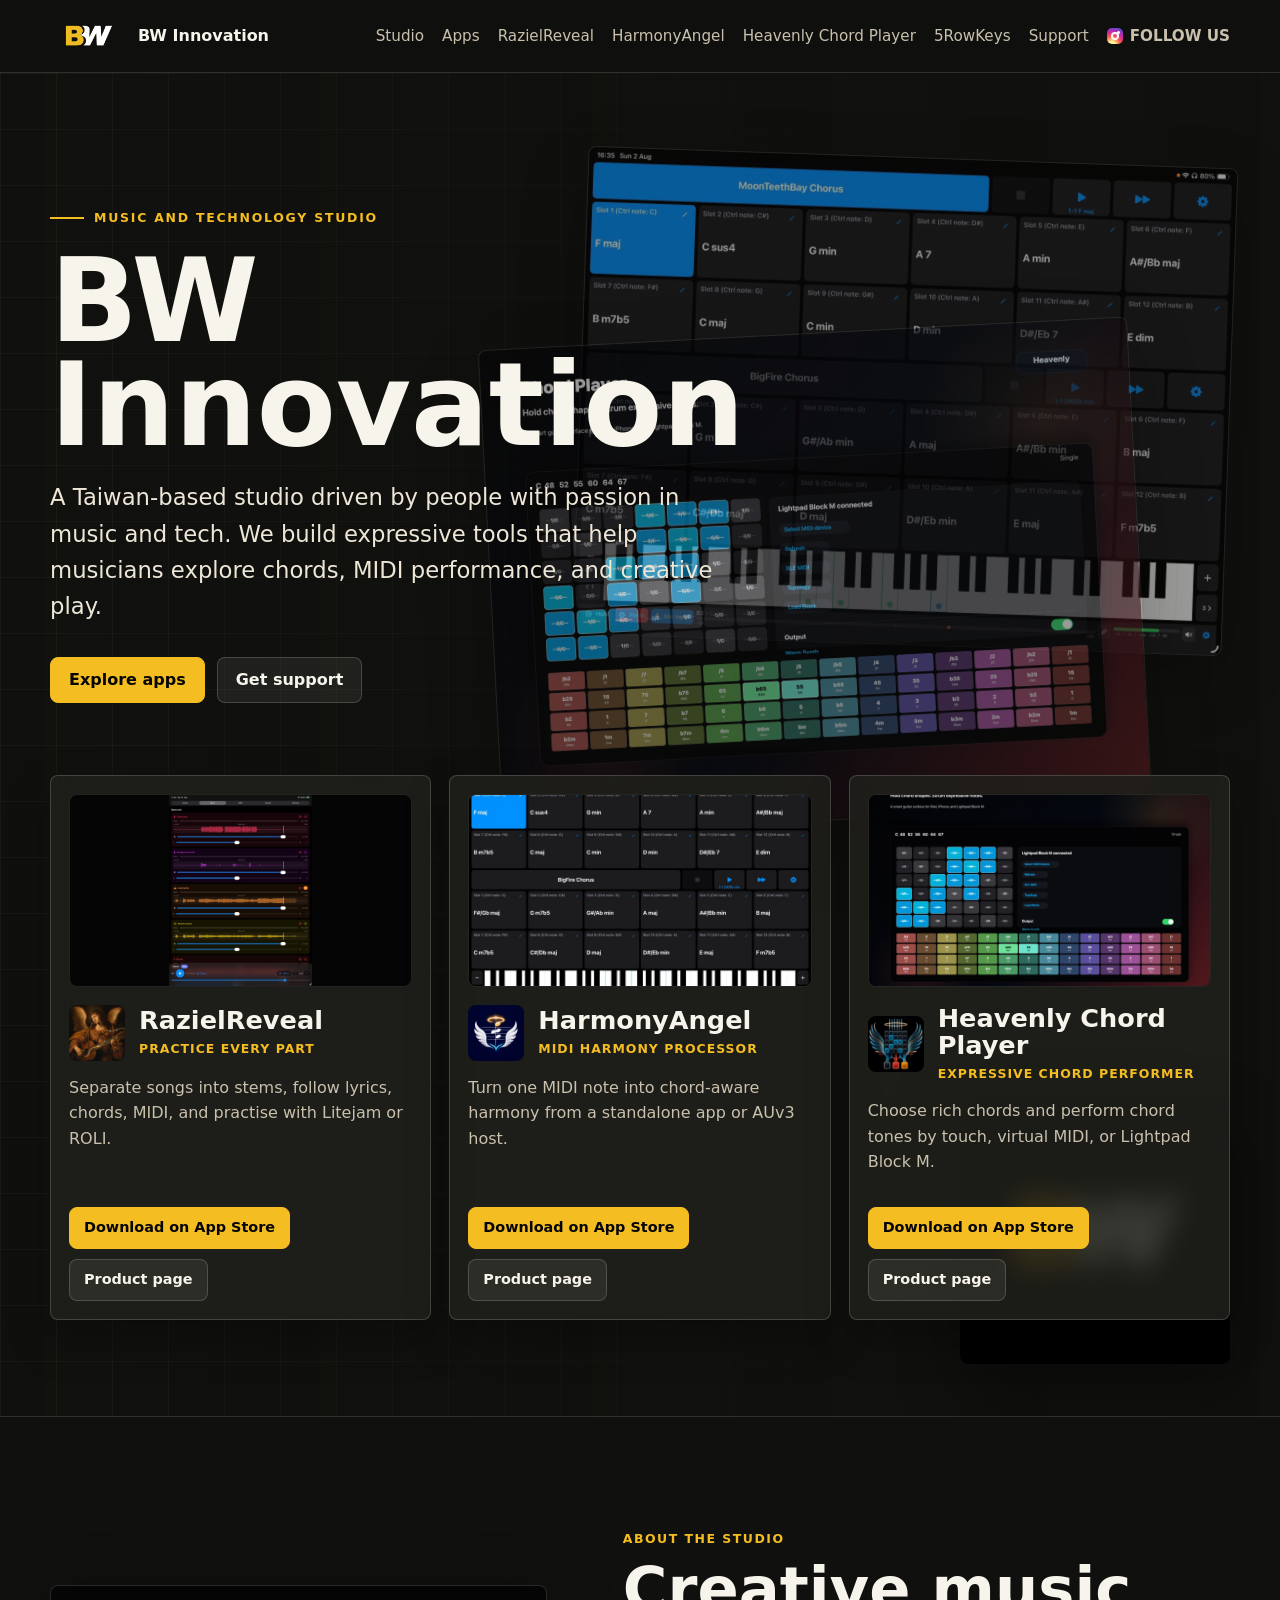
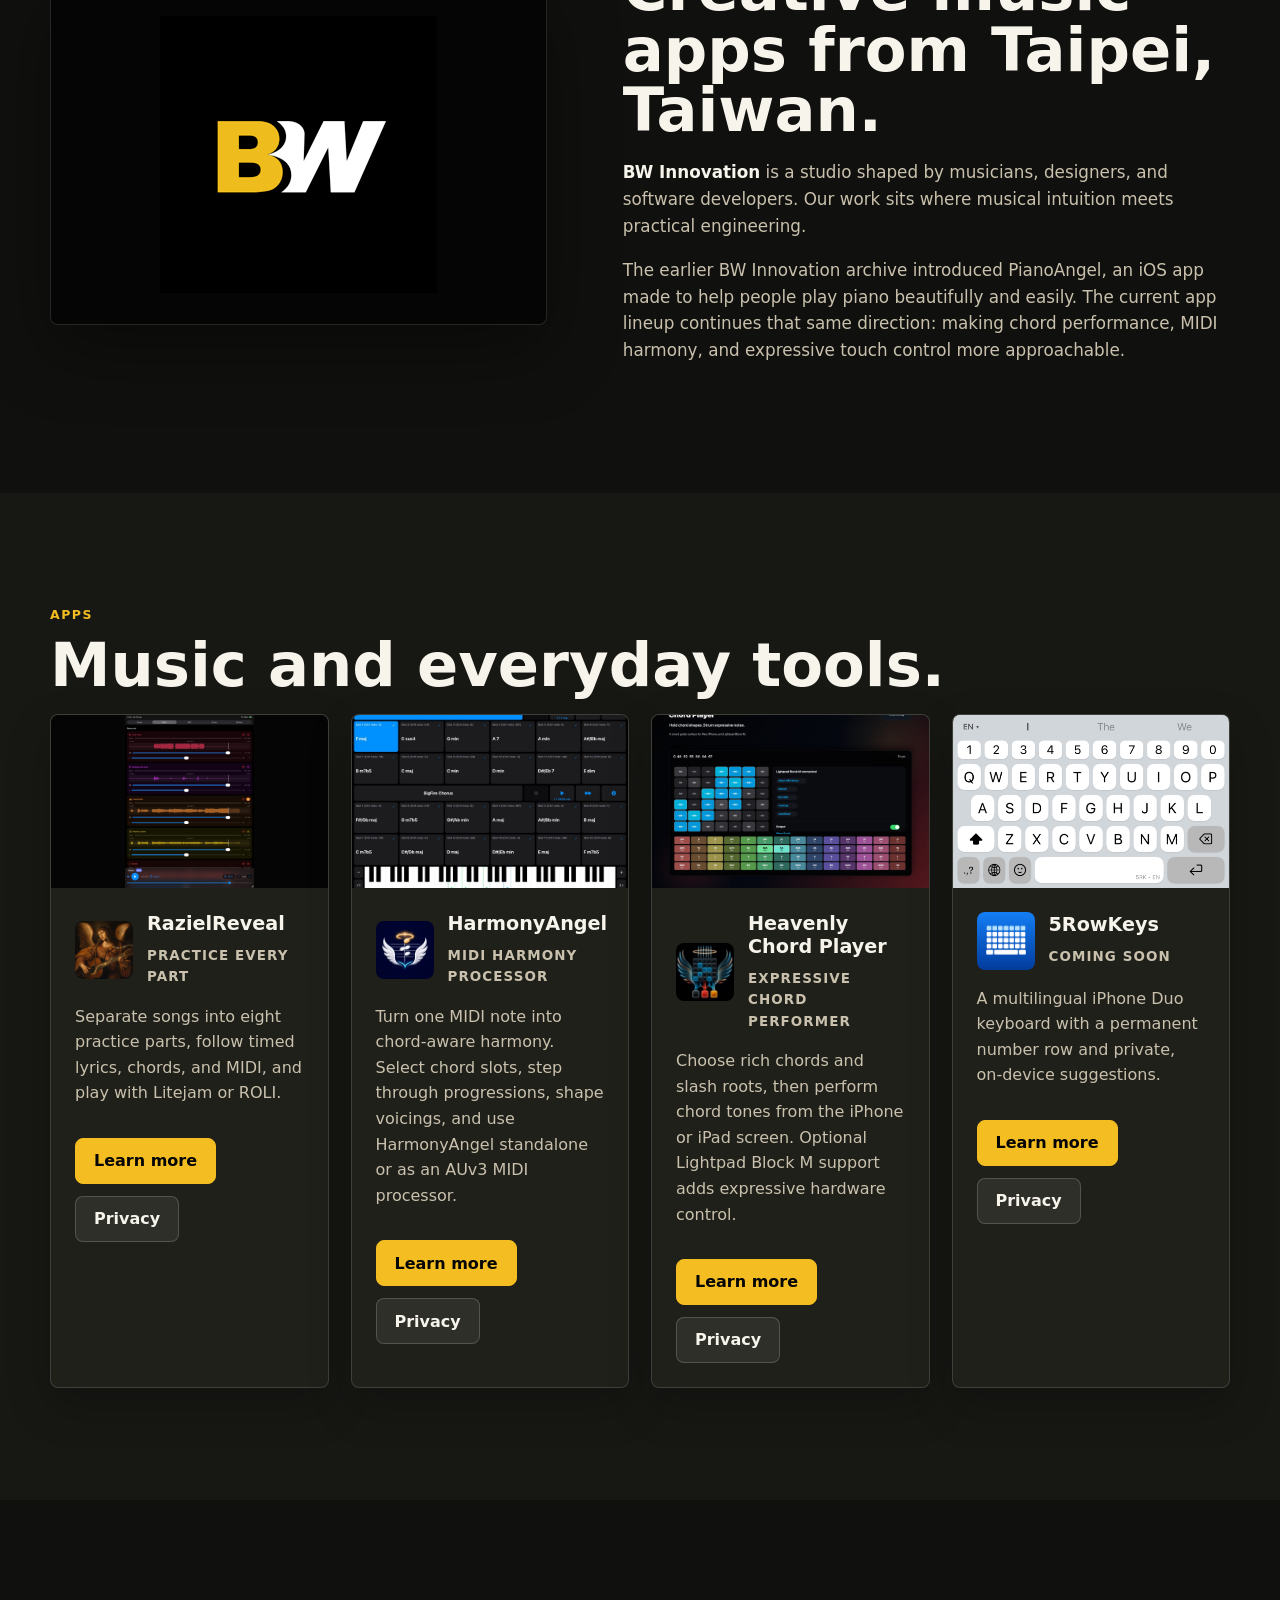
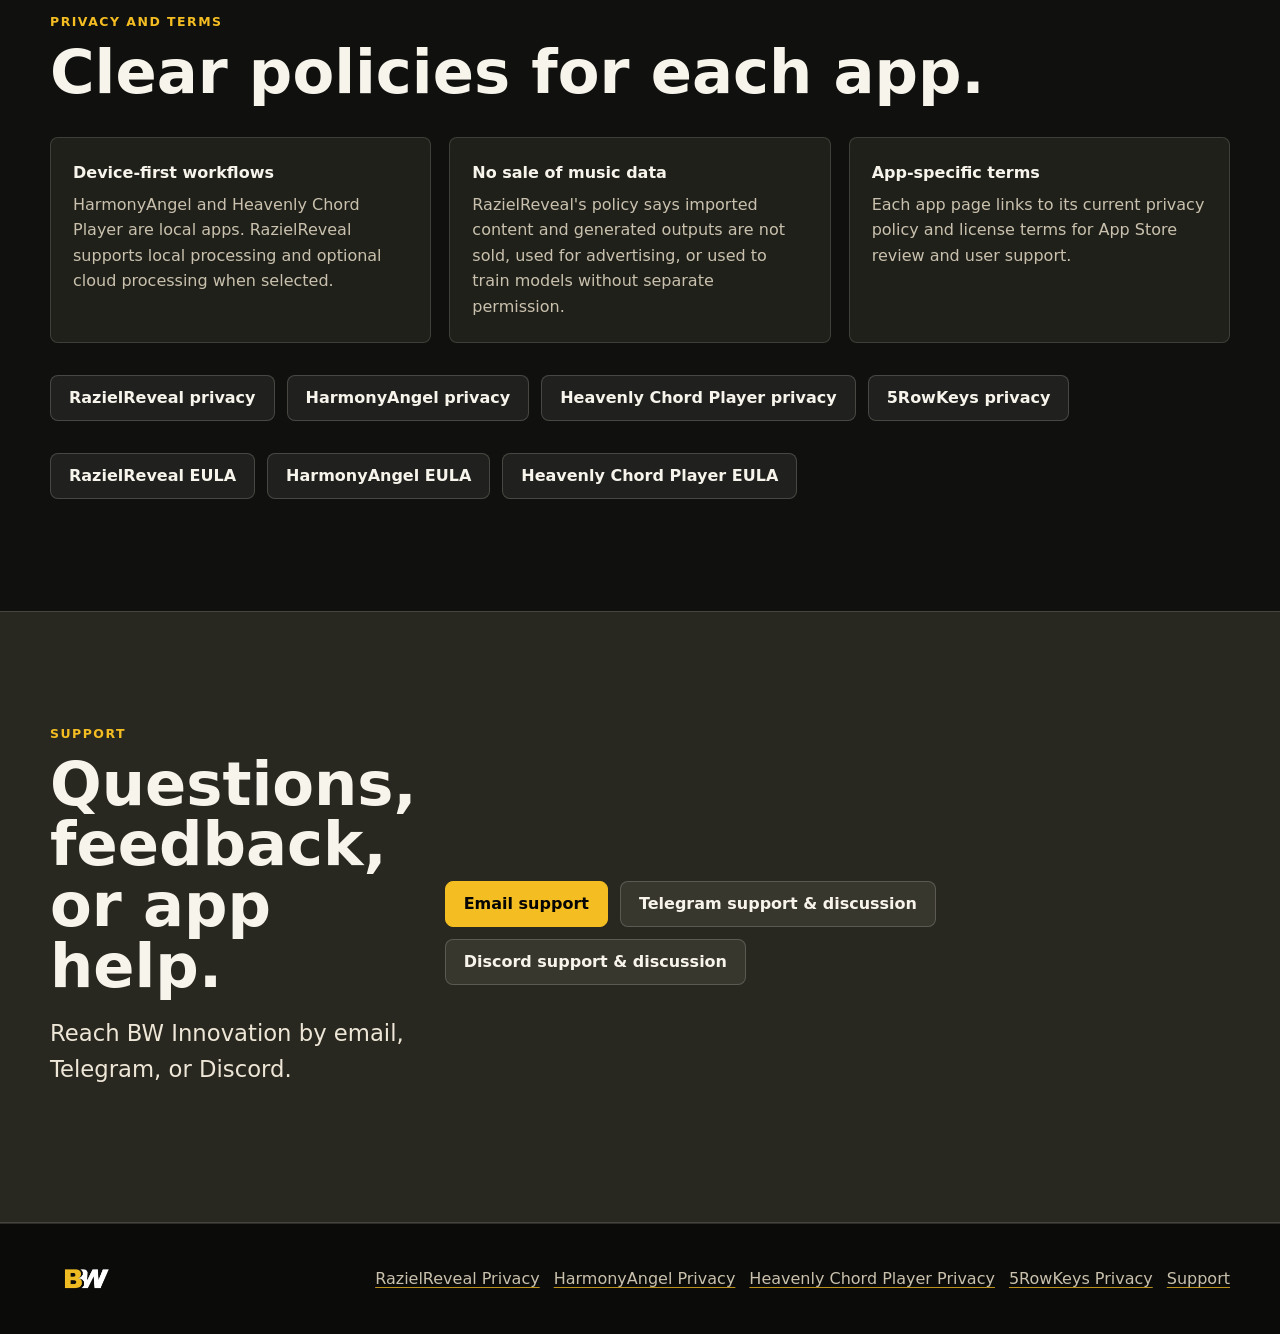
<file: index.html>
<!doctype html>
<html lang="en">
  <head>
    <meta charset="utf-8">
    <meta name="viewport" content="width=device-width, initial-scale=1">
    <title>BW Innovation</title>
    <meta name="description" content="BW Innovation is a music and technology studio creating expressive iOS music apps for musicians, composers, producers, and worship teams.">
    <meta property="og:title" content="BW Innovation">
    <meta property="og:description" content="A studio driven by people with passion in music and tech.">
    <meta property="og:image" content="https://bwinnovationtw.github.io/assets/bw-logo-black-bg.png">
    <meta property="og:type" content="website">
    <meta property="og:url" content="https://bwinnovationtw.github.io/">
    <link rel="icon" href="assets/bw-logo-black-bg.png">
    <link rel="stylesheet" href="styles.css">
  </head>
  <body>
    <a class="skip-link" href="#main">Skip to content</a>
    <header class="site-header">
      <div class="nav-wrap">
        <a class="brand-link" href="index.html" aria-label="BW Innovation home">
          <img src="assets/bw-logo-transparent.png" alt="BW">
          <span>BW Innovation</span>
        </a>
        <nav class="site-nav" aria-label="Main navigation">
          <a href="#studio">Studio</a>
          <a href="#apps">Apps</a>
          <a href="apps/razielreveal/index.html">RazielReveal</a>
          <a href="apps/harmonyangel/index.html">HarmonyAngel</a>
          <a href="apps/heavenly-chord-player/index.html">Heavenly Chord Player</a>
          <a href="apps/5rowkeys/">5RowKeys</a>
          <a href="support/index.html">Support</a>
          <a class="nav-social" href="https://www.instagram.com/bw.innovation.tw" target="_blank" rel="noopener"><span class="instagram-mark" aria-hidden="true"></span>FOLLOW US</a>
        </nav>
      </div>
    </header>

    <main id="main">
      <section class="hero">
        <div class="hero-media" aria-hidden="true">
          <img class="home-shot one" src="assets/harmonyangel-ipad.jpg" alt="">
          <img class="home-shot two" src="assets/heavenly-chord-player-chords.jpg" alt="">
          <img class="hero-logo" src="assets/bw-logo-black-bg.png" alt="">
        </div>
        <div class="hero-inner">
          <div class="hero-copy">
            <p class="eyebrow">Music and technology studio</p>
            <h1>BW Innovation</h1>
            <p class="lede">A Taiwan-based studio driven by people with passion in music and tech. We build expressive tools that help musicians explore chords, MIDI performance, and creative play.</p>
            <div class="hero-actions">
              <a class="button primary" href="#apps">Explore apps</a>
              <a class="button" href="support/index.html">Get support</a>
            </div>
          </div>
          <div class="splash-showcase" aria-label="Featured apps">
            <article class="splash-app">
              <div class="splash-app-media portrait">
                <img src="assets/razielreveal-01-mixer.jpg" alt="RazielReveal stem mixer screen">
              </div>
              <div class="splash-app-header">
                <img src="assets/razielreveal-icon.png" alt="RazielReveal app icon">
                <div>
                  <h2>RazielReveal</h2>
                  <p>Practice Every Part</p>
                </div>
              </div>
              <p>Separate songs into stems, follow lyrics, chords, MIDI, and practise with Litejam or ROLI.</p>
              <div class="splash-actions">
                <a class="button primary" href="https://apps.apple.com/us/app/razielreveal/id6796894139" target="_blank" rel="noopener">Download on App Store</a>
                <a class="button" href="apps/razielreveal/index.html">Product page</a>
              </div>
            </article>

            <article class="splash-app">
              <div class="splash-app-media">
                <img src="assets/harmonyangel-ipad.jpg" alt="HarmonyAngel iPad performance screen">
              </div>
              <div class="splash-app-header">
                <img src="assets/harmonyangel-icon.png" alt="HarmonyAngel app icon">
                <div>
                  <h2>HarmonyAngel</h2>
                  <p>MIDI harmony processor</p>
                </div>
              </div>
              <p>Turn one MIDI note into chord-aware harmony from a standalone app or AUv3 host.</p>
              <div class="splash-actions">
                <a class="button primary" href="https://apps.apple.com/us/app/harmonyangel/id6794364693" target="_blank" rel="noopener">Download on App Store</a>
                <a class="button" href="apps/harmonyangel/index.html">Product page</a>
              </div>
            </article>

            <article class="splash-app">
              <div class="splash-app-media">
                <img src="assets/heavenly-chord-player-chords.jpg" alt="Heavenly Chord Player chord selection screen">
              </div>
              <div class="splash-app-header">
                <img src="assets/heavenly-chord-player-icon.png" alt="Heavenly Chord Player app icon">
                <div>
                  <h2>Heavenly Chord Player</h2>
                  <p>Expressive chord performer</p>
                </div>
              </div>
              <p>Choose rich chords and perform chord tones by touch, virtual MIDI, or Lightpad Block M.</p>
              <div class="splash-actions">
                <a class="button primary" href="https://apps.apple.com/us/app/heavenly-chord-performer/id6790610315" target="_blank" rel="noopener">Download on App Store</a>
                <a class="button" href="apps/heavenly-chord-player/index.html">Product page</a>
              </div>
            </article>
          </div>
        </div>
      </section>

      <section class="section" id="studio">
        <div class="section-inner split">
          <div class="studio-mark">
            <img src="assets/bw-logo-black-bg.png" alt="BW Innovation logo">
          </div>
          <div>
            <p class="section-kicker">About the studio</p>
            <h2>Creative music apps from Taipei, Taiwan.</h2>
            <div class="text-block">
              <p><strong>BW Innovation</strong> is a studio shaped by musicians, designers, and software developers. Our work sits where musical intuition meets practical engineering.</p>
              <p>The earlier BW Innovation archive introduced PianoAngel, an iOS app made to help people play piano beautifully and easily. The current app lineup continues that same direction: making chord performance, MIDI harmony, and expressive touch control more approachable.</p>
            </div>
          </div>
        </div>
      </section>

      <section class="section alt" id="apps">
        <div class="section-inner">
          <p class="section-kicker">Apps</p>
          <h2>Music and everyday tools.</h2>
          <div class="app-grid">
            <article class="app-card">
              <div class="app-card-media portrait">
                <img src="assets/razielreveal-01-mixer.jpg" alt="RazielReveal stem mixer screen">
              </div>
              <div class="app-card-body">
                <div class="app-title-row">
                  <img src="assets/razielreveal-icon.png" alt="RazielReveal app icon">
                  <div>
                    <h3>RazielReveal</h3>
                    <p>Practice Every Part</p>
                  </div>
                </div>
                <p>Separate songs into eight practice parts, follow timed lyrics, chords, and MIDI, and play with Litejam or ROLI.</p>
                <div class="card-actions">
                  <a class="button primary" href="apps/razielreveal/index.html">Learn more</a>
                  <a class="button" href="apps/razielreveal/privacy.html">Privacy</a>
                </div>
              </div>
            </article>

            <article class="app-card">
              <div class="app-card-media">
                <img src="assets/harmonyangel-ipad.jpg" alt="HarmonyAngel iPad performance screen">
              </div>
              <div class="app-card-body">
                <div class="app-title-row">
                  <img src="assets/harmonyangel-icon.png" alt="HarmonyAngel app icon">
                  <div>
                    <h3>HarmonyAngel</h3>
                    <p>MIDI harmony processor</p>
                  </div>
                </div>
                <p>Turn one MIDI note into chord-aware harmony. Select chord slots, step through progressions, shape voicings, and use HarmonyAngel standalone or as an AUv3 MIDI processor.</p>
                <div class="card-actions">
                  <a class="button primary" href="apps/harmonyangel/index.html">Learn more</a>
                  <a class="button" href="apps/harmonyangel/privacy.html">Privacy</a>
                </div>
              </div>
            </article>

            <article class="app-card">
              <div class="app-card-media">
                <img src="assets/heavenly-chord-player-chords.jpg" alt="Heavenly Chord Player chord selection screen">
              </div>
              <div class="app-card-body">
                <div class="app-title-row">
                  <img src="assets/heavenly-chord-player-icon.png" alt="Heavenly Chord Player app icon">
                  <div>
                    <h3>Heavenly Chord Player</h3>
                    <p>Expressive chord performer</p>
                  </div>
                </div>
                <p>Choose rich chords and slash roots, then perform chord tones from the iPhone or iPad screen. Optional Lightpad Block M support adds expressive hardware control.</p>
                <div class="card-actions">
                  <a class="button primary" href="apps/heavenly-chord-player/index.html">Learn more</a>
                  <a class="button" href="apps/heavenly-chord-player/privacy.html">Privacy</a>
                </div>
              </div>
            </article>

            <article class="app-card">
              <div class="app-card-media keys-catalog-media">
                <img src="assets/5rowkeys-keyboard.webp" alt="5RowKeys keyboard with a permanent number row" width="1080" height="680" loading="lazy">
              </div>
              <div class="app-card-body">
                <div class="app-title-row">
                  <img src="assets/5rowkeys-icon.png" alt="" width="58" height="58" loading="lazy">
                  <div>
                    <h3>5RowKeys</h3>
                    <p>Coming soon</p>
                  </div>
                </div>
                <p>A multilingual iPhone Duo keyboard with a permanent number row and private, on-device suggestions.</p>
                <div class="card-actions">
                  <a class="button primary" href="apps/5rowkeys/">Learn more</a>
                  <a class="button" href="apps/5rowkeys/privacy.html">Privacy</a>
                </div>
              </div>
            </article>
          </div>
        </div>
      </section>

      <section class="section">
        <div class="section-inner">
          <p class="section-kicker">Privacy and terms</p>
          <h2>Clear policies for each app.</h2>
          <div class="privacy-summary">
            <div class="privacy-point">
              <strong>Device-first workflows</strong>
              <span>HarmonyAngel and Heavenly Chord Player are local apps. RazielReveal supports local processing and optional cloud processing when selected.</span>
            </div>
            <div class="privacy-point">
              <strong>No sale of music data</strong>
              <span>RazielReveal's policy says imported content and generated outputs are not sold, used for advertising, or used to train models without separate permission.</span>
            </div>
            <div class="privacy-point">
              <strong>App-specific terms</strong>
              <span>Each app page links to its current privacy policy and license terms for App Store review and user support.</span>
            </div>
          </div>
          <div class="policy-actions">
            <a class="button" href="apps/razielreveal/privacy.html">RazielReveal privacy</a>
            <a class="button" href="apps/harmonyangel/privacy.html">HarmonyAngel privacy</a>
            <a class="button" href="apps/heavenly-chord-player/privacy.html">Heavenly Chord Player privacy</a>
            <a class="button" href="apps/5rowkeys/privacy.html">5RowKeys privacy</a>
          </div>
          <div class="policy-actions">
            <a class="button" href="apps/razielreveal/eula.html">RazielReveal EULA</a>
            <a class="button" href="apps/harmonyangel/eula.html">HarmonyAngel EULA</a>
            <a class="button" href="apps/heavenly-chord-player/eula.html">Heavenly Chord Player EULA</a>
          </div>
        </div>
      </section>

      <section class="section support-band">
        <div class="section-inner support-panel">
          <div>
            <p class="section-kicker">Support</p>
            <h2>Questions, feedback, or app help.</h2>
            <p class="lede">Reach BW Innovation by email, Telegram, or Discord.</p>
          </div>
          <div class="support-actions">
            <a class="button primary" href="mailto:bw.innovation.tw@gmail.com">Email support</a>
            <a class="button" href="https://t.me/bwinnovationtw">Telegram support &amp; discussion</a>
            <a class="button" href="https://discord.gg/x7wb2KQFrJ">Discord support &amp; discussion</a>
          </div>
        </div>
      </section>
    </main>

    <footer class="footer">
      <div class="footer-inner">
        <img src="assets/bw-logo-transparent.png" alt="BW Innovation">
        <div class="footer-links">
          <a href="apps/razielreveal/privacy.html">RazielReveal Privacy</a>
          <a href="apps/harmonyangel/privacy.html">HarmonyAngel Privacy</a>
          <a href="apps/heavenly-chord-player/privacy.html">Heavenly Chord Player Privacy</a>
          <a href="apps/5rowkeys/privacy.html">5RowKeys Privacy</a>
          <a href="support/index.html">Support</a>
        </div>
      </div>
    </footer>
  </body>
</html>
</file>
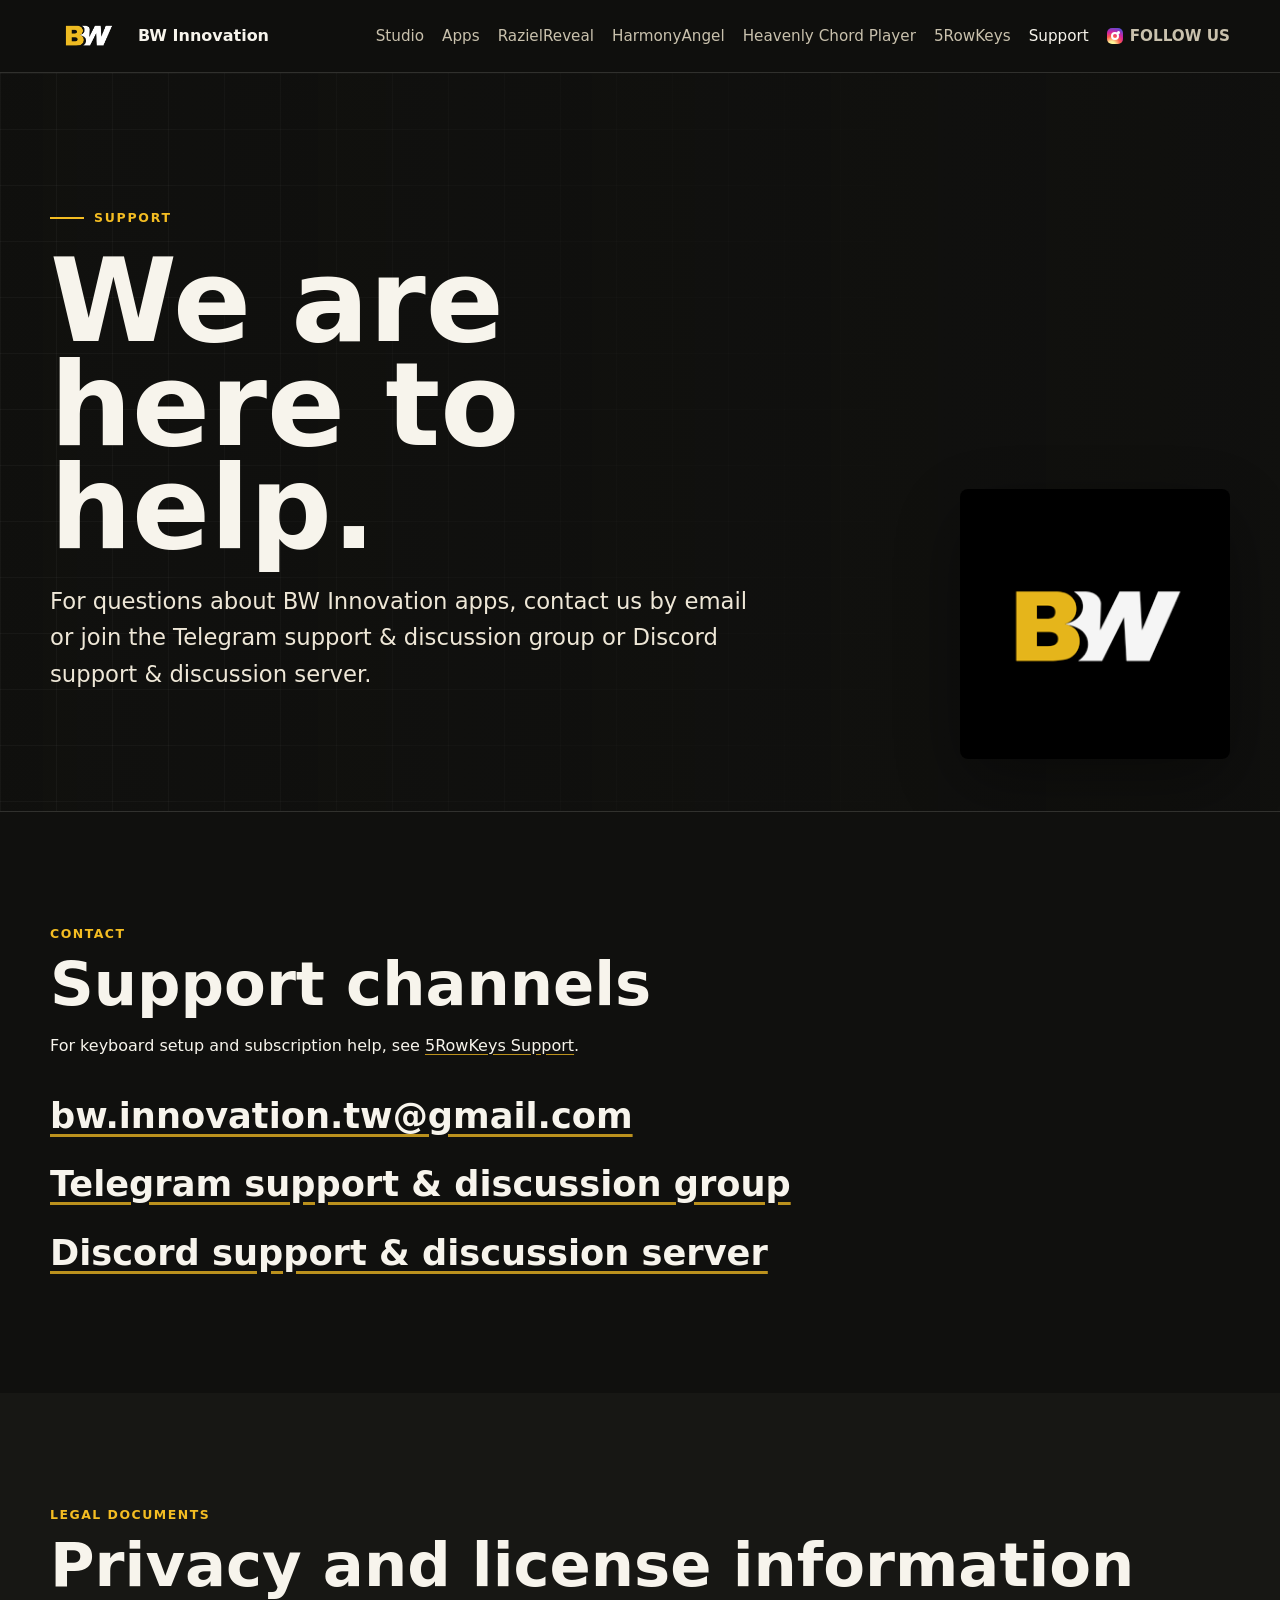
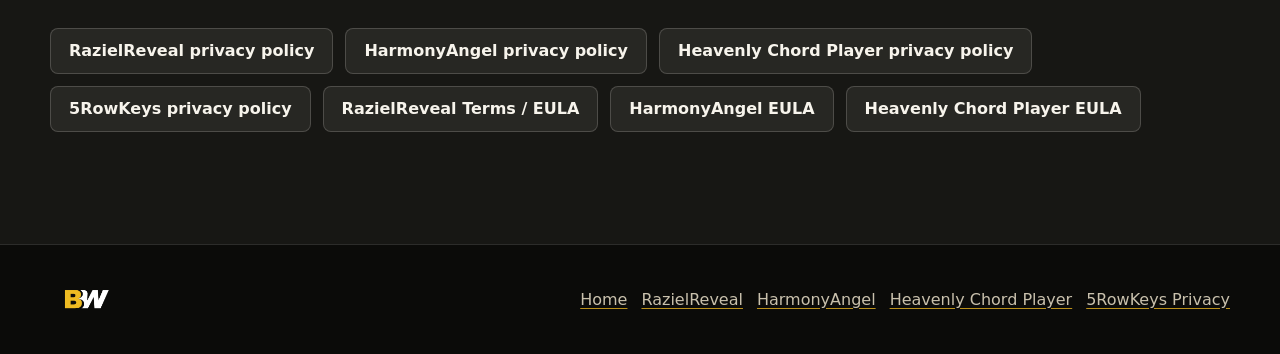
<file: support/index.html>
<!doctype html>
<html lang="en">
  <head>
    <meta charset="utf-8">
    <meta name="viewport" content="width=device-width, initial-scale=1">
    <title>Support | BW Innovation</title>
    <meta name="description" content="Contact BW Innovation for support by email, Telegram, or Discord.">
    <meta property="og:title" content="BW Innovation Support">
    <meta property="og:description" content="Contact BW Innovation for app support.">
    <meta property="og:url" content="https://bwinnovationtw.github.io/support/">
    <link rel="icon" href="../assets/bw-logo-black-bg.png">
    <link rel="stylesheet" href="../styles.css">
  </head>
  <body>
    <a class="skip-link" href="#main">Skip to content</a>
    <header class="site-header">
      <div class="nav-wrap">
        <a class="brand-link" href="../index.html" aria-label="BW Innovation home">
          <img src="../assets/bw-logo-transparent.png" alt="BW">
          <span>BW Innovation</span>
        </a>
        <nav class="site-nav" aria-label="Main navigation">
          <a href="../index.html#studio">Studio</a>
          <a href="../index.html#apps">Apps</a>
          <a href="../apps/razielreveal/index.html">RazielReveal</a>
          <a href="../apps/harmonyangel/index.html">HarmonyAngel</a>
          <a href="../apps/heavenly-chord-player/index.html">Heavenly Chord Player</a>
          <a href="../apps/5rowkeys/">5RowKeys</a>
          <a href="index.html" aria-current="page">Support</a>
          <a class="nav-social" href="https://www.instagram.com/bw.innovation.tw" target="_blank" rel="noopener"><span class="instagram-mark" aria-hidden="true"></span>FOLLOW US</a>
        </nav>
      </div>
    </header>

    <main id="main">
      <section class="hero">
        <div class="hero-media" aria-hidden="true">
          <img class="hero-logo" src="../assets/bw-logo-black-bg.png" alt="">
        </div>
        <div class="hero-inner">
          <div class="hero-copy">
            <p class="eyebrow">Support</p>
            <h1>We are here to help.</h1>
            <p class="lede">For questions about BW Innovation apps, contact us by email or join the Telegram support &amp; discussion group or Discord support &amp; discussion server.</p>
          </div>
        </div>
      </section>

      <section class="section">
        <div class="section-inner">
          <p class="section-kicker">Contact</p>
          <h2>Support channels</h2>
          <p>For keyboard setup and subscription help, see <a href="../apps/5rowkeys/support.html">5RowKeys Support</a>.</p>
          <ul class="contact-list">
            <li><a href="mailto:bw.innovation.tw@gmail.com">bw.innovation.tw@gmail.com</a></li>
            <li><a href="https://t.me/bwinnovationtw">Telegram support &amp; discussion group</a></li>
            <li><a href="https://discord.gg/x7wb2KQFrJ">Discord support &amp; discussion server</a></li>
          </ul>
        </div>
      </section>

      <section class="section alt">
        <div class="section-inner">
          <p class="section-kicker">Legal documents</p>
          <h2>Privacy and license information</h2>
          <div class="policy-actions">
            <a class="button" href="../apps/razielreveal/privacy.html">RazielReveal privacy policy</a>
            <a class="button" href="../apps/harmonyangel/privacy.html">HarmonyAngel privacy policy</a>
            <a class="button" href="../apps/heavenly-chord-player/privacy.html">Heavenly Chord Player privacy policy</a>
            <a class="button" href="../apps/5rowkeys/privacy.html">5RowKeys privacy policy</a>
            <a class="button" href="../apps/razielreveal/eula.html">RazielReveal Terms / EULA</a>
            <a class="button" href="../apps/harmonyangel/eula.html">HarmonyAngel EULA</a>
            <a class="button" href="../apps/heavenly-chord-player/eula.html">Heavenly Chord Player EULA</a>
          </div>
        </div>
      </section>
    </main>

    <footer class="footer">
      <div class="footer-inner">
        <img src="../assets/bw-logo-transparent.png" alt="BW Innovation">
        <div class="footer-links">
          <a href="../index.html">Home</a>
          <a href="../apps/razielreveal/index.html">RazielReveal</a>
          <a href="../apps/harmonyangel/index.html">HarmonyAngel</a>
          <a href="../apps/heavenly-chord-player/index.html">Heavenly Chord Player</a>
          <a href="../apps/5rowkeys/privacy.html">5RowKeys Privacy</a>
        </div>
      </div>
    </footer>
  </body>
</html>
</file>
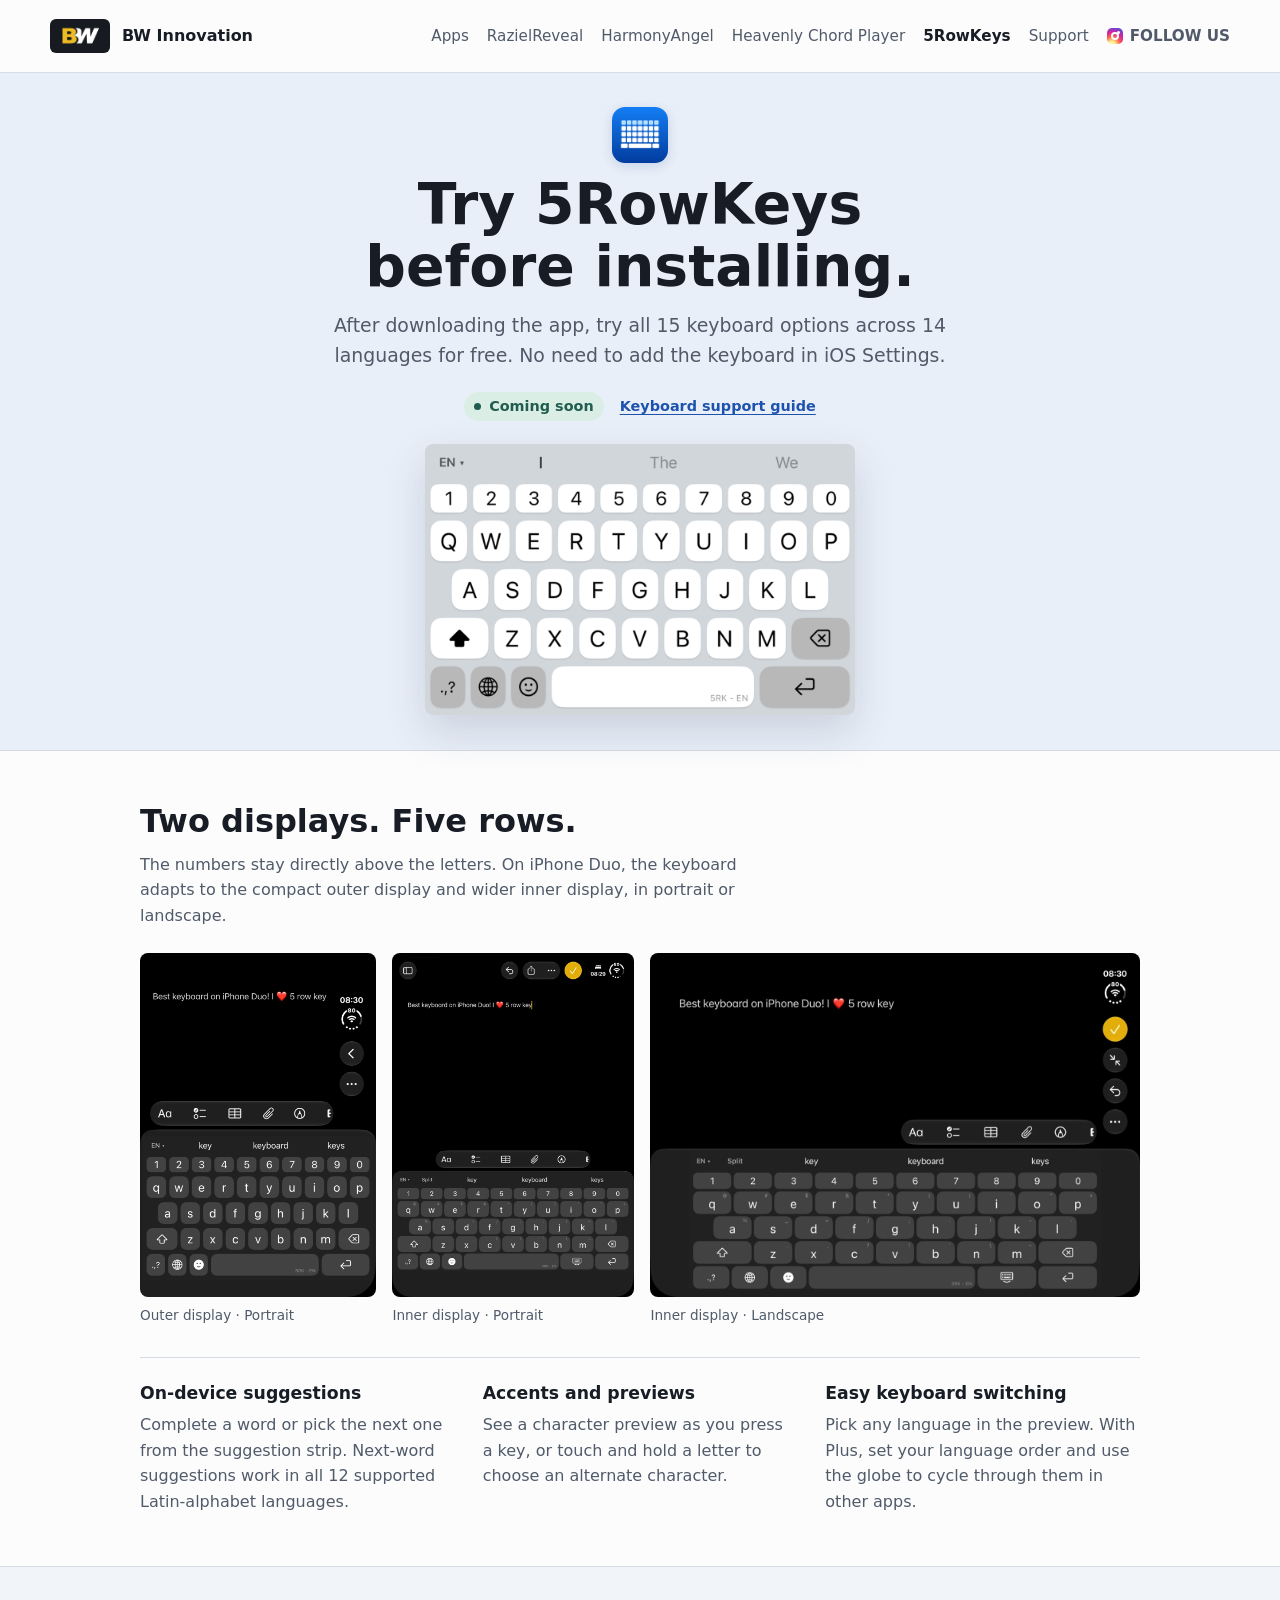
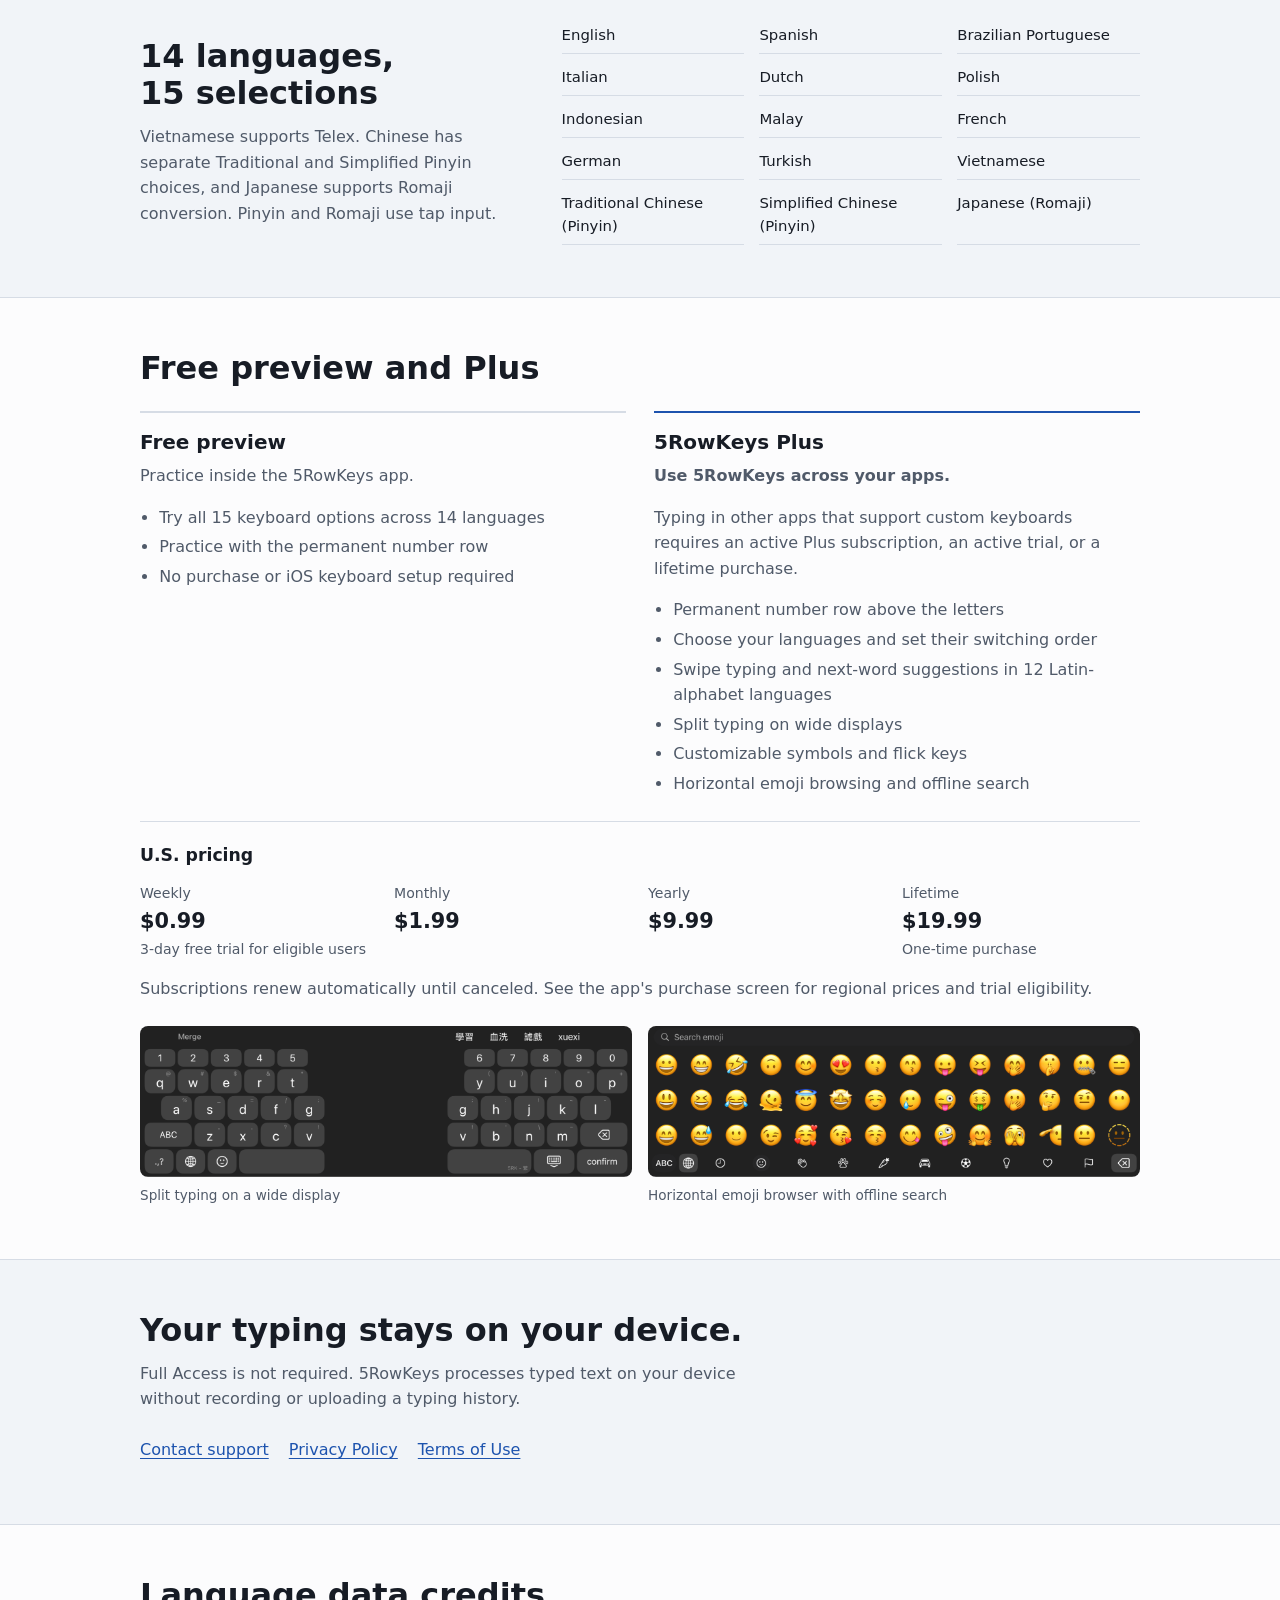
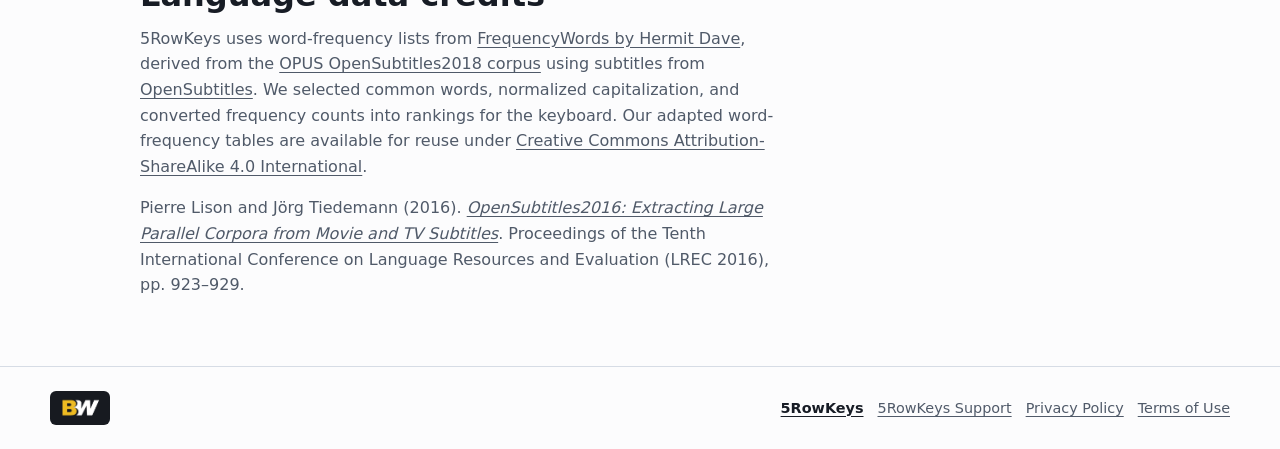
<file: apps/5rowkeys/index.html>
<!doctype html>
<html lang="en">
  <head>
    <meta charset="utf-8">
    <meta name="viewport" content="width=device-width, initial-scale=1">
    <meta name="color-scheme" content="light dark">
    <title>5RowKeys | BW Innovation</title>
    <meta name="description" content="Try all 15 keyboard options in 14 languages for free inside 5RowKeys. Use the five-row keyboard in other supported apps with 5RowKeys Plus.">
    <link rel="canonical" href="https://bwinnovationtw.github.io/apps/5rowkeys/">
    <link rel="icon" href="../../assets/5rowkeys-icon.png">
    <link rel="apple-touch-icon" href="../../assets/5rowkeys-icon.png">
    <link rel="stylesheet" href="../../styles.css">
    <link rel="stylesheet" href="styles.css">
    <meta property="og:type" content="website">
    <meta property="og:title" content="5RowKeys">
    <meta property="og:description" content="Try 5RowKeys before installing. Practice in 14 languages for free, then use 5RowKeys across your apps with Plus.">
    <meta property="og:url" content="https://bwinnovationtw.github.io/apps/5rowkeys/">
    <meta property="og:image" content="https://bwinnovationtw.github.io/assets/5rowkeys-keyboard.webp">
    <meta property="og:image:alt" content="5RowKeys keyboard with a permanent number row and 5RK on the space key">
  </head>
  <body class="keys-site">
    <a class="skip-link" href="#main">Skip to content</a>
    <header class="site-header">
      <div class="nav-wrap">
        <a class="brand-link" href="../../index.html" aria-label="BW Innovation home">
          <img src="../../assets/bw-logo-transparent.png" alt="" width="277" height="160">
          <span>BW Innovation</span>
        </a>
        <nav class="site-nav" aria-label="Main navigation">
          <a href="../../index.html#apps">Apps</a>
          <a href="../razielreveal/index.html">RazielReveal</a>
          <a href="../harmonyangel/index.html">HarmonyAngel</a>
          <a href="../heavenly-chord-player/index.html">Heavenly Chord Player</a>
          <a href="./" aria-current="page">5RowKeys</a>
          <a href="../../support/index.html">Support</a>
          <a class="nav-social" href="https://www.instagram.com/bw.innovation.tw" target="_blank" rel="noopener"><span class="instagram-mark" aria-hidden="true"></span>FOLLOW US</a>
        </nav>
      </div>
    </header>

    <main id="main">
      <section class="keys-hero" aria-labelledby="product-title">
        <div class="keys-wrap">
          <img class="keys-icon" src="../../assets/5rowkeys-icon.png" alt="" width="56" height="56">
          <h1 id="product-title">Try 5RowKeys before installing.</h1>
          <p class="keys-tagline">After downloading the app, try all 15 keyboard options across 14 languages for free. No need to add the keyboard in iOS Settings.</p>
          <div class="keys-hero-actions">
            <span class="keys-status">Coming soon</span>
            <a href="support.html">Keyboard support guide</a>
          </div>
          <figure class="keys-hero-preview">
            <img src="../../assets/5rowkeys-keyboard.webp" width="1080" height="680" fetchpriority="high" alt="5RowKeys light keyboard with digits 1 to 0 above QWERTY and 5RK - EN on the space key">
          </figure>
        </div>
      </section>

      <section class="keys-band" aria-labelledby="layouts">
        <div class="keys-wrap">
          <h2 id="layouts">Two displays. Five rows.</h2>
          <p class="keys-prose">The numbers stay directly above the letters. On iPhone Duo, the keyboard adapts to the compact outer display and wider inner display, in portrait or landscape.</p>
          <div class="keys-mode-gallery">
            <figure class="keys-preview">
              <a href="../../assets/5rowkeys-outer-portrait.webp" aria-label="Open full-size outer portrait screenshot">
                <img src="../../assets/5rowkeys-outer-portrait.webp" width="879" height="1280" loading="lazy" alt="5RowKeys in Notes on the compact outer display, with the number row and suggestions above the letters">
              </a>
              <figcaption>Outer display &middot; Portrait</figcaption>
            </figure>
            <figure class="keys-preview">
              <a href="../../assets/5rowkeys-inner-portrait.webp" aria-label="Open full-size inner portrait screenshot">
                <img src="../../assets/5rowkeys-inner-portrait.webp" width="900" height="1280" loading="lazy" alt="5RowKeys in Notes on the inner display in portrait, with a wide layout and Split control">
              </a>
              <figcaption>Inner display &middot; Portrait</figcaption>
            </figure>
            <figure class="keys-preview">
              <a href="../../assets/5rowkeys-inner-landscape.webp" aria-label="Open full-size inner landscape screenshot">
                <img src="../../assets/5rowkeys-inner-landscape.webp" width="1280" height="900" loading="lazy" alt="5RowKeys spanning the bottom of a note on the inner display in landscape">
              </a>
              <figcaption>Inner display &middot; Landscape</figcaption>
            </figure>
          </div>

          <div class="keys-feature-row">
            <div>
              <h3>On-device suggestions</h3>
              <p>Complete a word or pick the next one from the suggestion strip. Next-word suggestions work in all 12 supported Latin-alphabet languages.</p>
            </div>
            <div>
              <h3>Accents and previews</h3>
              <p>See a character preview as you press a key, or touch and hold a letter to choose an alternate character.</p>
            </div>
            <div>
              <h3>Easy keyboard switching</h3>
              <p>Pick any language in the preview. With Plus, set your language order and use the globe to cycle through them in other apps.</p>
            </div>
          </div>
        </div>
      </section>

      <section class="keys-band keys-alt" aria-labelledby="languages">
        <div class="keys-wrap keys-layout">
          <div>
            <h2 id="languages">14 languages, 15 selections</h2>
            <p>Vietnamese supports Telex. Chinese has separate Traditional and Simplified Pinyin choices, and Japanese supports Romaji conversion. Pinyin and Romaji use tap input.</p>
          </div>
          <ul class="keys-languages" role="list" aria-label="Supported language selections">
            <li>English</li>
            <li>Spanish</li>
            <li>Brazilian Portuguese</li>
            <li>Italian</li>
            <li>Dutch</li>
            <li>Polish</li>
            <li>Indonesian</li>
            <li>Malay</li>
            <li>French</li>
            <li>German</li>
            <li>Turkish</li>
            <li>Vietnamese</li>
            <li>Traditional Chinese (Pinyin)</li>
            <li>Simplified Chinese (Pinyin)</li>
            <li>Japanese (Romaji)</li>
          </ul>
        </div>
      </section>

      <section class="keys-band" aria-labelledby="plans">
        <div class="keys-wrap">
          <h2 id="plans">Free preview and Plus</h2>
          <div class="keys-comparison">
            <div>
              <h3>Free preview</h3>
              <p>Practice inside the 5RowKeys app.</p>
              <ul>
                <li>Try all 15 keyboard options across 14 languages</li>
                <li>Practice with the permanent number row</li>
                <li>No purchase or iOS keyboard setup required</li>
              </ul>
            </div>
            <div>
              <h3>5RowKeys Plus</h3>
              <p><strong>Use 5RowKeys across your apps.</strong></p>
              <p>Typing in other apps that support custom keyboards requires an active Plus subscription, an active trial, or a lifetime purchase.</p>
              <ul>
                <li>Permanent number row above the letters</li>
                <li>Choose your languages and set their switching order</li>
                <li>Swipe typing and next-word suggestions in 12 Latin-alphabet languages</li>
                <li>Split typing on wide displays</li>
                <li>Customizable symbols and flick keys</li>
                <li>Horizontal emoji browsing and offline search</li>
              </ul>
            </div>
          </div>

          <div class="keys-pricing" aria-labelledby="pricing-title">
            <h3 id="pricing-title">U.S. pricing</h3>
            <dl class="keys-prices">
              <div><dt>Weekly</dt><dd>$0.99</dd><dd class="keys-price-note">3-day free trial for eligible users</dd></div>
              <div><dt>Monthly</dt><dd>$1.99</dd></div>
              <div><dt>Yearly</dt><dd>$9.99</dd></div>
              <div><dt>Lifetime</dt><dd>$19.99</dd><dd class="keys-price-note">One-time purchase</dd></div>
            </dl>
            <p>Subscriptions renew automatically until canceled. See the app's purchase screen for regional prices and trial eligibility.</p>
          </div>

          <div class="keys-plus-previews">
            <figure class="keys-preview">
              <img src="../../assets/5rowkeys-split.webp" width="1440" height="443" loading="lazy" alt="A split 5RowKeys layout with keys divided into two thumb zones and Traditional Pinyin candidates on the right">
              <figcaption>Split typing on a wide display</figcaption>
            </figure>
            <figure class="keys-preview">
              <img src="../../assets/5rowkeys-emoji.webp" width="1440" height="443" loading="lazy" alt="The emoji picker with a search field, emoji rows, and category shortcuts">
              <figcaption>Horizontal emoji browser with offline search</figcaption>
            </figure>
          </div>
        </div>
      </section>

      <section class="keys-band keys-alt" aria-labelledby="private">
        <div class="keys-wrap">
          <h2 id="private">Your typing stays on your device.</h2>
          <p class="keys-prose">Full Access is not required. 5RowKeys processes typed text on your device without recording or uploading a typing history.</p>
          <div class="keys-links">
            <a href="support.html#contact">Contact support</a>
            <a href="privacy.html">Privacy Policy</a>
            <a href="https://www.apple.com/legal/internet-services/itunes/dev/stdeula/">Terms of Use</a>
          </div>
        </div>
      </section>
      <section class="keys-band" aria-labelledby="language-data-credits">
        <div class="keys-wrap">
          <h2 id="language-data-credits">Language data credits</h2>
          <p class="keys-prose">5RowKeys uses word-frequency lists from <a href="https://github.com/hermitdave/FrequencyWords">FrequencyWords by Hermit Dave</a>, derived from the <a href="https://github.com/Helsinki-NLP/OPUS/blob/main/corpus/OpenSubtitles/v2018/README">OPUS OpenSubtitles2018 corpus</a> using subtitles from <a href="https://www.opensubtitles.org/">OpenSubtitles</a>. We selected common words, normalized capitalization, and converted frequency counts into rankings for the keyboard. Our adapted word-frequency tables are available for reuse under <a href="https://creativecommons.org/licenses/by-sa/4.0/">Creative Commons Attribution-ShareAlike 4.0 International</a>.</p>
          <p class="keys-prose">Pierre Lison and J&ouml;rg Tiedemann (2016). <cite><a href="https://aclanthology.org/L16-1147/">OpenSubtitles2016: Extracting Large Parallel Corpora from Movie and TV Subtitles</a></cite>. Proceedings of the Tenth International Conference on Language Resources and Evaluation (LREC 2016), pp. 923&ndash;929.</p>
        </div>
      </section>
    </main>

    <footer class="footer">
      <div class="footer-inner">
        <a href="../../index.html" aria-label="BW Innovation home"><img src="../../assets/bw-logo-transparent.png" alt="" width="277" height="160"></a>
        <nav class="footer-links" aria-label="Footer navigation">
          <a href="./" aria-current="page">5RowKeys</a>
          <a href="support.html">5RowKeys Support</a>
          <a href="privacy.html">Privacy Policy</a>
          <a href="https://www.apple.com/legal/internet-services/itunes/dev/stdeula/">Terms of Use</a>
        </nav>
      </div>
    </footer>
  </body>
</html>
</file>
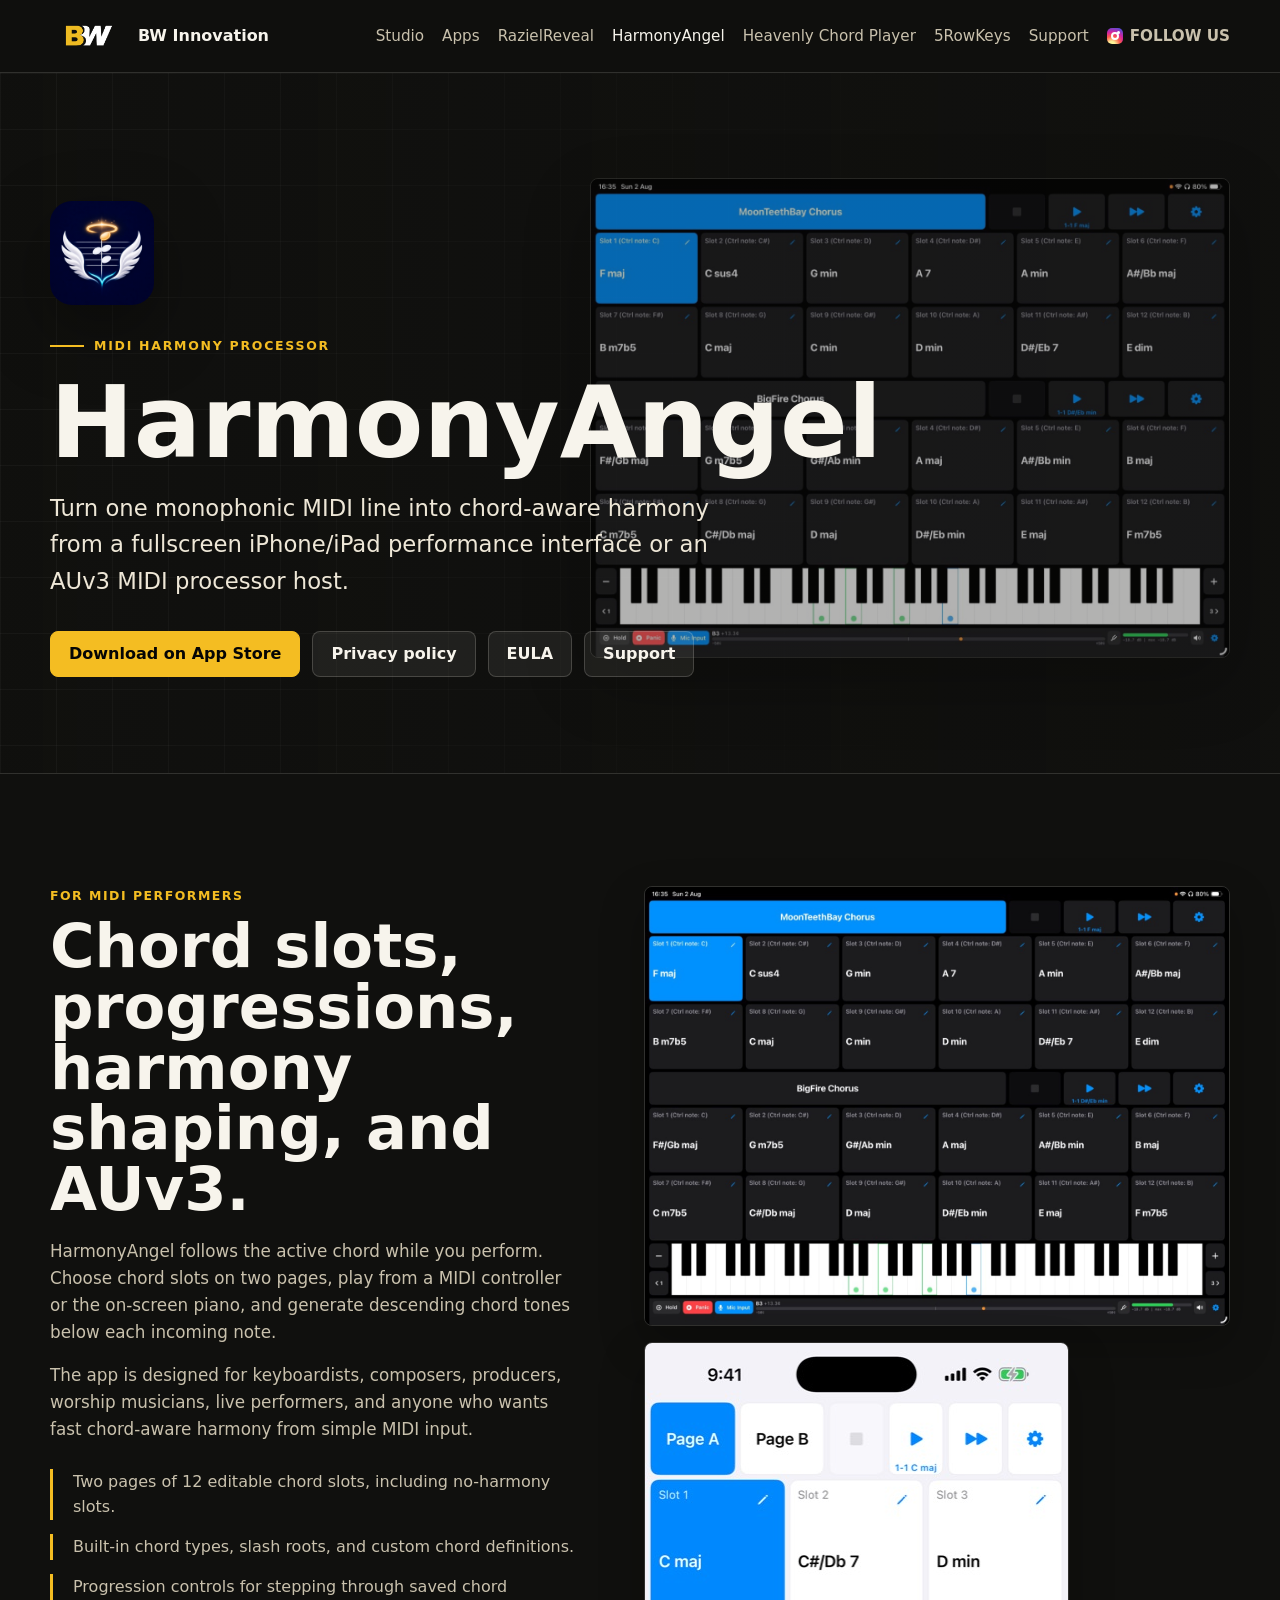
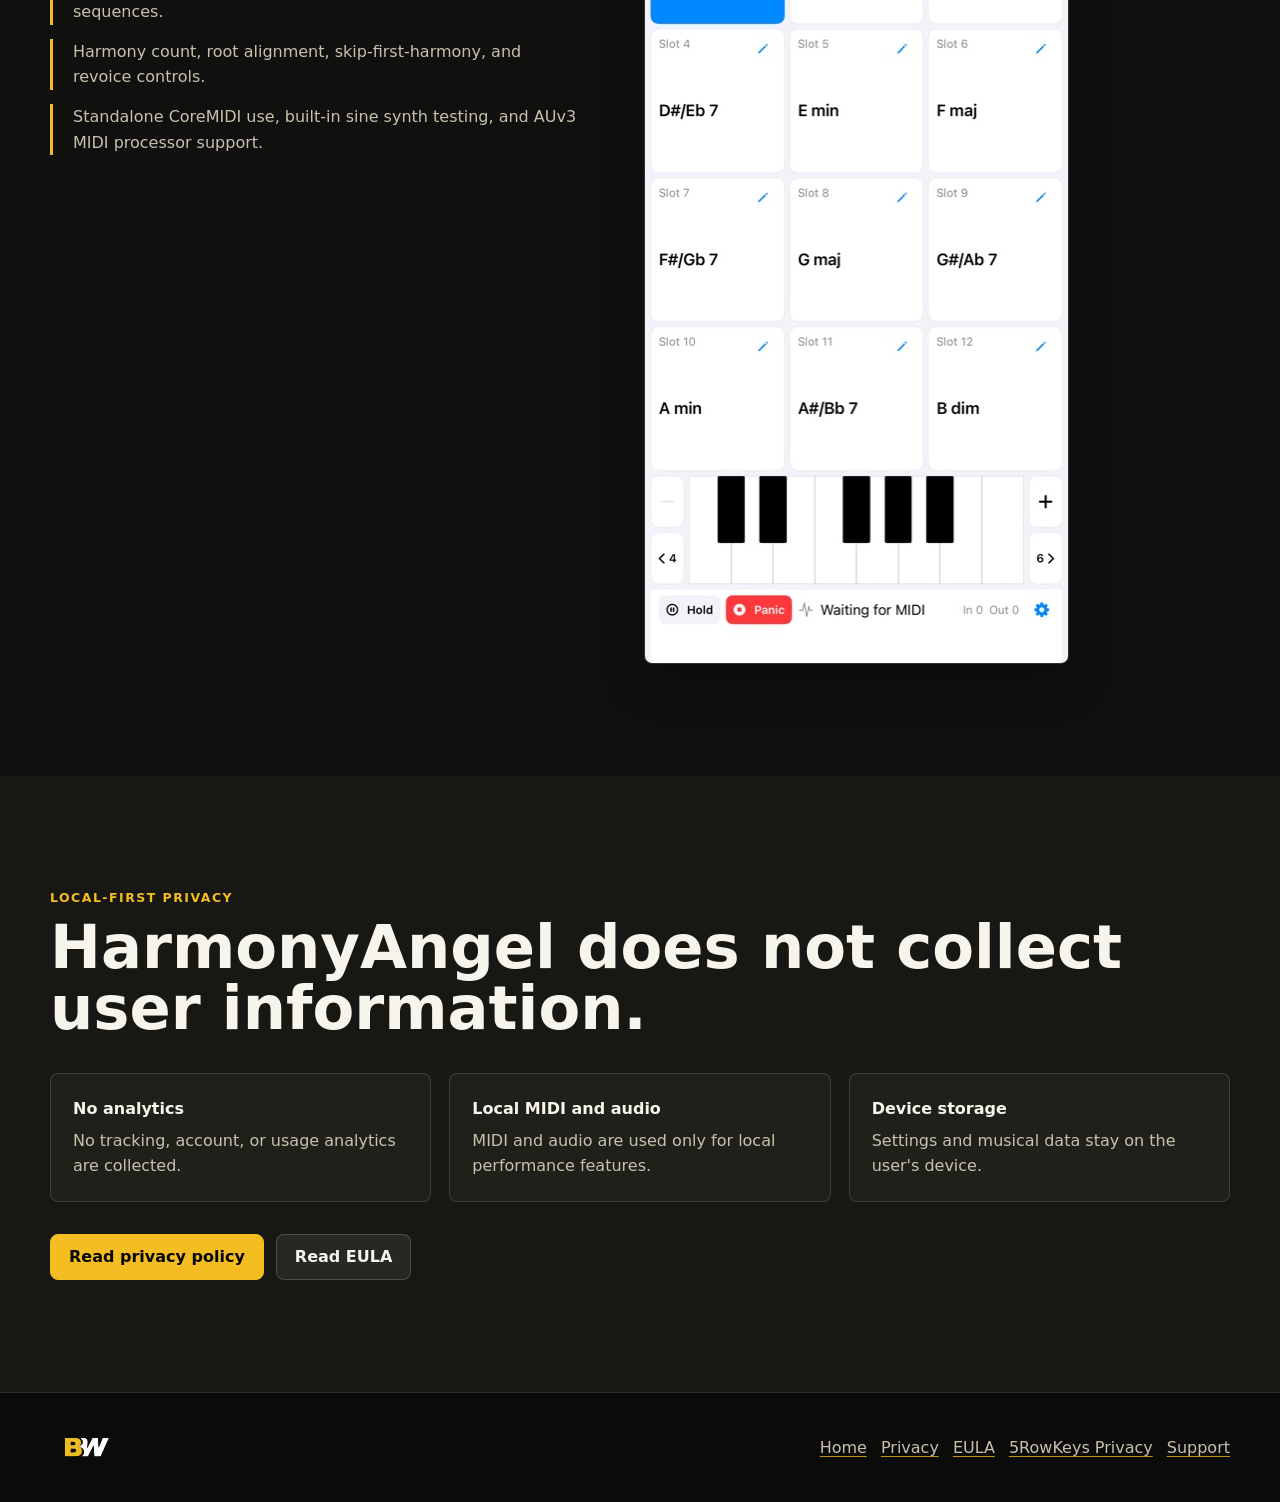
<file: apps/harmonyangel/index.html>
<!doctype html>
<html lang="en">
  <head>
    <meta charset="utf-8">
    <meta name="viewport" content="width=device-width, initial-scale=1">
    <title>HarmonyAngel | BW Innovation</title>
    <meta name="description" content="HarmonyAngel is a chord-aware MIDI harmony processor for iPhone and iPad, with standalone and AUv3 MIDI processor workflows.">
    <meta property="og:title" content="HarmonyAngel">
    <meta property="og:description" content="Turn one MIDI note into chord-aware harmony.">
    <meta property="og:image" content="https://bwinnovationtw.github.io/assets/harmonyangel-icon.png">
    <meta property="og:type" content="website">
    <meta property="og:url" content="https://bwinnovationtw.github.io/apps/harmonyangel/">
    <link rel="icon" href="../../assets/harmonyangel-icon.png">
    <link rel="stylesheet" href="../../styles.css">
  </head>
  <body class="product-page">
    <a class="skip-link" href="#main">Skip to content</a>
    <header class="site-header">
      <div class="nav-wrap">
        <a class="brand-link" href="../../index.html" aria-label="BW Innovation home">
          <img src="../../assets/bw-logo-transparent.png" alt="BW">
          <span>BW Innovation</span>
        </a>
        <nav class="site-nav" aria-label="Main navigation">
          <a href="../../index.html#studio">Studio</a>
          <a href="../../index.html#apps">Apps</a>
          <a href="../razielreveal/index.html">RazielReveal</a>
          <a href="index.html" aria-current="page">HarmonyAngel</a>
          <a href="../heavenly-chord-player/index.html">Heavenly Chord Player</a>
          <a href="../5rowkeys/">5RowKeys</a>
          <a href="../../support/index.html">Support</a>
          <a class="nav-social" href="https://www.instagram.com/bw.innovation.tw" target="_blank" rel="noopener"><span class="instagram-mark" aria-hidden="true"></span>FOLLOW US</a>
        </nav>
      </div>
    </header>

    <main id="main">
      <section class="hero product-hero">
        <div class="hero-media" aria-hidden="true">
          <img class="product-shot" src="../../assets/harmonyangel-ipad.jpg" alt="">
        </div>
        <div class="hero-inner">
          <div class="hero-copy">
            <img class="product-icon" src="../../assets/harmonyangel-icon.png" alt="HarmonyAngel app icon">
            <p class="eyebrow">MIDI harmony processor</p>
            <h1>HarmonyAngel</h1>
            <p class="lede">Turn one monophonic MIDI line into chord-aware harmony from a fullscreen iPhone/iPad performance interface or an AUv3 MIDI processor host.</p>
            <div class="hero-actions">
              <a class="button primary" href="https://apps.apple.com/us/app/harmonyangel/id6794364693" target="_blank" rel="noopener">Download on App Store</a>
              <a class="button" href="privacy.html">Privacy policy</a>
              <a class="button" href="eula.html">EULA</a>
              <a class="button" href="../../support/index.html">Support</a>
            </div>
          </div>
        </div>
      </section>

      <section class="section">
        <div class="section-inner product-layout">
          <div>
            <p class="section-kicker">For MIDI performers</p>
            <h2>Chord slots, progressions, harmony shaping, and AUv3.</h2>
            <div class="text-block">
              <p>HarmonyAngel follows the active chord while you perform. Choose chord slots on two pages, play from a MIDI controller or the on-screen piano, and generate descending chord tones below each incoming note.</p>
              <p>The app is designed for keyboardists, composers, producers, worship musicians, live performers, and anyone who wants fast chord-aware harmony from simple MIDI input.</p>
            </div>
            <ul class="detail-list">
              <li>Two pages of 12 editable chord slots, including no-harmony slots.</li>
              <li>Built-in chord types, slash roots, and custom chord definitions.</li>
              <li>Progression controls for stepping through saved chord sequences.</li>
              <li>Harmony count, root alignment, skip-first-harmony, and revoice controls.</li>
              <li>Standalone CoreMIDI use, built-in sine synth testing, and AUv3 MIDI processor support.</li>
            </ul>
          </div>
          <div class="shot-stack">
            <img src="../../assets/harmonyangel-ipad.jpg" alt="HarmonyAngel iPad layout with chord slots and piano controls">
            <img src="../../assets/harmonyangel-iphone.jpg" alt="HarmonyAngel iPhone portrait layout">
          </div>
        </div>
      </section>

      <section class="section alt">
        <div class="section-inner">
          <p class="section-kicker">Local-first privacy</p>
          <h2>HarmonyAngel does not collect user information.</h2>
          <div class="privacy-summary">
            <div class="privacy-point">
              <strong>No analytics</strong>
              <span>No tracking, account, or usage analytics are collected.</span>
            </div>
            <div class="privacy-point">
              <strong>Local MIDI and audio</strong>
              <span>MIDI and audio are used only for local performance features.</span>
            </div>
            <div class="privacy-point">
              <strong>Device storage</strong>
              <span>Settings and musical data stay on the user's device.</span>
            </div>
          </div>
          <div class="policy-actions">
            <a class="button primary" href="privacy.html">Read privacy policy</a>
            <a class="button" href="eula.html">Read EULA</a>
          </div>
        </div>
      </section>
    </main>

    <footer class="footer">
      <div class="footer-inner">
        <img src="../../assets/bw-logo-transparent.png" alt="BW Innovation">
        <div class="footer-links">
          <a href="../../index.html">Home</a>
          <a href="privacy.html">Privacy</a>
          <a href="eula.html">EULA</a>
          <a href="../5rowkeys/privacy.html">5RowKeys Privacy</a>
          <a href="../../support/index.html">Support</a>
        </div>
      </div>
    </footer>
  </body>
</html>
</file>
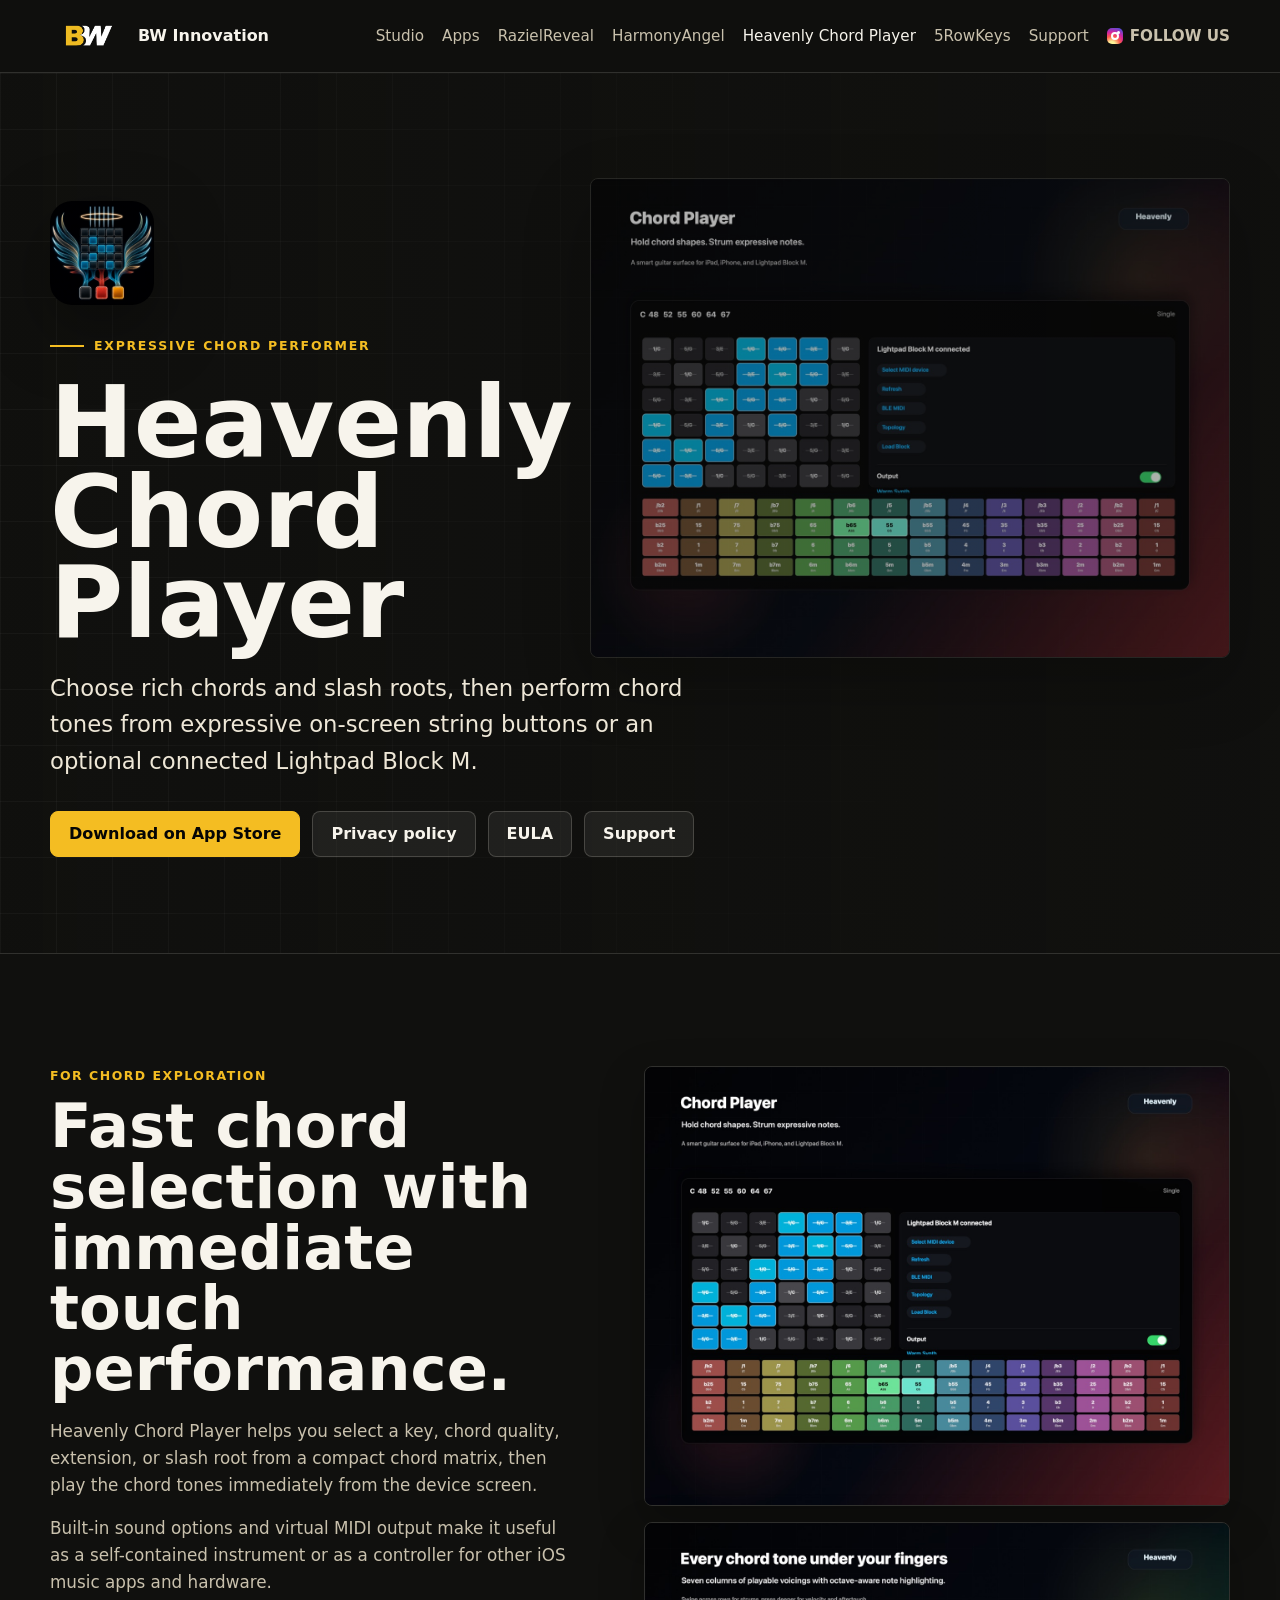
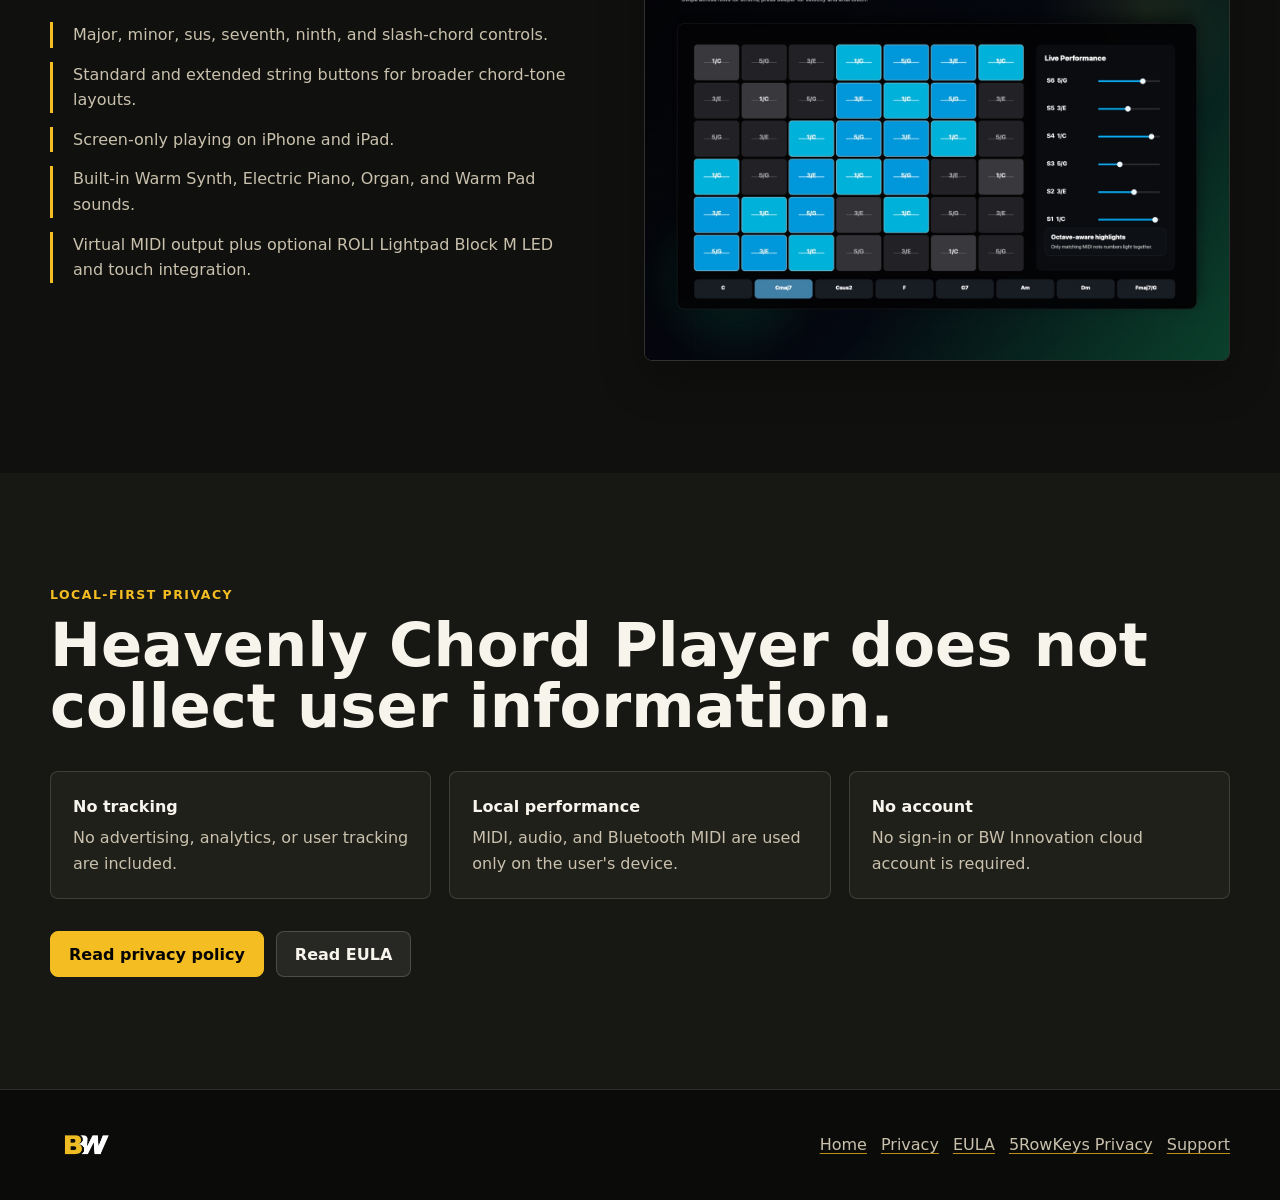
<file: apps/heavenly-chord-player/index.html>
<!doctype html>
<html lang="en">
  <head>
    <meta charset="utf-8">
    <meta name="viewport" content="width=device-width, initial-scale=1">
    <title>Heavenly Chord Player | BW Innovation</title>
    <meta name="description" content="Heavenly Chord Player is an expressive chord performance app for iPhone and iPad with screen playing, built-in sounds, virtual MIDI, and optional Lightpad Block M control.">
    <meta property="og:title" content="Heavenly Chord Player">
    <meta property="og:description" content="Choose rich chords and perform chord tones by touch.">
    <meta property="og:image" content="https://bwinnovationtw.github.io/assets/heavenly-chord-player-icon.png">
    <meta property="og:type" content="website">
    <meta property="og:url" content="https://bwinnovationtw.github.io/apps/heavenly-chord-player/">
    <link rel="icon" href="../../assets/heavenly-chord-player-icon.png">
    <link rel="stylesheet" href="../../styles.css">
  </head>
  <body class="product-page">
    <a class="skip-link" href="#main">Skip to content</a>
    <header class="site-header">
      <div class="nav-wrap">
        <a class="brand-link" href="../../index.html" aria-label="BW Innovation home">
          <img src="../../assets/bw-logo-transparent.png" alt="BW">
          <span>BW Innovation</span>
        </a>
        <nav class="site-nav" aria-label="Main navigation">
          <a href="../../index.html#studio">Studio</a>
          <a href="../../index.html#apps">Apps</a>
          <a href="../razielreveal/index.html">RazielReveal</a>
          <a href="../harmonyangel/index.html">HarmonyAngel</a>
          <a href="index.html" aria-current="page">Heavenly Chord Player</a>
          <a href="../5rowkeys/">5RowKeys</a>
          <a href="../../support/index.html">Support</a>
          <a class="nav-social" href="https://www.instagram.com/bw.innovation.tw" target="_blank" rel="noopener"><span class="instagram-mark" aria-hidden="true"></span>FOLLOW US</a>
        </nav>
      </div>
    </header>

    <main id="main">
      <section class="hero product-hero">
        <div class="hero-media" aria-hidden="true">
          <img class="product-shot" src="../../assets/heavenly-chord-player-chords.jpg" alt="">
        </div>
        <div class="hero-inner">
          <div class="hero-copy">
            <img class="product-icon" src="../../assets/heavenly-chord-player-icon.png" alt="Heavenly Chord Player app icon">
            <p class="eyebrow">Expressive chord performer</p>
            <h1>Heavenly Chord Player</h1>
            <p class="lede">Choose rich chords and slash roots, then perform chord tones from expressive on-screen string buttons or an optional connected Lightpad Block M.</p>
            <div class="hero-actions">
              <a class="button primary" href="https://apps.apple.com/us/app/heavenly-chord-performer/id6790610315" target="_blank" rel="noopener">Download on App Store</a>
              <a class="button" href="privacy.html">Privacy policy</a>
              <a class="button" href="eula.html">EULA</a>
              <a class="button" href="../../support/index.html">Support</a>
            </div>
          </div>
        </div>
      </section>

      <section class="section">
        <div class="section-inner product-layout">
          <div>
            <p class="section-kicker">For chord exploration</p>
            <h2>Fast chord selection with immediate touch performance.</h2>
            <div class="text-block">
              <p>Heavenly Chord Player helps you select a key, chord quality, extension, or slash root from a compact chord matrix, then play the chord tones immediately from the device screen.</p>
              <p>Built-in sound options and virtual MIDI output make it useful as a self-contained instrument or as a controller for other iOS music apps and hardware.</p>
            </div>
            <ul class="detail-list">
              <li>Major, minor, sus, seventh, ninth, and slash-chord controls.</li>
              <li>Standard and extended string buttons for broader chord-tone layouts.</li>
              <li>Screen-only playing on iPhone and iPad.</li>
              <li>Built-in Warm Synth, Electric Piano, Organ, and Warm Pad sounds.</li>
              <li>Virtual MIDI output plus optional ROLI Lightpad Block M LED and touch integration.</li>
            </ul>
          </div>
          <div class="shot-stack">
            <img src="../../assets/heavenly-chord-player-chords.jpg" alt="Heavenly Chord Player chord matrix screen">
            <img src="../../assets/heavenly-chord-player-strings.jpg" alt="Heavenly Chord Player extended string performance screen">
          </div>
        </div>
      </section>

      <section class="section alt">
        <div class="section-inner">
          <p class="section-kicker">Local-first privacy</p>
          <h2>Heavenly Chord Player does not collect user information.</h2>
          <div class="privacy-summary">
            <div class="privacy-point">
              <strong>No tracking</strong>
              <span>No advertising, analytics, or user tracking are included.</span>
            </div>
            <div class="privacy-point">
              <strong>Local performance</strong>
              <span>MIDI, audio, and Bluetooth MIDI are used only on the user's device.</span>
            </div>
            <div class="privacy-point">
              <strong>No account</strong>
              <span>No sign-in or BW Innovation cloud account is required.</span>
            </div>
          </div>
          <div class="policy-actions">
            <a class="button primary" href="privacy.html">Read privacy policy</a>
            <a class="button" href="eula.html">Read EULA</a>
          </div>
        </div>
      </section>
    </main>

    <footer class="footer">
      <div class="footer-inner">
        <img src="../../assets/bw-logo-transparent.png" alt="BW Innovation">
        <div class="footer-links">
          <a href="../../index.html">Home</a>
          <a href="privacy.html">Privacy</a>
          <a href="eula.html">EULA</a>
          <a href="../5rowkeys/privacy.html">5RowKeys Privacy</a>
          <a href="../../support/index.html">Support</a>
        </div>
      </div>
    </footer>
  </body>
</html>
</file>
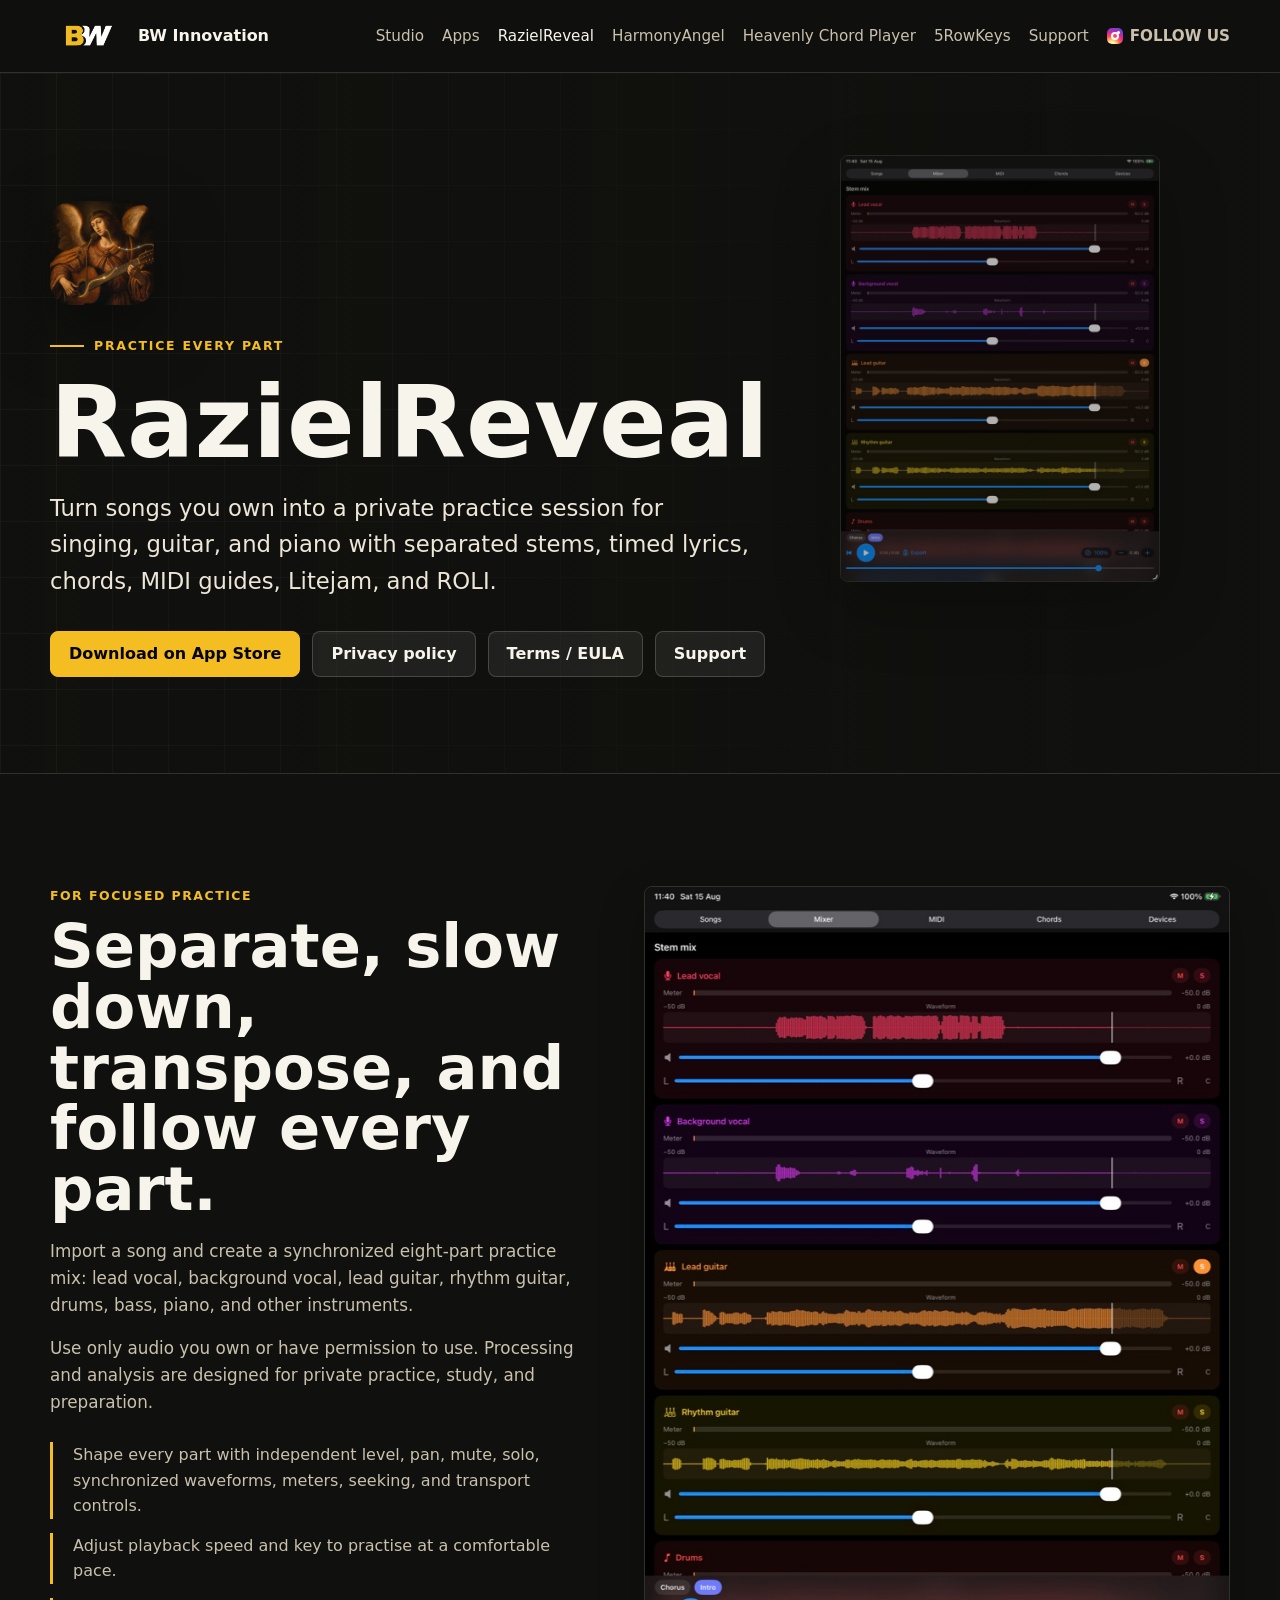
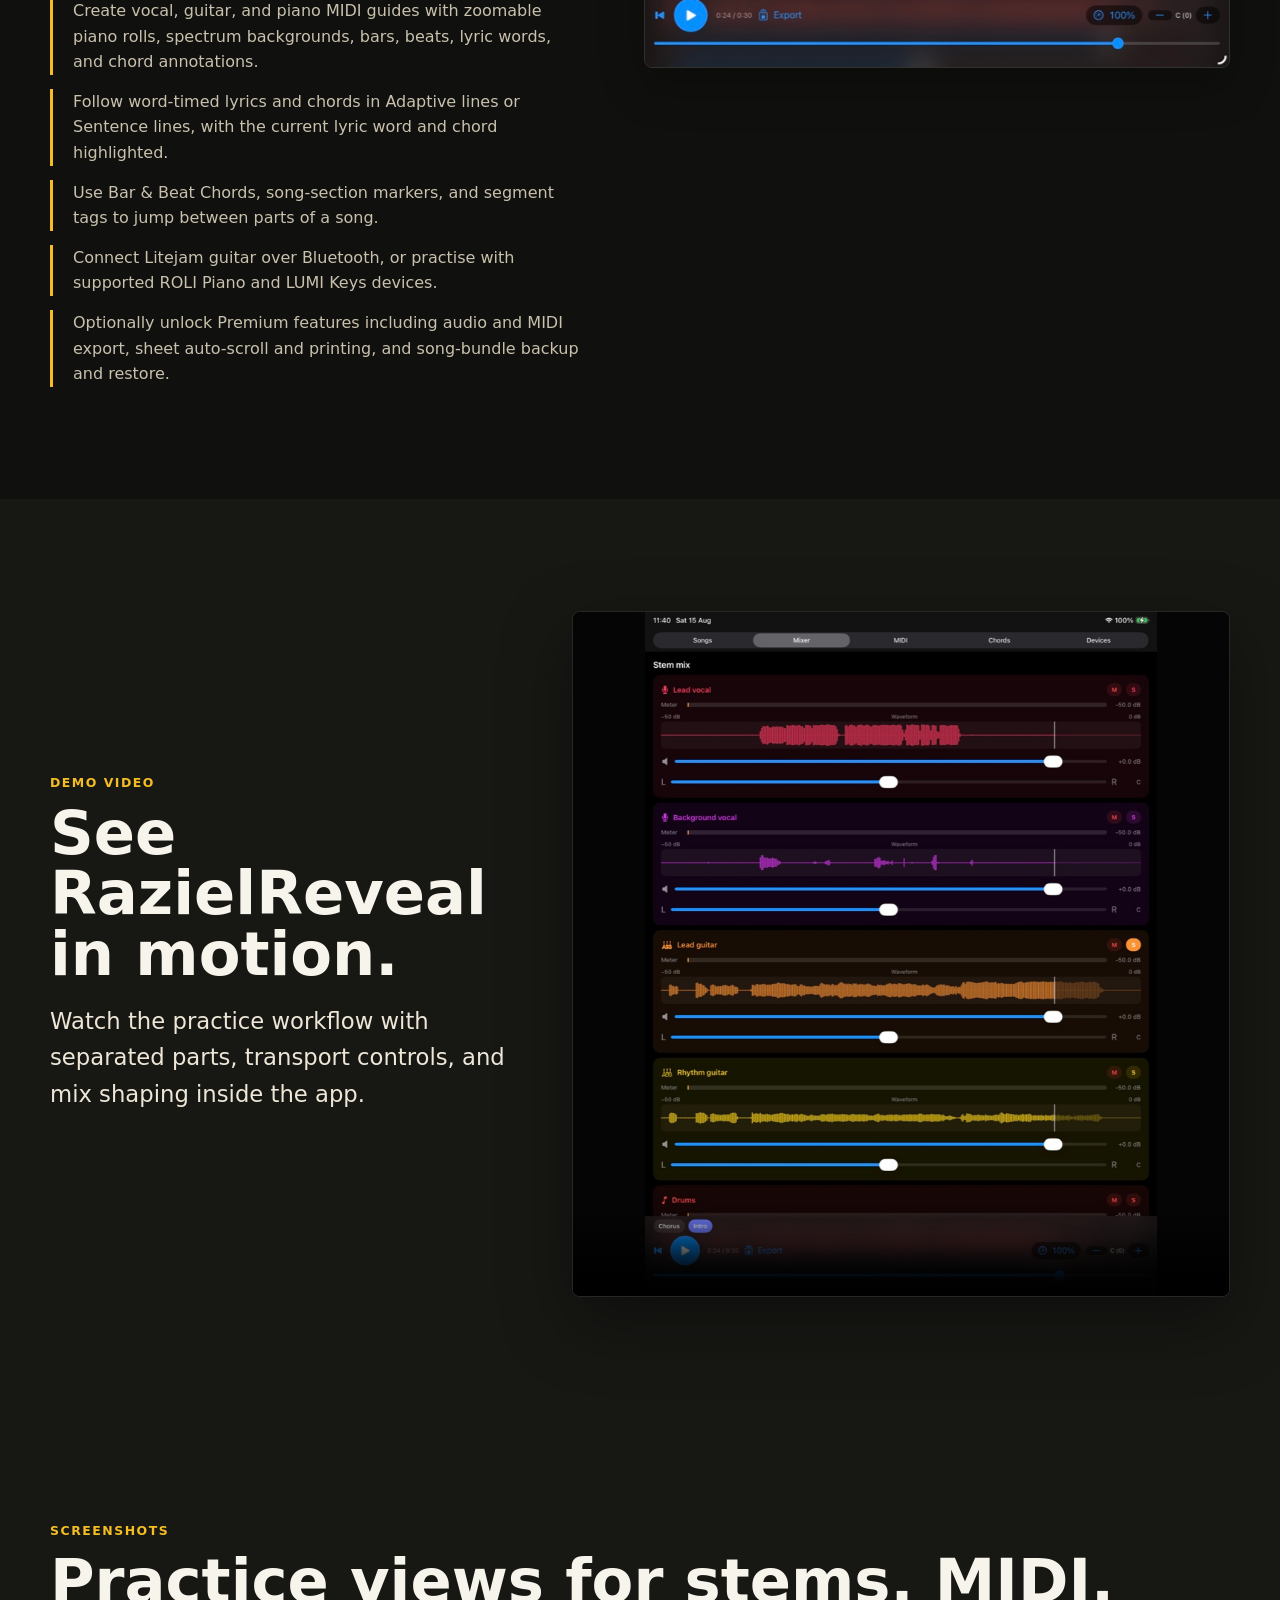
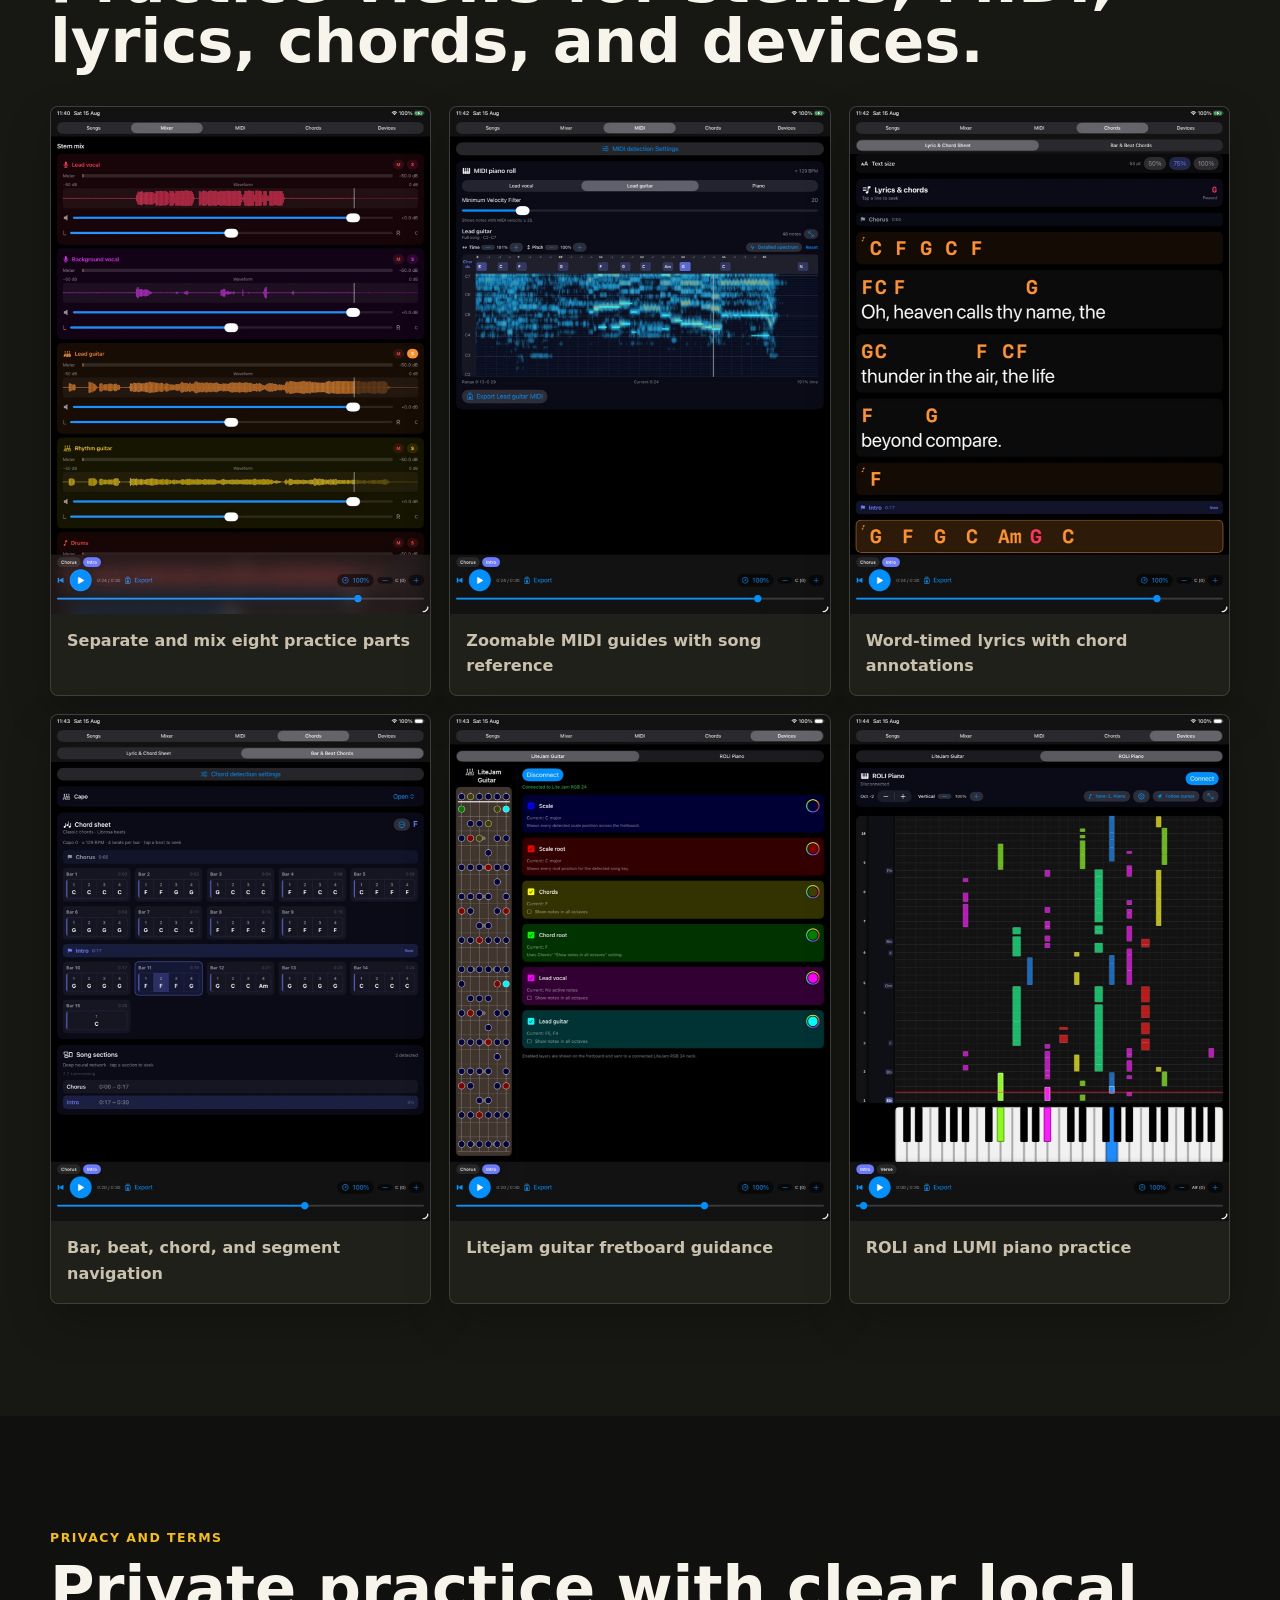
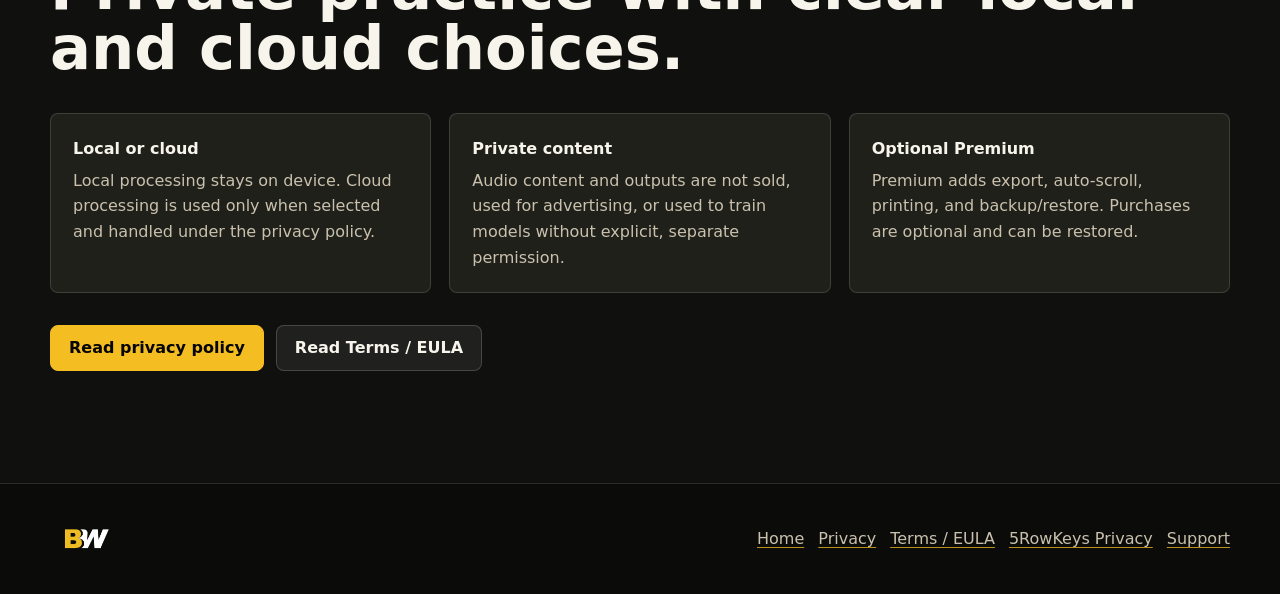
<file: apps/razielreveal/index.html>
<!doctype html>
<html lang="en">
  <head>
    <meta charset="utf-8">
    <meta name="viewport" content="width=device-width, initial-scale=1">
    <title>RazielReveal | BW Innovation</title>
    <meta name="description" content="RazielReveal turns songs you own into a private practice session with eight-part separation, lyrics, chords, MIDI guides, Litejam, and ROLI support.">
    <meta property="og:title" content="RazielReveal">
    <meta property="og:description" content="Practice every part with separated stems, lyrics, chords, MIDI, Litejam, and ROLI.">
    <meta property="og:image" content="https://bwinnovationtw.github.io/assets/razielreveal-icon.png">
    <meta property="og:type" content="website">
    <meta property="og:url" content="https://bwinnovationtw.github.io/apps/razielreveal/">
    <link rel="icon" href="../../assets/razielreveal-icon.png">
    <link rel="stylesheet" href="../../styles.css">
  </head>
  <body class="product-page">
    <a class="skip-link" href="#main">Skip to content</a>
    <header class="site-header">
      <div class="nav-wrap">
        <a class="brand-link" href="../../index.html" aria-label="BW Innovation home">
          <img src="../../assets/bw-logo-transparent.png" alt="BW">
          <span>BW Innovation</span>
        </a>
        <nav class="site-nav" aria-label="Main navigation">
          <a href="../../index.html#studio">Studio</a>
          <a href="../../index.html#apps">Apps</a>
          <a href="index.html" aria-current="page">RazielReveal</a>
          <a href="../harmonyangel/index.html">HarmonyAngel</a>
          <a href="../heavenly-chord-player/index.html">Heavenly Chord Player</a>
          <a href="../5rowkeys/">5RowKeys</a>
          <a href="../../support/index.html">Support</a>
          <a class="nav-social" href="https://www.instagram.com/bw.innovation.tw" target="_blank" rel="noopener"><span class="instagram-mark" aria-hidden="true"></span>FOLLOW US</a>
        </nav>
      </div>
    </header>

    <main id="main">
      <section class="hero product-hero">
        <div class="hero-media" aria-hidden="true">
          <img class="product-shot portrait" src="../../assets/razielreveal-01-mixer.jpg" alt="">
        </div>
        <div class="hero-inner">
          <div class="hero-copy">
            <img class="product-icon" src="../../assets/razielreveal-icon.png" alt="RazielReveal app icon">
            <p class="eyebrow">Practice Every Part</p>
            <h1>RazielReveal</h1>
            <p class="lede">Turn songs you own into a private practice session for singing, guitar, and piano with separated stems, timed lyrics, chords, MIDI guides, Litejam, and ROLI.</p>
            <div class="hero-actions">
              <a class="button primary" href="https://apps.apple.com/us/app/razielreveal/id6796894139" target="_blank" rel="noopener">Download on App Store</a>
              <a class="button" href="privacy.html">Privacy policy</a>
              <a class="button" href="eula.html">Terms / EULA</a>
              <a class="button" href="../../support/index.html">Support</a>
            </div>
          </div>
        </div>
      </section>

      <section class="section">
        <div class="section-inner product-layout">
          <div>
            <p class="section-kicker">For focused practice</p>
            <h2>Separate, slow down, transpose, and follow every part.</h2>
            <div class="text-block">
              <p>Import a song and create a synchronized eight-part practice mix: lead vocal, background vocal, lead guitar, rhythm guitar, drums, bass, piano, and other instruments.</p>
              <p>Use only audio you own or have permission to use. Processing and analysis are designed for private practice, study, and preparation.</p>
            </div>
            <ul class="detail-list">
              <li>Shape every part with independent level, pan, mute, solo, synchronized waveforms, meters, seeking, and transport controls.</li>
              <li>Adjust playback speed and key to practise at a comfortable pace.</li>
              <li>Create vocal, guitar, and piano MIDI guides with zoomable piano rolls, spectrum backgrounds, bars, beats, lyric words, and chord annotations.</li>
              <li>Follow word-timed lyrics and chords in Adaptive lines or Sentence lines, with the current lyric word and chord highlighted.</li>
              <li>Use Bar & Beat Chords, song-section markers, and segment tags to jump between parts of a song.</li>
              <li>Connect Litejam guitar over Bluetooth, or practise with supported ROLI Piano and LUMI Keys devices.</li>
              <li>Optionally unlock Premium features including audio and MIDI export, sheet auto-scroll and printing, and song-bundle backup and restore.</li>
            </ul>
          </div>
          <div class="shot-stack">
            <img src="../../assets/razielreveal-01-mixer.jpg" alt="RazielReveal stem mixer with separated practice parts">
          </div>
        </div>
      </section>

      <section class="section alt">
        <div class="section-inner demo-layout">
          <div>
            <p class="section-kicker">Demo video</p>
            <h2>See RazielReveal in motion.</h2>
            <p class="lede">Watch the practice workflow with separated parts, transport controls, and mix shaping inside the app.</p>
          </div>
          <div class="demo-video-frame">
            <video controls playsinline preload="metadata" poster="../../assets/razielreveal-01-mixer.jpg">
              <source src="../../assets/razielreveal-demo.mp4" type="video/mp4">
              Your browser does not support the video tag.
            </video>
          </div>
        </div>
      </section>

      <section class="section alt">
        <div class="section-inner">
          <p class="section-kicker">Screenshots</p>
          <h2>Practice views for stems, MIDI, lyrics, chords, and devices.</h2>
          <div class="screenshot-grid">
            <figure class="screenshot-card">
              <img src="../../assets/razielreveal-01-mixer.jpg" alt="RazielReveal stem separation mixer">
              <figcaption>Separate and mix eight practice parts</figcaption>
            </figure>
            <figure class="screenshot-card">
              <img src="../../assets/razielreveal-02-midi-detector.jpg" alt="RazielReveal MIDI detector piano roll">
              <figcaption>Zoomable MIDI guides with song reference</figcaption>
            </figure>
            <figure class="screenshot-card">
              <img src="../../assets/razielreveal-03-lyrics-chords.jpg" alt="RazielReveal lyric and chord sheet">
              <figcaption>Word-timed lyrics with chord annotations</figcaption>
            </figure>
            <figure class="screenshot-card">
              <img src="../../assets/razielreveal-04-bar-beat-chords.jpg" alt="RazielReveal bar and beat chords view">
              <figcaption>Bar, beat, chord, and segment navigation</figcaption>
            </figure>
            <figure class="screenshot-card">
              <img src="../../assets/razielreveal-05-litejam-guitar.jpg" alt="RazielReveal Litejam guitar fretboard guidance">
              <figcaption>Litejam guitar fretboard guidance</figcaption>
            </figure>
            <figure class="screenshot-card">
              <img src="../../assets/razielreveal-06-roli-piano-roll.jpg" alt="RazielReveal ROLI piano roll guidance">
              <figcaption>ROLI and LUMI piano practice</figcaption>
            </figure>
          </div>
        </div>
      </section>

      <section class="section">
        <div class="section-inner">
          <p class="section-kicker">Privacy and terms</p>
          <h2>Private practice with clear local and cloud choices.</h2>
          <div class="privacy-summary">
            <div class="privacy-point">
              <strong>Local or cloud</strong>
              <span>Local processing stays on device. Cloud processing is used only when selected and handled under the privacy policy.</span>
            </div>
            <div class="privacy-point">
              <strong>Private content</strong>
              <span>Audio content and outputs are not sold, used for advertising, or used to train models without explicit, separate permission.</span>
            </div>
            <div class="privacy-point">
              <strong>Optional Premium</strong>
              <span>Premium adds export, auto-scroll, printing, and backup/restore. Purchases are optional and can be restored.</span>
            </div>
          </div>
          <div class="policy-actions">
            <a class="button primary" href="privacy.html">Read privacy policy</a>
            <a class="button" href="eula.html">Read Terms / EULA</a>
          </div>
        </div>
      </section>
    </main>

    <footer class="footer">
      <div class="footer-inner">
        <img src="../../assets/bw-logo-transparent.png" alt="BW Innovation">
        <div class="footer-links">
          <a href="../../index.html">Home</a>
          <a href="privacy.html">Privacy</a>
          <a href="eula.html">Terms / EULA</a>
          <a href="../5rowkeys/privacy.html">5RowKeys Privacy</a>
          <a href="../../support/index.html">Support</a>
        </div>
      </div>
    </footer>
  </body>
</html>
</file>
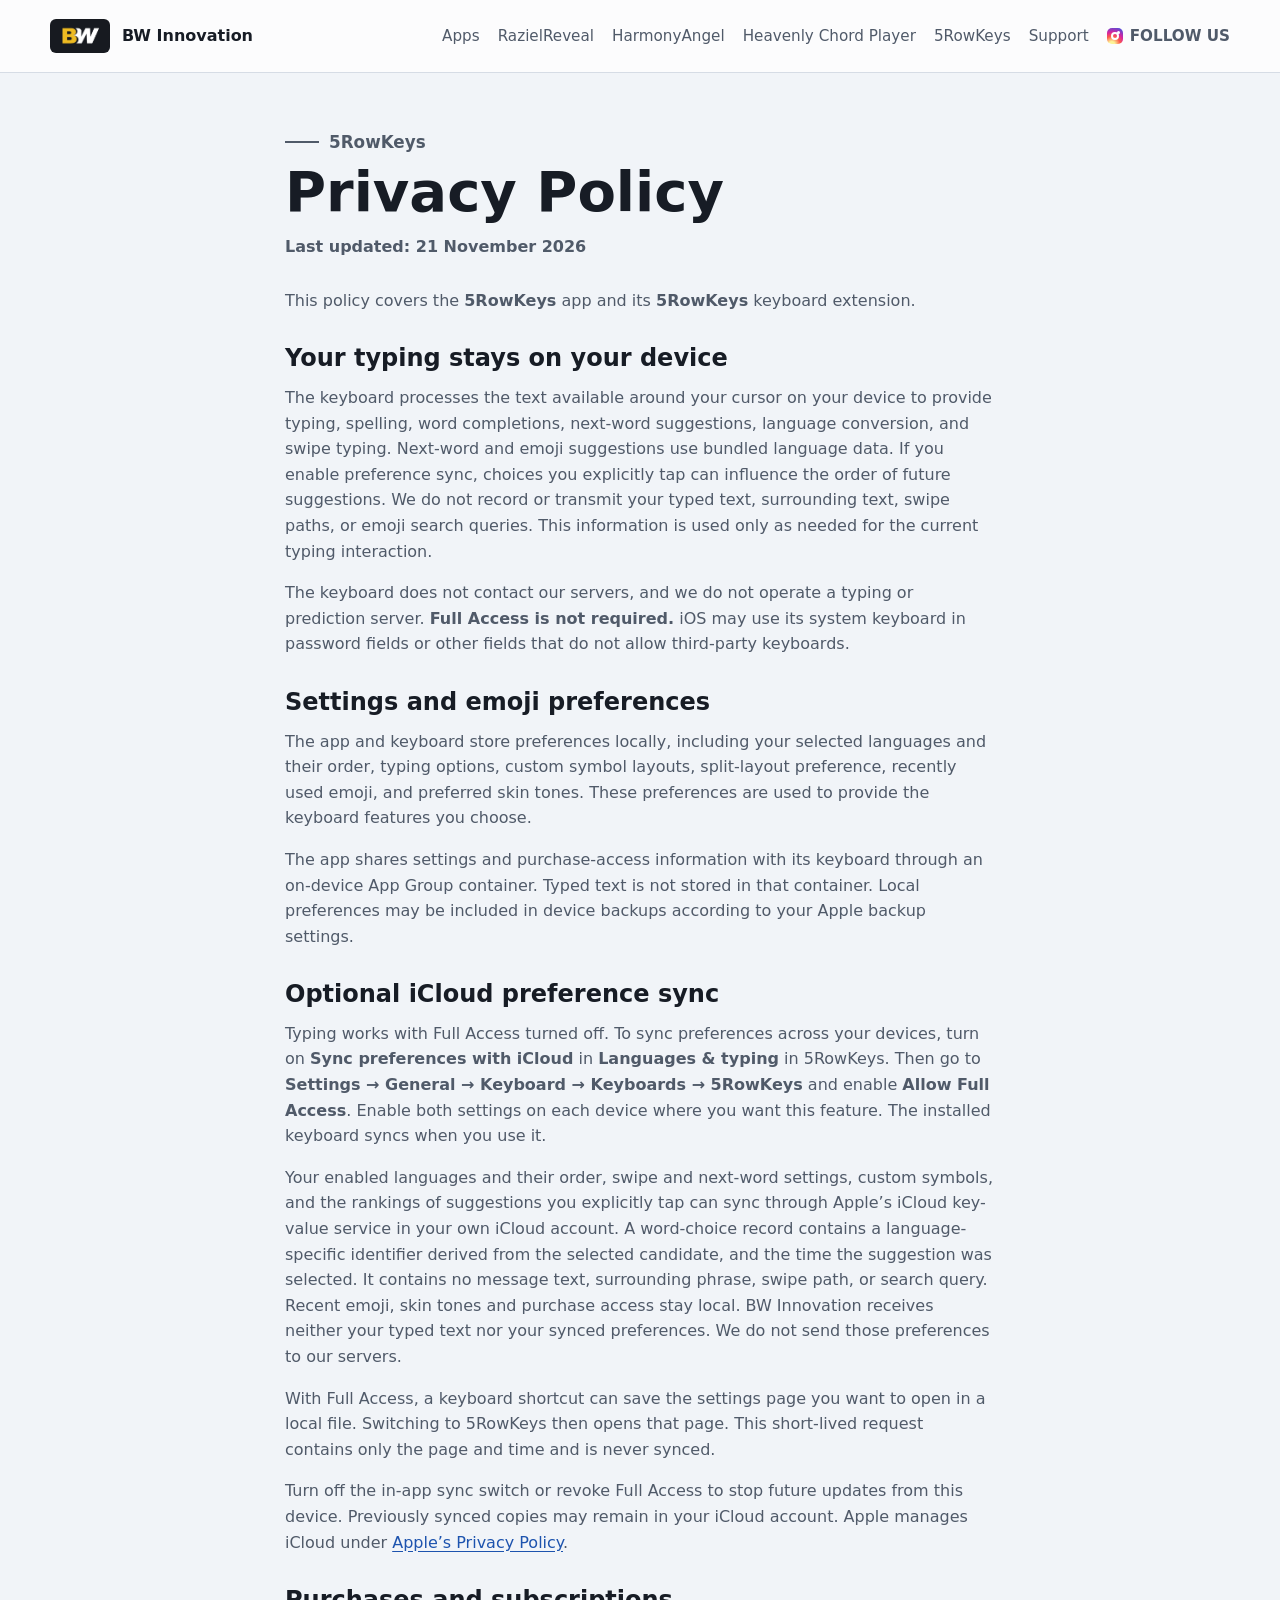
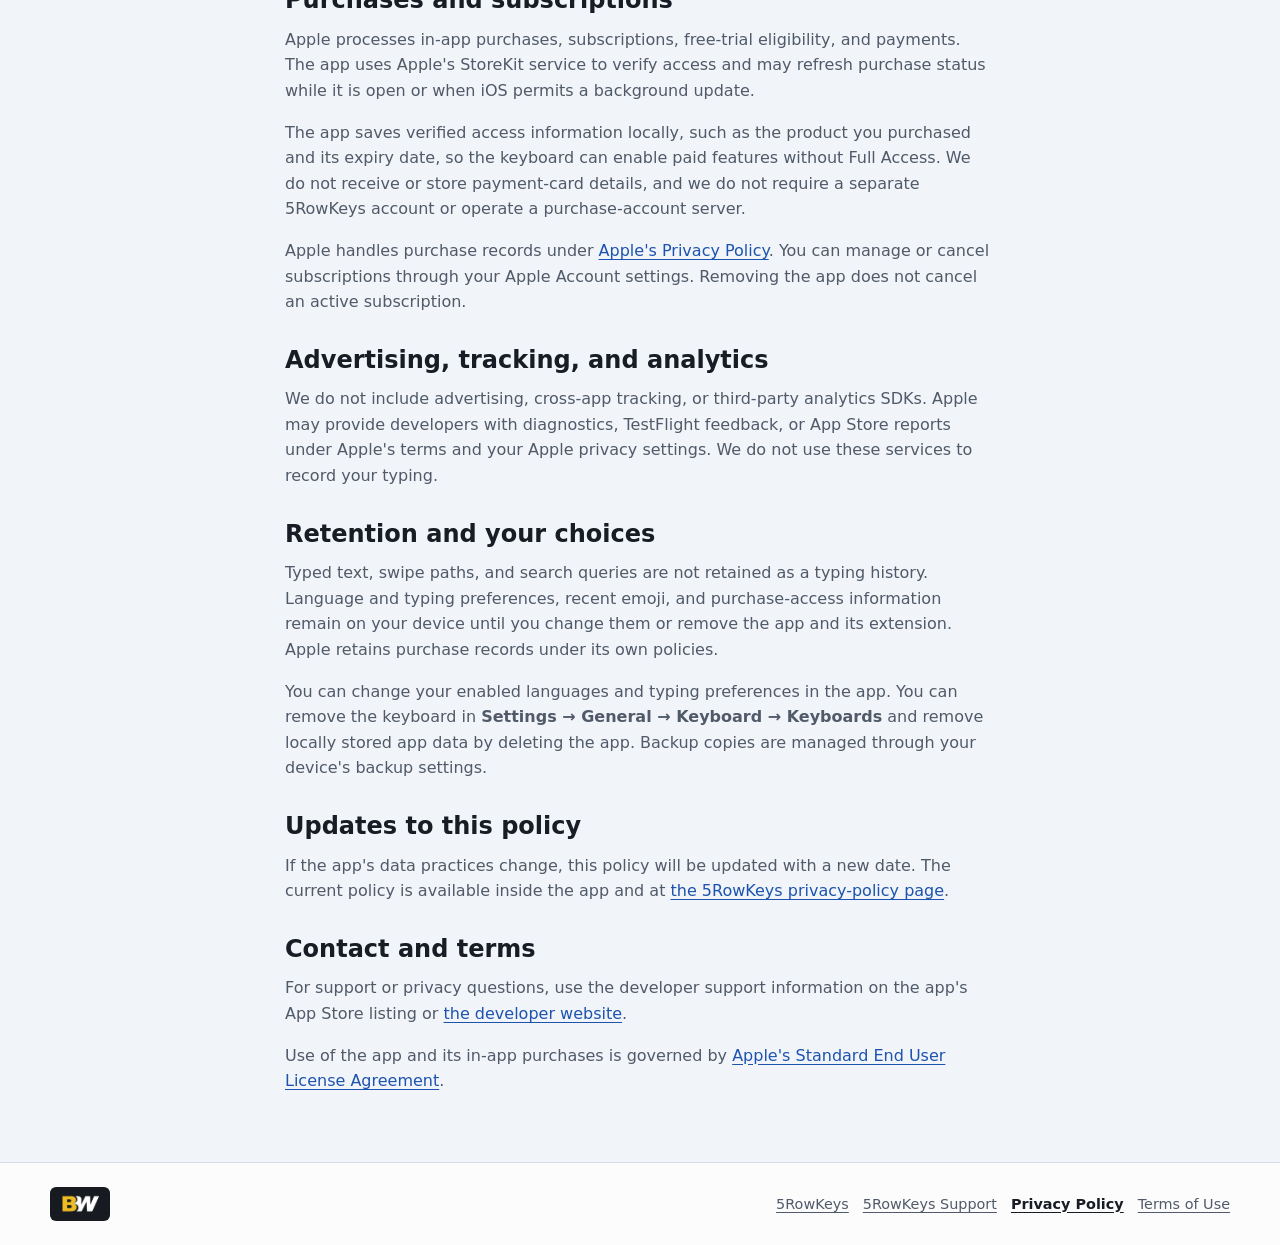
<file: apps/5rowkeys/privacy.html>
<!doctype html>
<html lang="en">
  <head>
    <meta charset="utf-8">
    <meta name="viewport" content="width=device-width, initial-scale=1">
    <meta name="color-scheme" content="light dark">
    <title>5RowKeys Privacy Policy | BW Innovation</title>
    <meta name="description" content="Privacy policy for the 5RowKeys app and keyboard extension.">
    <link rel="canonical" href="https://bwinnovationtw.github.io/apps/5rowkeys/privacy.html">
    <link rel="icon" href="../../assets/5rowkeys-icon.png">
    <link rel="stylesheet" href="../../styles.css">
    <link rel="stylesheet" href="styles.css">
  </head>
  <body class="keys-site policy-page">
    <a class="skip-link" href="#main">Skip to content</a>
    <header class="site-header">
      <div class="nav-wrap">
        <a class="brand-link" href="../../index.html" aria-label="BW Innovation home">
          <img src="../../assets/bw-logo-transparent.png" alt="" width="277" height="160">
          <span>BW Innovation</span>
        </a>
        <nav class="site-nav" aria-label="Main navigation">
          <a href="../../index.html#apps">Apps</a>
          <a href="../razielreveal/index.html">RazielReveal</a>
          <a href="../harmonyangel/index.html">HarmonyAngel</a>
          <a href="../heavenly-chord-player/index.html">Heavenly Chord Player</a>
          <a href="./">5RowKeys</a>
          <a href="../../support/index.html">Support</a>
          <a class="nav-social" href="https://www.instagram.com/bw.innovation.tw" target="_blank" rel="noopener"><span class="instagram-mark" aria-hidden="true"></span>FOLLOW US</a>
        </nav>
      </div>
    </header>

    <main id="main" class="policy-document keys-document">
      <p class="policy-app-name">5RowKeys</p>
      <h1>Privacy Policy</h1>
      <p class="policy-date"><strong>Last updated: <time datetime="2026-11-21">21 November 2026</time></strong></p>
      <p>This policy covers the <strong>5RowKeys</strong> app and its <strong>5RowKeys</strong> keyboard extension.</p>

      <h2>Your typing stays on your device</h2>
      <p>The keyboard processes the text available around your cursor on your device to provide typing, spelling, word completions, next-word suggestions, language conversion, and swipe typing. Next-word and emoji suggestions use bundled language data. If you enable preference sync, choices you explicitly tap can influence the order of future suggestions. We do not record or transmit your typed text, surrounding text, swipe paths, or emoji search queries. This information is used only as needed for the current typing interaction.</p>
      <p>The keyboard does not contact our servers, and we do not operate a typing or prediction server. <strong>Full Access is not required.</strong> iOS may use its system keyboard in password fields or other fields that do not allow third-party keyboards.</p>

      <h2>Settings and emoji preferences</h2>
      <p>The app and keyboard store preferences locally, including your selected languages and their order, typing options, custom symbol layouts, split-layout preference, recently used emoji, and preferred skin tones. These preferences are used to provide the keyboard features you choose.</p>
      <p>The app shares settings and purchase-access information with its keyboard through an on-device App Group container. Typed text is not stored in that container. Local preferences may be included in device backups according to your Apple backup settings.</p>

      <h2 id="icloud-sync">Optional iCloud preference sync</h2>
      <p>Typing works with Full Access turned off. To sync preferences across your devices, turn on <strong>Sync preferences with iCloud</strong> in <strong>Languages &amp; typing</strong> in 5RowKeys. Then go to <strong>Settings &rarr; General &rarr; Keyboard &rarr; Keyboards &rarr; 5RowKeys</strong> and enable <strong>Allow Full Access</strong>. Enable both settings on each device where you want this feature. The installed keyboard syncs when you use it.</p>
      <p>Your enabled languages and their order, swipe and next-word settings, custom symbols, and the rankings of suggestions you explicitly tap can sync through Apple&rsquo;s iCloud key-value service in your own iCloud account. A word-choice record contains a language-specific identifier derived from the selected candidate, and the time the suggestion was selected. It contains no message text, surrounding phrase, swipe path, or search query. Recent emoji, skin tones and purchase access stay local. BW Innovation receives neither your typed text nor your synced preferences. We do not send those preferences to our servers.</p>
      <p>With Full Access, a keyboard shortcut can save the settings page you want to open in a local file. Switching to 5RowKeys then opens that page. This short-lived request contains only the page and time and is never synced.</p>
      <p>Turn off the in-app sync switch or revoke Full Access to stop future updates from this device. Previously synced copies may remain in your iCloud account. Apple manages iCloud under <a href="https://www.apple.com/legal/privacy/">Apple&rsquo;s Privacy Policy</a>.</p>

      <h2>Purchases and subscriptions</h2>
      <p>Apple processes in-app purchases, subscriptions, free-trial eligibility, and payments. The app uses Apple's StoreKit service to verify access and may refresh purchase status while it is open or when iOS permits a background update.</p>
      <p>The app saves verified access information locally, such as the product you purchased and its expiry date, so the keyboard can enable paid features without Full Access. We do not receive or store payment-card details, and we do not require a separate 5RowKeys account or operate a purchase-account server.</p>
      <p>Apple handles purchase records under <a href="https://www.apple.com/legal/privacy/">Apple's Privacy Policy</a>. You can manage or cancel subscriptions through your Apple Account settings. Removing the app does not cancel an active subscription.</p>

      <h2>Advertising, tracking, and analytics</h2>
      <p>We do not include advertising, cross-app tracking, or third-party analytics SDKs. Apple may provide developers with diagnostics, TestFlight feedback, or App Store reports under Apple's terms and your Apple privacy settings. We do not use these services to record your typing.</p>

      <h2>Retention and your choices</h2>
      <p>Typed text, swipe paths, and search queries are not retained as a typing history. Language and typing preferences, recent emoji, and purchase-access information remain on your device until you change them or remove the app and its extension. Apple retains purchase records under its own policies.</p>
      <p>You can change your enabled languages and typing preferences in the app. You can remove the keyboard in <strong>Settings &rarr; General &rarr; Keyboard &rarr; Keyboards</strong> and remove locally stored app data by deleting the app. Backup copies are managed through your device's backup settings.</p>

      <h2>Updates to this policy</h2>
      <p>If the app's data practices change, this policy will be updated with a new date. The current policy is available inside the app and at <a href="https://bwinnovationtw.github.io/apps/5rowkeys/privacy.html">the 5RowKeys privacy-policy page</a>.</p>

      <h2>Contact and terms</h2>
      <p>For support or privacy questions, use the developer support information on the app's App Store listing or <a href="https://bwinnovationtw.github.io/">the developer website</a>.</p>
      <p>Use of the app and its in-app purchases is governed by <a href="https://www.apple.com/legal/internet-services/itunes/dev/stdeula/">Apple's Standard End User License Agreement</a>.</p>
    </main>

    <footer class="footer">
      <div class="footer-inner">
        <a href="../../index.html" aria-label="BW Innovation home"><img src="../../assets/bw-logo-transparent.png" alt="" width="277" height="160"></a>
        <nav class="footer-links" aria-label="Footer navigation">
          <a href="./">5RowKeys</a>
          <a href="support.html">5RowKeys Support</a>
          <a href="privacy.html" aria-current="page">Privacy Policy</a>
          <a href="https://www.apple.com/legal/internet-services/itunes/dev/stdeula/">Terms of Use</a>
        </nav>
      </div>
    </footer>
  </body>
</html>
</file>
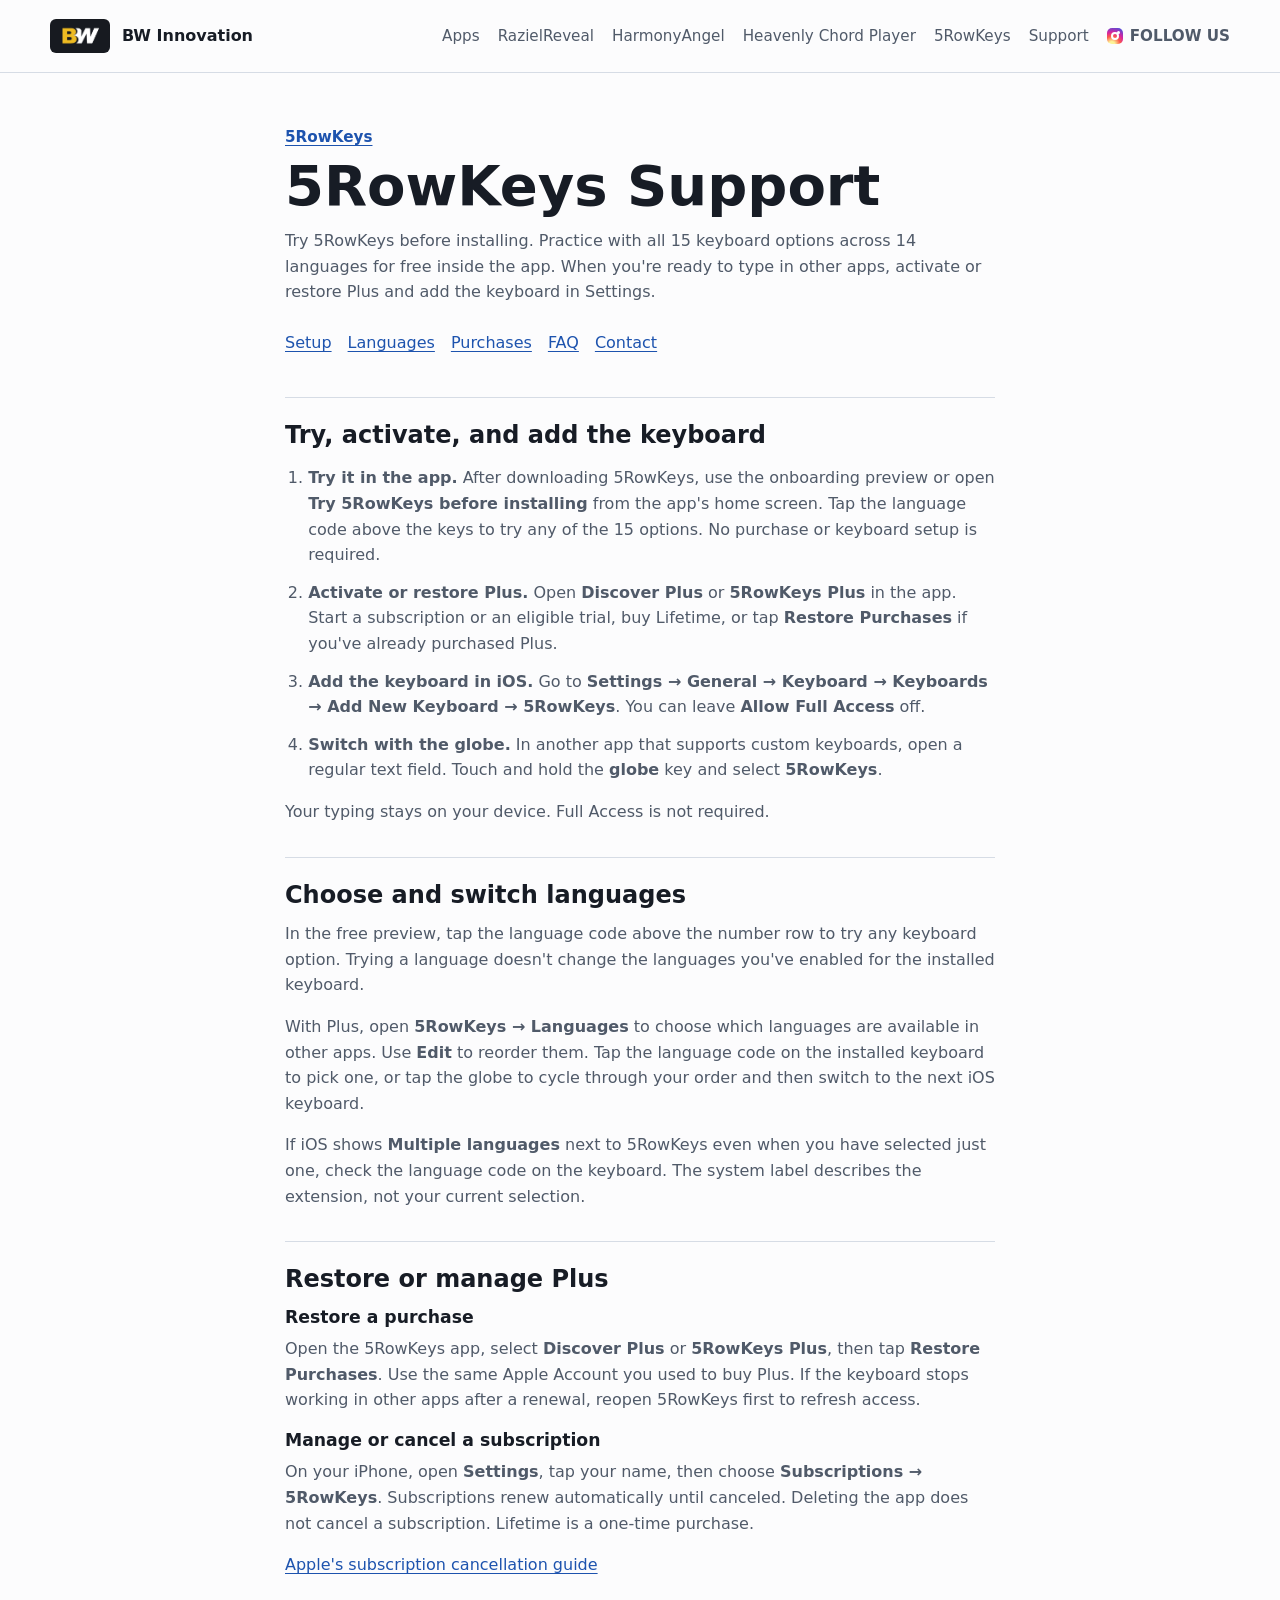
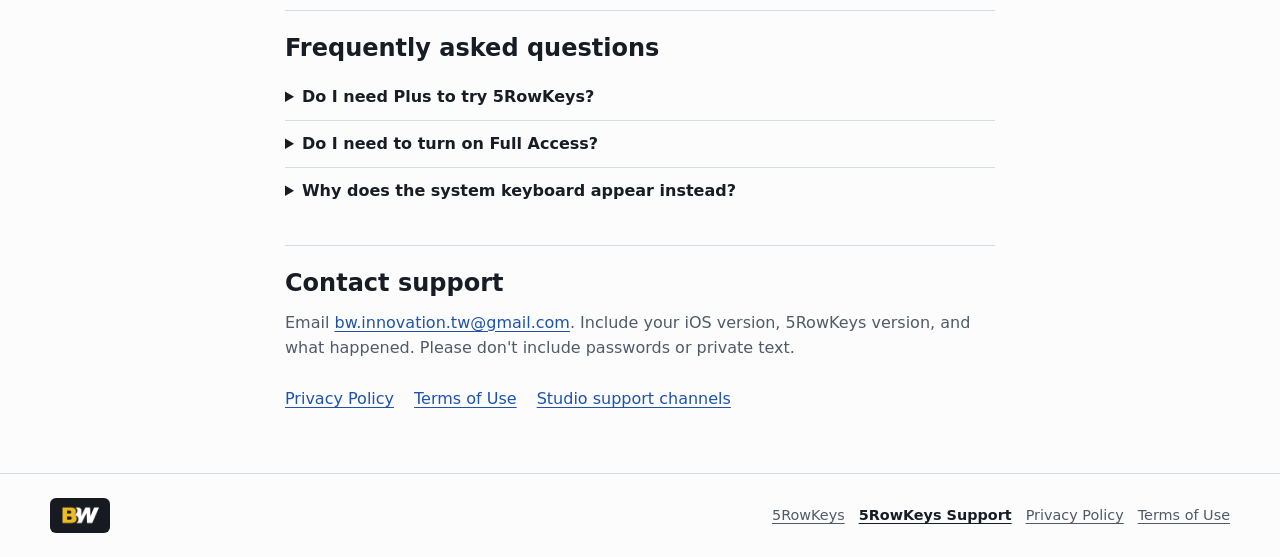
<file: apps/5rowkeys/support.html>
<!doctype html>
<html lang="en">
  <head>
    <meta charset="utf-8">
    <meta name="viewport" content="width=device-width, initial-scale=1">
    <meta name="color-scheme" content="light dark">
    <title>5RowKeys Support | BW Innovation</title>
    <meta name="description" content="Try all 15 keyboard options for free in 5RowKeys, then activate or restore Plus to add the keyboard in iOS and type in other supported apps.">
    <link rel="canonical" href="https://bwinnovationtw.github.io/apps/5rowkeys/support.html">
    <link rel="icon" href="../../assets/5rowkeys-icon.png">
    <link rel="apple-touch-icon" href="../../assets/5rowkeys-icon.png">
    <link rel="stylesheet" href="../../styles.css">
    <link rel="stylesheet" href="styles.css">
  </head>
  <body class="keys-site">
    <a class="skip-link" href="#main">Skip to content</a>
    <header class="site-header">
      <div class="nav-wrap">
        <a class="brand-link" href="../../index.html" aria-label="BW Innovation home">
          <img src="../../assets/bw-logo-transparent.png" alt="" width="277" height="160">
          <span>BW Innovation</span>
        </a>
        <nav class="site-nav" aria-label="Main navigation">
          <a href="../../index.html#apps">Apps</a>
          <a href="../razielreveal/index.html">RazielReveal</a>
          <a href="../harmonyangel/index.html">HarmonyAngel</a>
          <a href="../heavenly-chord-player/index.html">Heavenly Chord Player</a>
          <a href="./">5RowKeys</a>
          <a href="../../support/index.html">Support</a>
          <a class="nav-social" href="https://www.instagram.com/bw.innovation.tw" target="_blank" rel="noopener"><span class="instagram-mark" aria-hidden="true"></span>FOLLOW US</a>
        </nav>
      </div>
    </header>

    <main id="main" class="keys-document">
      <p class="keys-breadcrumb"><a href="./">5RowKeys</a></p>
      <h1>5RowKeys Support</h1>
      <p>Try 5RowKeys before installing. Practice with all 15 keyboard options across 14 languages for free inside the app. When you're ready to type in other apps, activate or restore Plus and add the keyboard in Settings.</p>
      <nav class="keys-links keys-jump" aria-label="On this page">
        <a href="#setup">Setup</a>
        <a href="#languages">Languages</a>
        <a href="#purchases">Purchases</a>
        <a href="#faq">FAQ</a>
        <a href="#contact">Contact</a>
      </nav>

      <section aria-labelledby="setup">
        <h2 id="setup">Try, activate, and add the keyboard</h2>
        <ol class="keys-setup-steps">
          <li><strong>Try it in the app.</strong> After downloading 5RowKeys, use the onboarding preview or open <strong>Try 5RowKeys before installing</strong> from the app's home screen. Tap the language code above the keys to try any of the 15 options. No purchase or keyboard setup is required.</li>
          <li><strong>Activate or restore Plus.</strong> Open <strong>Discover Plus</strong> or <strong>5RowKeys Plus</strong> in the app. Start a subscription or an eligible trial, buy Lifetime, or tap <strong>Restore Purchases</strong> if you've already purchased Plus.</li>
          <li><strong>Add the keyboard in iOS.</strong> Go to <strong>Settings &rarr; General &rarr; Keyboard &rarr; Keyboards &rarr; Add New Keyboard &rarr; 5RowKeys</strong>. You can leave <strong>Allow Full Access</strong> off.</li>
          <li><strong>Switch with the globe.</strong> In another app that supports custom keyboards, open a regular text field. Touch and hold the <strong>globe</strong> key and select <strong>5RowKeys</strong>.</li>
        </ol>
        <p>Your typing stays on your device. Full Access is not required.</p>
      </section>

      <section aria-labelledby="languages">
        <h2 id="languages">Choose and switch languages</h2>
        <p>In the free preview, tap the language code above the number row to try any keyboard option. Trying a language doesn't change the languages you've enabled for the installed keyboard.</p>
        <p>With Plus, open <strong>5RowKeys &rarr; Languages</strong> to choose which languages are available in other apps. Use <strong>Edit</strong> to reorder them. Tap the language code on the installed keyboard to pick one, or tap the globe to cycle through your order and then switch to the next iOS keyboard.</p>
        <p>If iOS shows <strong>Multiple languages</strong> next to 5RowKeys even when you have selected just one, check the language code on the keyboard. The system label describes the extension, not your current selection.</p>
      </section>

      <section aria-labelledby="purchases">
        <h2 id="purchases">Restore or manage Plus</h2>
        <h3>Restore a purchase</h3>
        <p>Open the 5RowKeys app, select <strong>Discover Plus</strong> or <strong>5RowKeys Plus</strong>, then tap <strong>Restore Purchases</strong>. Use the same Apple Account you used to buy Plus. If the keyboard stops working in other apps after a renewal, reopen 5RowKeys first to refresh access.</p>
        <h3>Manage or cancel a subscription</h3>
        <p>On your iPhone, open <strong>Settings</strong>, tap your name, then choose <strong>Subscriptions &rarr; 5RowKeys</strong>. Subscriptions renew automatically until canceled. Deleting the app does not cancel a subscription. Lifetime is a one-time purchase.</p>
        <p><a href="https://support.apple.com/en-us/118428">Apple's subscription cancellation guide</a></p>
      </section>

      <section class="keys-faq" aria-labelledby="faq">
        <h2 id="faq">Frequently asked questions</h2>
        <details>
          <summary>Do I need Plus to try 5RowKeys?</summary>
          <p>No. The in-app preview is free for all 15 options. Typing in other apps that support custom keyboards requires an active Plus subscription, an active trial, or a lifetime purchase. If your access expires, the free preview remains available.</p>
        </details>
        <details>
          <summary>Do I need to turn on Full Access?</summary>
          <p>No. Typing, suggestions, swipe input, and emoji search are processed on your device without Full Access. 5RowKeys doesn't record or upload a typing history.</p>
        </details>
        <details>
          <summary>Why does the system keyboard appear instead?</summary>
          <p>iOS uses its own keyboard for password fields and other fields or apps that restrict custom keyboards. In a regular text field in a supported app, touch and hold the globe and select 5RowKeys again.</p>
        </details>
      </section>

      <section aria-labelledby="contact">
        <h2 id="contact">Contact support</h2>
        <p>Email <a href="mailto:bw.innovation.tw@gmail.com?subject=5RowKeys%20Support">bw.innovation.tw@gmail.com</a>. Include your iOS version, 5RowKeys version, and what happened. Please don't include passwords or private text.</p>
        <div class="keys-links">
          <a href="privacy.html">Privacy Policy</a>
          <a href="https://www.apple.com/legal/internet-services/itunes/dev/stdeula/">Terms of Use</a>
          <a href="../../support/index.html">Studio support channels</a>
        </div>
      </section>
    </main>

    <footer class="footer">
      <div class="footer-inner">
        <a href="../../index.html" aria-label="BW Innovation home"><img src="../../assets/bw-logo-transparent.png" alt="" width="277" height="160"></a>
        <nav class="footer-links" aria-label="Footer navigation">
          <a href="./">5RowKeys</a>
          <a href="support.html" aria-current="page">5RowKeys Support</a>
          <a href="privacy.html">Privacy Policy</a>
          <a href="https://www.apple.com/legal/internet-services/itunes/dev/stdeula/">Terms of Use</a>
        </nav>
      </div>
    </footer>
  </body>
</html>
</file>
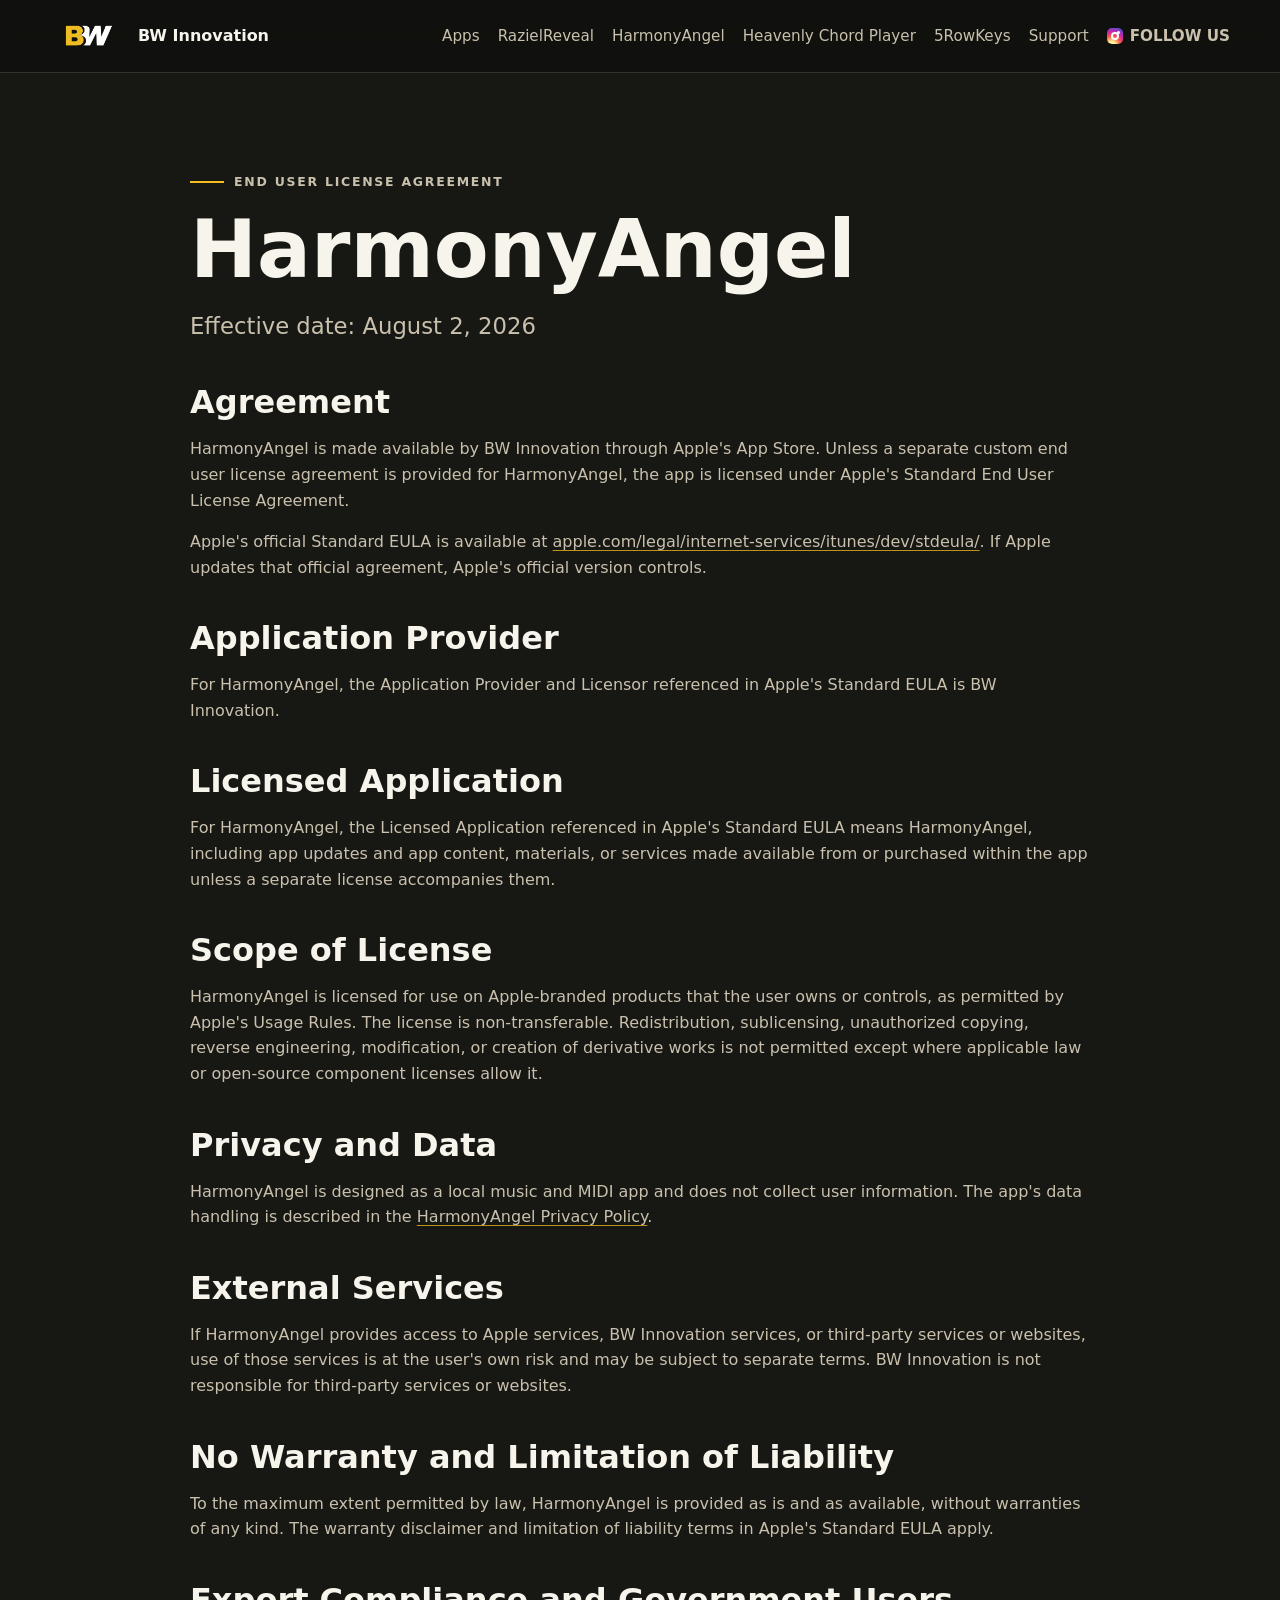
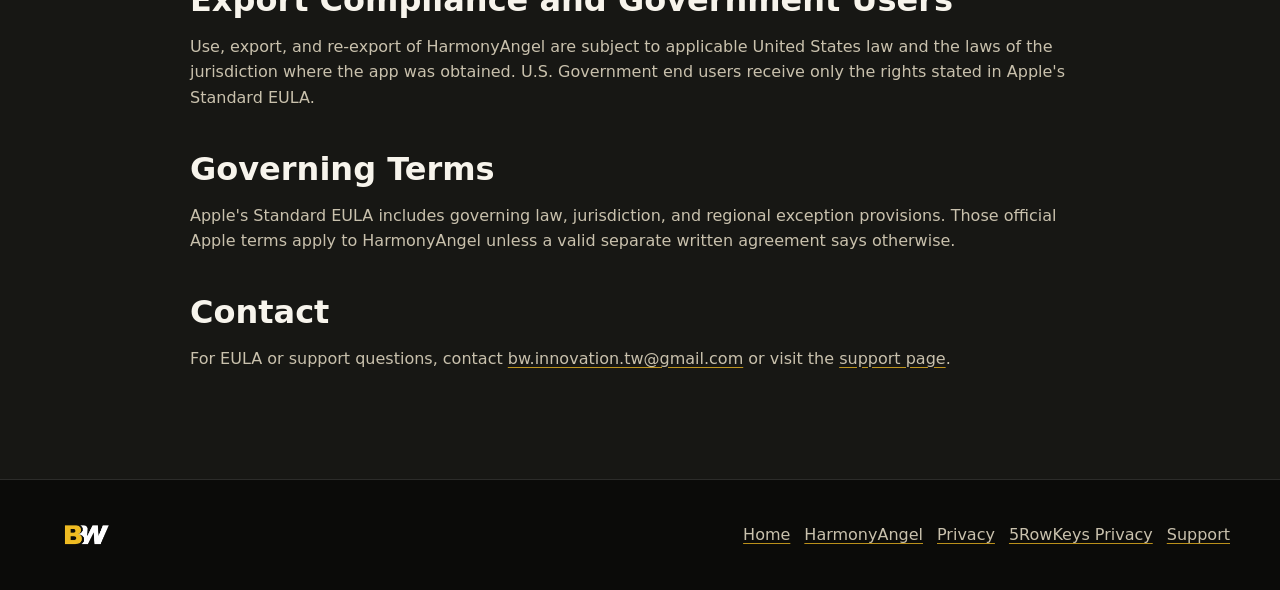
<file: apps/harmonyangel/eula.html>
<!doctype html>
<html lang="en">
  <head>
    <meta charset="utf-8">
    <meta name="viewport" content="width=device-width, initial-scale=1">
    <title>HarmonyAngel EULA | BW Innovation</title>
    <meta name="description" content="End User License Agreement for HarmonyAngel by BW Innovation. HarmonyAngel follows Apple's Standard EULA.">
    <meta property="og:title" content="HarmonyAngel EULA">
    <meta property="og:description" content="HarmonyAngel follows Apple's Standard End User License Agreement.">
    <meta property="og:url" content="https://bwinnovationtw.github.io/apps/harmonyangel/eula.html">
    <link rel="icon" href="../../assets/harmonyangel-icon.png">
    <link rel="stylesheet" href="../../styles.css">
  </head>
  <body class="policy-page">
    <a class="skip-link" href="#main">Skip to content</a>
    <header class="site-header">
      <div class="nav-wrap">
        <a class="brand-link" href="../../index.html" aria-label="BW Innovation home">
          <img src="../../assets/bw-logo-transparent.png" alt="BW">
          <span>BW Innovation</span>
        </a>
        <nav class="site-nav" aria-label="Main navigation">
          <a href="../../index.html#apps">Apps</a>
          <a href="../razielreveal/index.html">RazielReveal</a>
          <a href="index.html">HarmonyAngel</a>
          <a href="../heavenly-chord-player/index.html">Heavenly Chord Player</a>
          <a href="../5rowkeys/">5RowKeys</a>
          <a href="../../support/index.html">Support</a>
          <a class="nav-social" href="https://www.instagram.com/bw.innovation.tw" target="_blank" rel="noopener"><span class="instagram-mark" aria-hidden="true"></span>FOLLOW US</a>
        </nav>
      </div>
    </header>

    <main id="main" class="policy-document">
      <p class="eyebrow">End User License Agreement</p>
      <h1>HarmonyAngel</h1>
      <p class="lede">Effective date: August 2, 2026</p>

      <h2>Agreement</h2>
      <p>HarmonyAngel is made available by BW Innovation through Apple's App Store. Unless a separate custom end user license agreement is provided for HarmonyAngel, the app is licensed under Apple's Standard End User License Agreement.</p>
      <p>Apple's official Standard EULA is available at <a href="https://www.apple.com/legal/internet-services/itunes/dev/stdeula/">apple.com/legal/internet-services/itunes/dev/stdeula/</a>. If Apple updates that official agreement, Apple's official version controls.</p>

      <h2>Application Provider</h2>
      <p>For HarmonyAngel, the Application Provider and Licensor referenced in Apple's Standard EULA is BW Innovation.</p>

      <h2>Licensed Application</h2>
      <p>For HarmonyAngel, the Licensed Application referenced in Apple's Standard EULA means HarmonyAngel, including app updates and app content, materials, or services made available from or purchased within the app unless a separate license accompanies them.</p>

      <h2>Scope of License</h2>
      <p>HarmonyAngel is licensed for use on Apple-branded products that the user owns or controls, as permitted by Apple's Usage Rules. The license is non-transferable. Redistribution, sublicensing, unauthorized copying, reverse engineering, modification, or creation of derivative works is not permitted except where applicable law or open-source component licenses allow it.</p>

      <h2>Privacy and Data</h2>
      <p>HarmonyAngel is designed as a local music and MIDI app and does not collect user information. The app's data handling is described in the <a href="privacy.html">HarmonyAngel Privacy Policy</a>.</p>

      <h2>External Services</h2>
      <p>If HarmonyAngel provides access to Apple services, BW Innovation services, or third-party services or websites, use of those services is at the user's own risk and may be subject to separate terms. BW Innovation is not responsible for third-party services or websites.</p>

      <h2>No Warranty and Limitation of Liability</h2>
      <p>To the maximum extent permitted by law, HarmonyAngel is provided as is and as available, without warranties of any kind. The warranty disclaimer and limitation of liability terms in Apple's Standard EULA apply.</p>

      <h2>Export Compliance and Government Users</h2>
      <p>Use, export, and re-export of HarmonyAngel are subject to applicable United States law and the laws of the jurisdiction where the app was obtained. U.S. Government end users receive only the rights stated in Apple's Standard EULA.</p>

      <h2>Governing Terms</h2>
      <p>Apple's Standard EULA includes governing law, jurisdiction, and regional exception provisions. Those official Apple terms apply to HarmonyAngel unless a valid separate written agreement says otherwise.</p>

      <h2>Contact</h2>
      <p>For EULA or support questions, contact <a href="mailto:bw.innovation.tw@gmail.com">bw.innovation.tw@gmail.com</a> or visit the <a href="../../support/index.html">support page</a>.</p>
    </main>

    <footer class="footer">
      <div class="footer-inner">
        <img src="../../assets/bw-logo-transparent.png" alt="BW Innovation">
        <div class="footer-links">
          <a href="../../index.html">Home</a>
          <a href="index.html">HarmonyAngel</a>
          <a href="privacy.html">Privacy</a>
          <a href="../5rowkeys/privacy.html">5RowKeys Privacy</a>
          <a href="../../support/index.html">Support</a>
        </div>
      </div>
    </footer>
  </body>
</html>
</file>
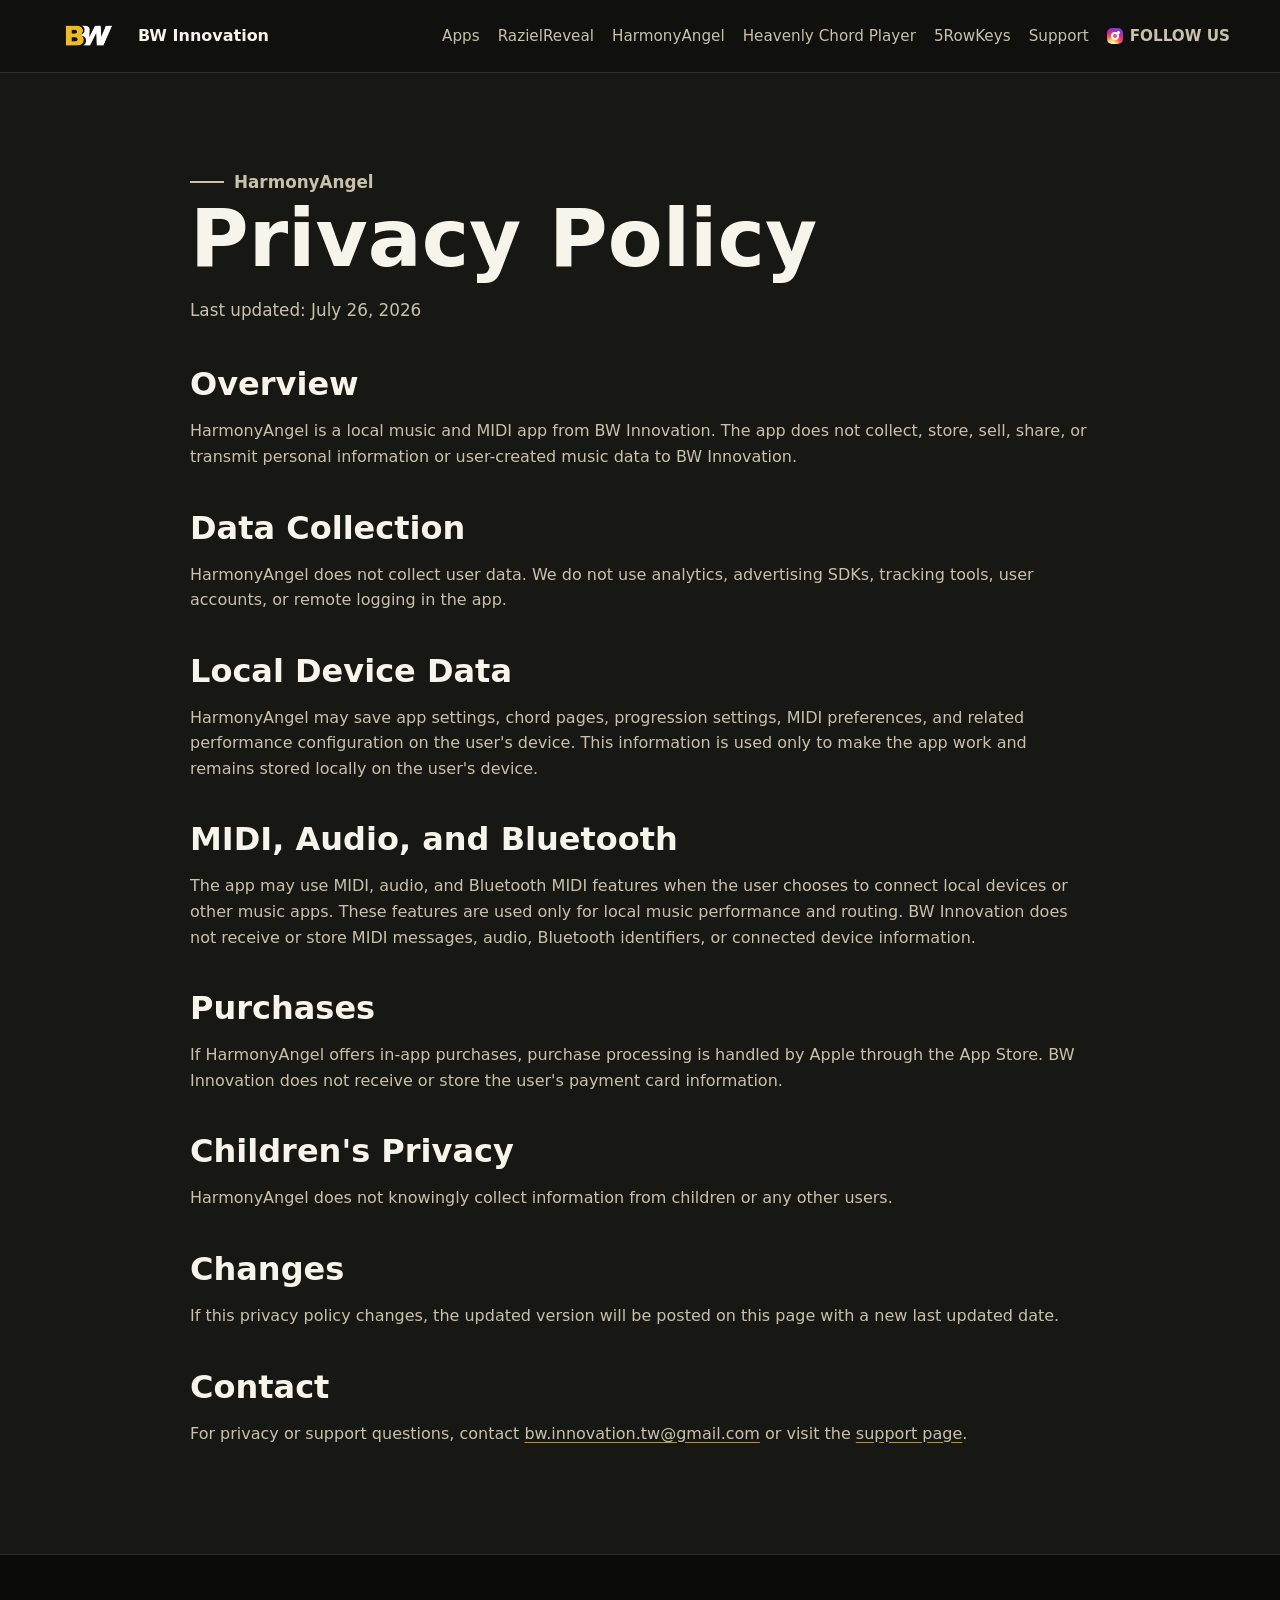
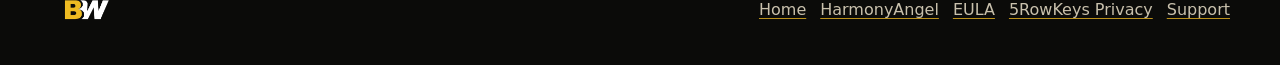
<file: apps/harmonyangel/privacy.html>
<!doctype html>
<html lang="en">
  <head>
    <meta charset="utf-8">
    <meta name="viewport" content="width=device-width, initial-scale=1">
    <title>HarmonyAngel Privacy Policy | BW Innovation</title>
    <meta name="description" content="Privacy policy for HarmonyAngel by BW Innovation. HarmonyAngel does not collect personal information or user data.">
    <meta property="og:title" content="HarmonyAngel Privacy Policy">
    <meta property="og:description" content="HarmonyAngel does not collect personal information or user data.">
    <meta property="og:url" content="https://bwinnovationtw.github.io/apps/harmonyangel/privacy.html">
    <link rel="icon" href="../../assets/harmonyangel-icon.png">
    <link rel="stylesheet" href="../../styles.css">
  </head>
  <body class="policy-page">
    <a class="skip-link" href="#main">Skip to content</a>
    <header class="site-header">
      <div class="nav-wrap">
        <a class="brand-link" href="../../index.html" aria-label="BW Innovation home">
          <img src="../../assets/bw-logo-transparent.png" alt="BW">
          <span>BW Innovation</span>
        </a>
        <nav class="site-nav" aria-label="Main navigation">
          <a href="../../index.html#apps">Apps</a>
          <a href="../razielreveal/index.html">RazielReveal</a>
          <a href="index.html">HarmonyAngel</a>
          <a href="../heavenly-chord-player/index.html">Heavenly Chord Player</a>
          <a href="../5rowkeys/">5RowKeys</a>
          <a href="../../support/index.html">Support</a>
          <a class="nav-social" href="https://www.instagram.com/bw.innovation.tw" target="_blank" rel="noopener"><span class="instagram-mark" aria-hidden="true"></span>FOLLOW US</a>
        </nav>
      </div>
    </header>

    <main id="main" class="policy-document">
      <p class="policy-app-name">HarmonyAngel</p>
      <h1>Privacy Policy</h1>
      <p class="policy-date">Last updated: July 26, 2026</p>

      <h2>Overview</h2>
      <p>HarmonyAngel is a local music and MIDI app from BW Innovation. The app does not collect, store, sell, share, or transmit personal information or user-created music data to BW Innovation.</p>

      <h2>Data Collection</h2>
      <p>HarmonyAngel does not collect user data. We do not use analytics, advertising SDKs, tracking tools, user accounts, or remote logging in the app.</p>

      <h2>Local Device Data</h2>
      <p>HarmonyAngel may save app settings, chord pages, progression settings, MIDI preferences, and related performance configuration on the user's device. This information is used only to make the app work and remains stored locally on the user's device.</p>

      <h2>MIDI, Audio, and Bluetooth</h2>
      <p>The app may use MIDI, audio, and Bluetooth MIDI features when the user chooses to connect local devices or other music apps. These features are used only for local music performance and routing. BW Innovation does not receive or store MIDI messages, audio, Bluetooth identifiers, or connected device information.</p>

      <h2>Purchases</h2>
      <p>If HarmonyAngel offers in-app purchases, purchase processing is handled by Apple through the App Store. BW Innovation does not receive or store the user's payment card information.</p>

      <h2>Children's Privacy</h2>
      <p>HarmonyAngel does not knowingly collect information from children or any other users.</p>

      <h2>Changes</h2>
      <p>If this privacy policy changes, the updated version will be posted on this page with a new last updated date.</p>

      <h2>Contact</h2>
      <p>For privacy or support questions, contact <a href="mailto:bw.innovation.tw@gmail.com">bw.innovation.tw@gmail.com</a> or visit the <a href="../../support/index.html">support page</a>.</p>
    </main>

    <footer class="footer">
      <div class="footer-inner">
        <img src="../../assets/bw-logo-transparent.png" alt="BW Innovation">
        <div class="footer-links">
          <a href="../../index.html">Home</a>
          <a href="index.html">HarmonyAngel</a>
          <a href="eula.html">EULA</a>
          <a href="../5rowkeys/privacy.html">5RowKeys Privacy</a>
          <a href="../../support/index.html">Support</a>
        </div>
      </div>
    </footer>
  </body>
</html>
</file>
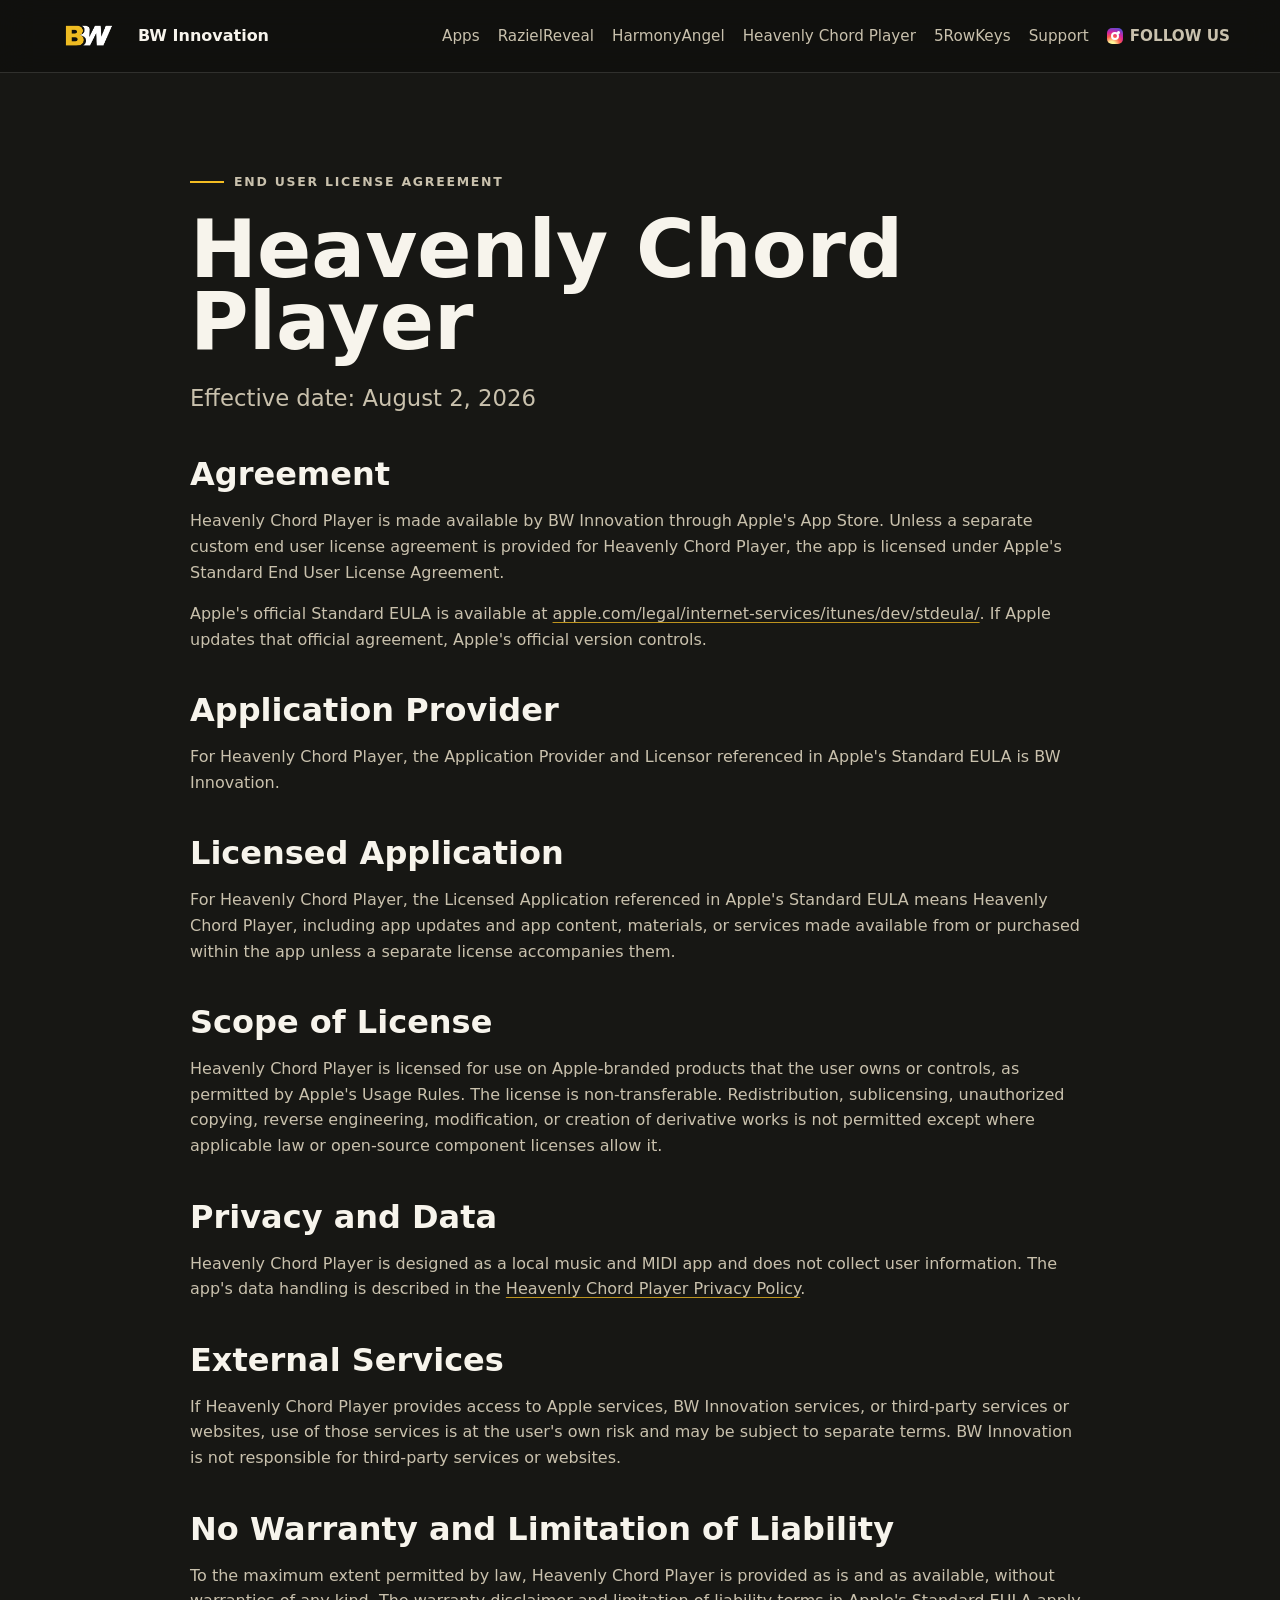
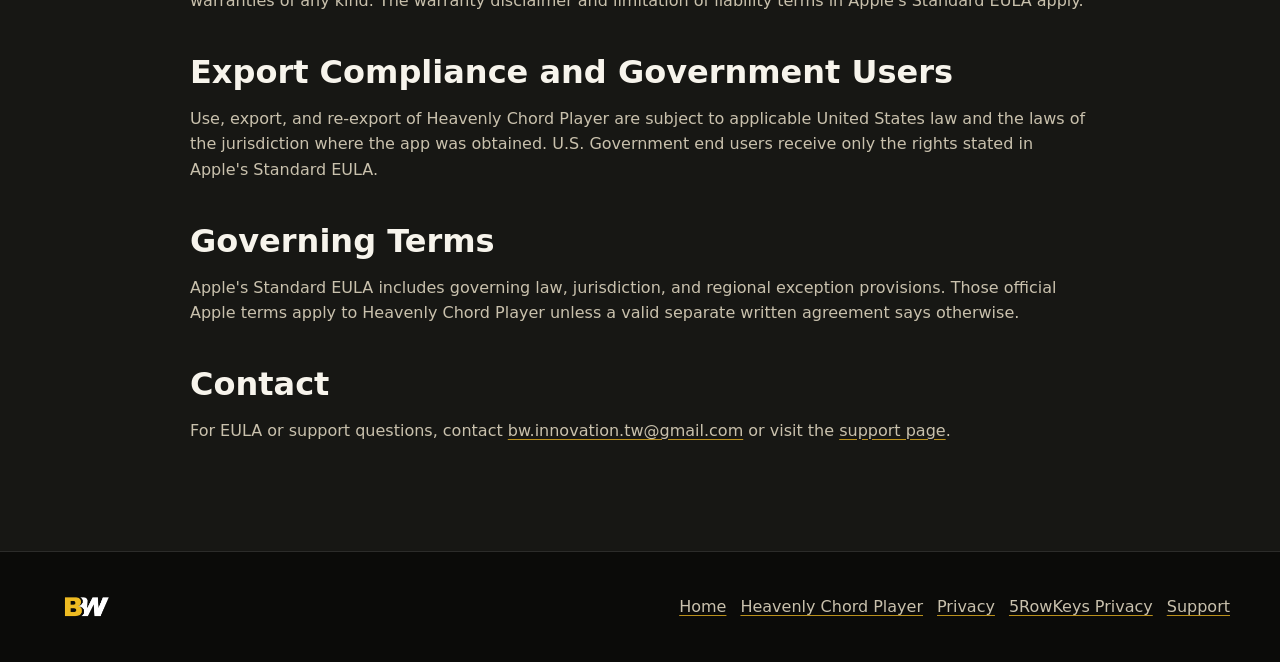
<file: apps/heavenly-chord-player/eula.html>
<!doctype html>
<html lang="en">
  <head>
    <meta charset="utf-8">
    <meta name="viewport" content="width=device-width, initial-scale=1">
    <title>Heavenly Chord Player EULA | BW Innovation</title>
    <meta name="description" content="End User License Agreement for Heavenly Chord Player by BW Innovation. Heavenly Chord Player follows Apple's Standard EULA.">
    <meta property="og:title" content="Heavenly Chord Player EULA">
    <meta property="og:description" content="Heavenly Chord Player follows Apple's Standard End User License Agreement.">
    <meta property="og:url" content="https://bwinnovationtw.github.io/apps/heavenly-chord-player/eula.html">
    <link rel="icon" href="../../assets/heavenly-chord-player-icon.png">
    <link rel="stylesheet" href="../../styles.css">
  </head>
  <body class="policy-page">
    <a class="skip-link" href="#main">Skip to content</a>
    <header class="site-header">
      <div class="nav-wrap">
        <a class="brand-link" href="../../index.html" aria-label="BW Innovation home">
          <img src="../../assets/bw-logo-transparent.png" alt="BW">
          <span>BW Innovation</span>
        </a>
        <nav class="site-nav" aria-label="Main navigation">
          <a href="../../index.html#apps">Apps</a>
          <a href="../razielreveal/index.html">RazielReveal</a>
          <a href="../harmonyangel/index.html">HarmonyAngel</a>
          <a href="index.html">Heavenly Chord Player</a>
          <a href="../5rowkeys/">5RowKeys</a>
          <a href="../../support/index.html">Support</a>
          <a class="nav-social" href="https://www.instagram.com/bw.innovation.tw" target="_blank" rel="noopener"><span class="instagram-mark" aria-hidden="true"></span>FOLLOW US</a>
        </nav>
      </div>
    </header>

    <main id="main" class="policy-document">
      <p class="eyebrow">End User License Agreement</p>
      <h1>Heavenly Chord Player</h1>
      <p class="lede">Effective date: August 2, 2026</p>

      <h2>Agreement</h2>
      <p>Heavenly Chord Player is made available by BW Innovation through Apple's App Store. Unless a separate custom end user license agreement is provided for Heavenly Chord Player, the app is licensed under Apple's Standard End User License Agreement.</p>
      <p>Apple's official Standard EULA is available at <a href="https://www.apple.com/legal/internet-services/itunes/dev/stdeula/">apple.com/legal/internet-services/itunes/dev/stdeula/</a>. If Apple updates that official agreement, Apple's official version controls.</p>

      <h2>Application Provider</h2>
      <p>For Heavenly Chord Player, the Application Provider and Licensor referenced in Apple's Standard EULA is BW Innovation.</p>

      <h2>Licensed Application</h2>
      <p>For Heavenly Chord Player, the Licensed Application referenced in Apple's Standard EULA means Heavenly Chord Player, including app updates and app content, materials, or services made available from or purchased within the app unless a separate license accompanies them.</p>

      <h2>Scope of License</h2>
      <p>Heavenly Chord Player is licensed for use on Apple-branded products that the user owns or controls, as permitted by Apple's Usage Rules. The license is non-transferable. Redistribution, sublicensing, unauthorized copying, reverse engineering, modification, or creation of derivative works is not permitted except where applicable law or open-source component licenses allow it.</p>

      <h2>Privacy and Data</h2>
      <p>Heavenly Chord Player is designed as a local music and MIDI app and does not collect user information. The app's data handling is described in the <a href="privacy.html">Heavenly Chord Player Privacy Policy</a>.</p>

      <h2>External Services</h2>
      <p>If Heavenly Chord Player provides access to Apple services, BW Innovation services, or third-party services or websites, use of those services is at the user's own risk and may be subject to separate terms. BW Innovation is not responsible for third-party services or websites.</p>

      <h2>No Warranty and Limitation of Liability</h2>
      <p>To the maximum extent permitted by law, Heavenly Chord Player is provided as is and as available, without warranties of any kind. The warranty disclaimer and limitation of liability terms in Apple's Standard EULA apply.</p>

      <h2>Export Compliance and Government Users</h2>
      <p>Use, export, and re-export of Heavenly Chord Player are subject to applicable United States law and the laws of the jurisdiction where the app was obtained. U.S. Government end users receive only the rights stated in Apple's Standard EULA.</p>

      <h2>Governing Terms</h2>
      <p>Apple's Standard EULA includes governing law, jurisdiction, and regional exception provisions. Those official Apple terms apply to Heavenly Chord Player unless a valid separate written agreement says otherwise.</p>

      <h2>Contact</h2>
      <p>For EULA or support questions, contact <a href="mailto:bw.innovation.tw@gmail.com">bw.innovation.tw@gmail.com</a> or visit the <a href="../../support/index.html">support page</a>.</p>
    </main>

    <footer class="footer">
      <div class="footer-inner">
        <img src="../../assets/bw-logo-transparent.png" alt="BW Innovation">
        <div class="footer-links">
          <a href="../../index.html">Home</a>
          <a href="index.html">Heavenly Chord Player</a>
          <a href="privacy.html">Privacy</a>
          <a href="../5rowkeys/privacy.html">5RowKeys Privacy</a>
          <a href="../../support/index.html">Support</a>
        </div>
      </div>
    </footer>
  </body>
</html>
</file>
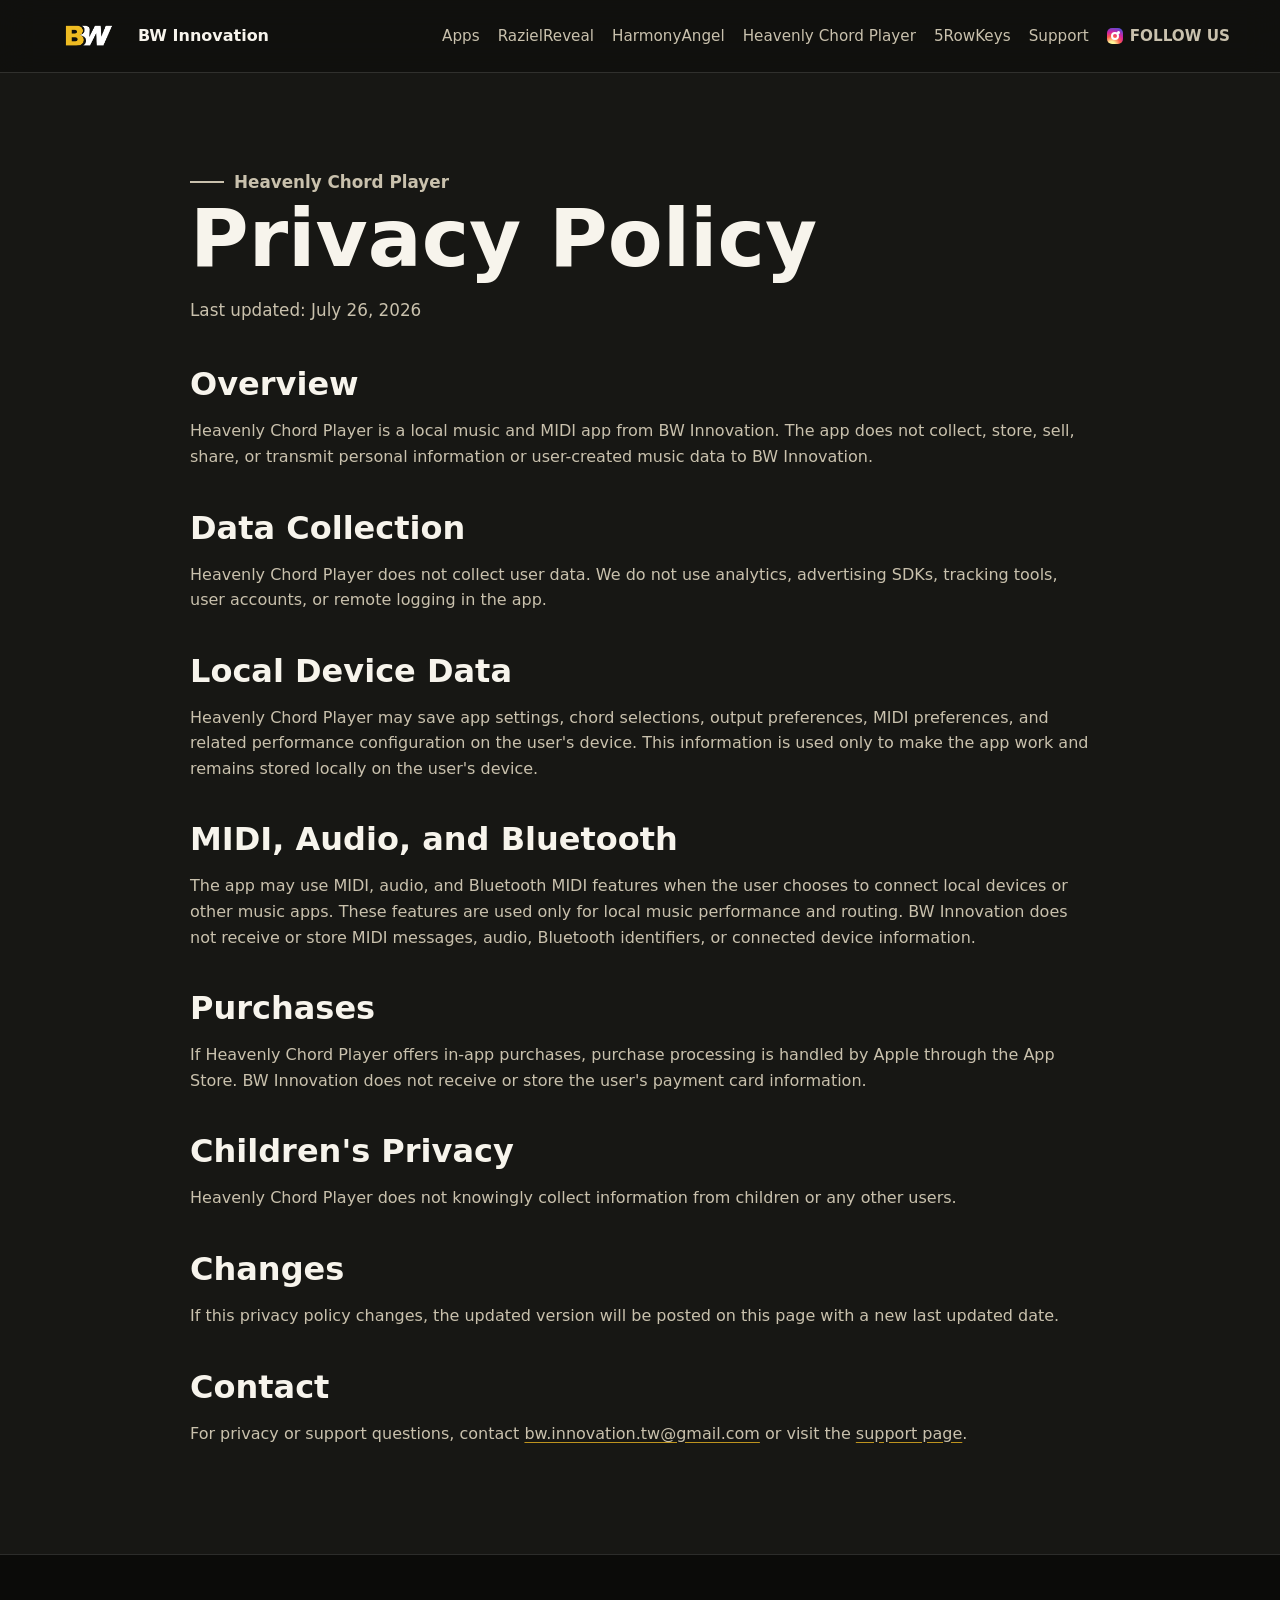
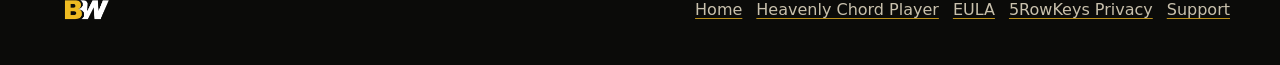
<file: apps/heavenly-chord-player/privacy.html>
<!doctype html>
<html lang="en">
  <head>
    <meta charset="utf-8">
    <meta name="viewport" content="width=device-width, initial-scale=1">
    <title>Heavenly Chord Player Privacy Policy | BW Innovation</title>
    <meta name="description" content="Privacy policy for Heavenly Chord Player by BW Innovation. Heavenly Chord Player does not collect personal information or user data.">
    <meta property="og:title" content="Heavenly Chord Player Privacy Policy">
    <meta property="og:description" content="Heavenly Chord Player does not collect personal information or user data.">
    <meta property="og:url" content="https://bwinnovationtw.github.io/apps/heavenly-chord-player/privacy.html">
    <link rel="icon" href="../../assets/heavenly-chord-player-icon.png">
    <link rel="stylesheet" href="../../styles.css">
  </head>
  <body class="policy-page">
    <a class="skip-link" href="#main">Skip to content</a>
    <header class="site-header">
      <div class="nav-wrap">
        <a class="brand-link" href="../../index.html" aria-label="BW Innovation home">
          <img src="../../assets/bw-logo-transparent.png" alt="BW">
          <span>BW Innovation</span>
        </a>
        <nav class="site-nav" aria-label="Main navigation">
          <a href="../../index.html#apps">Apps</a>
          <a href="../razielreveal/index.html">RazielReveal</a>
          <a href="../harmonyangel/index.html">HarmonyAngel</a>
          <a href="index.html">Heavenly Chord Player</a>
          <a href="../5rowkeys/">5RowKeys</a>
          <a href="../../support/index.html">Support</a>
          <a class="nav-social" href="https://www.instagram.com/bw.innovation.tw" target="_blank" rel="noopener"><span class="instagram-mark" aria-hidden="true"></span>FOLLOW US</a>
        </nav>
      </div>
    </header>

    <main id="main" class="policy-document">
      <p class="policy-app-name">Heavenly Chord Player</p>
      <h1>Privacy Policy</h1>
      <p class="policy-date">Last updated: July 26, 2026</p>

      <h2>Overview</h2>
      <p>Heavenly Chord Player is a local music and MIDI app from BW Innovation. The app does not collect, store, sell, share, or transmit personal information or user-created music data to BW Innovation.</p>

      <h2>Data Collection</h2>
      <p>Heavenly Chord Player does not collect user data. We do not use analytics, advertising SDKs, tracking tools, user accounts, or remote logging in the app.</p>

      <h2>Local Device Data</h2>
      <p>Heavenly Chord Player may save app settings, chord selections, output preferences, MIDI preferences, and related performance configuration on the user's device. This information is used only to make the app work and remains stored locally on the user's device.</p>

      <h2>MIDI, Audio, and Bluetooth</h2>
      <p>The app may use MIDI, audio, and Bluetooth MIDI features when the user chooses to connect local devices or other music apps. These features are used only for local music performance and routing. BW Innovation does not receive or store MIDI messages, audio, Bluetooth identifiers, or connected device information.</p>

      <h2>Purchases</h2>
      <p>If Heavenly Chord Player offers in-app purchases, purchase processing is handled by Apple through the App Store. BW Innovation does not receive or store the user's payment card information.</p>

      <h2>Children's Privacy</h2>
      <p>Heavenly Chord Player does not knowingly collect information from children or any other users.</p>

      <h2>Changes</h2>
      <p>If this privacy policy changes, the updated version will be posted on this page with a new last updated date.</p>

      <h2>Contact</h2>
      <p>For privacy or support questions, contact <a href="mailto:bw.innovation.tw@gmail.com">bw.innovation.tw@gmail.com</a> or visit the <a href="../../support/index.html">support page</a>.</p>
    </main>

    <footer class="footer">
      <div class="footer-inner">
        <img src="../../assets/bw-logo-transparent.png" alt="BW Innovation">
        <div class="footer-links">
          <a href="../../index.html">Home</a>
          <a href="index.html">Heavenly Chord Player</a>
          <a href="eula.html">EULA</a>
          <a href="../5rowkeys/privacy.html">5RowKeys Privacy</a>
          <a href="../../support/index.html">Support</a>
        </div>
      </div>
    </footer>
  </body>
</html>
</file>
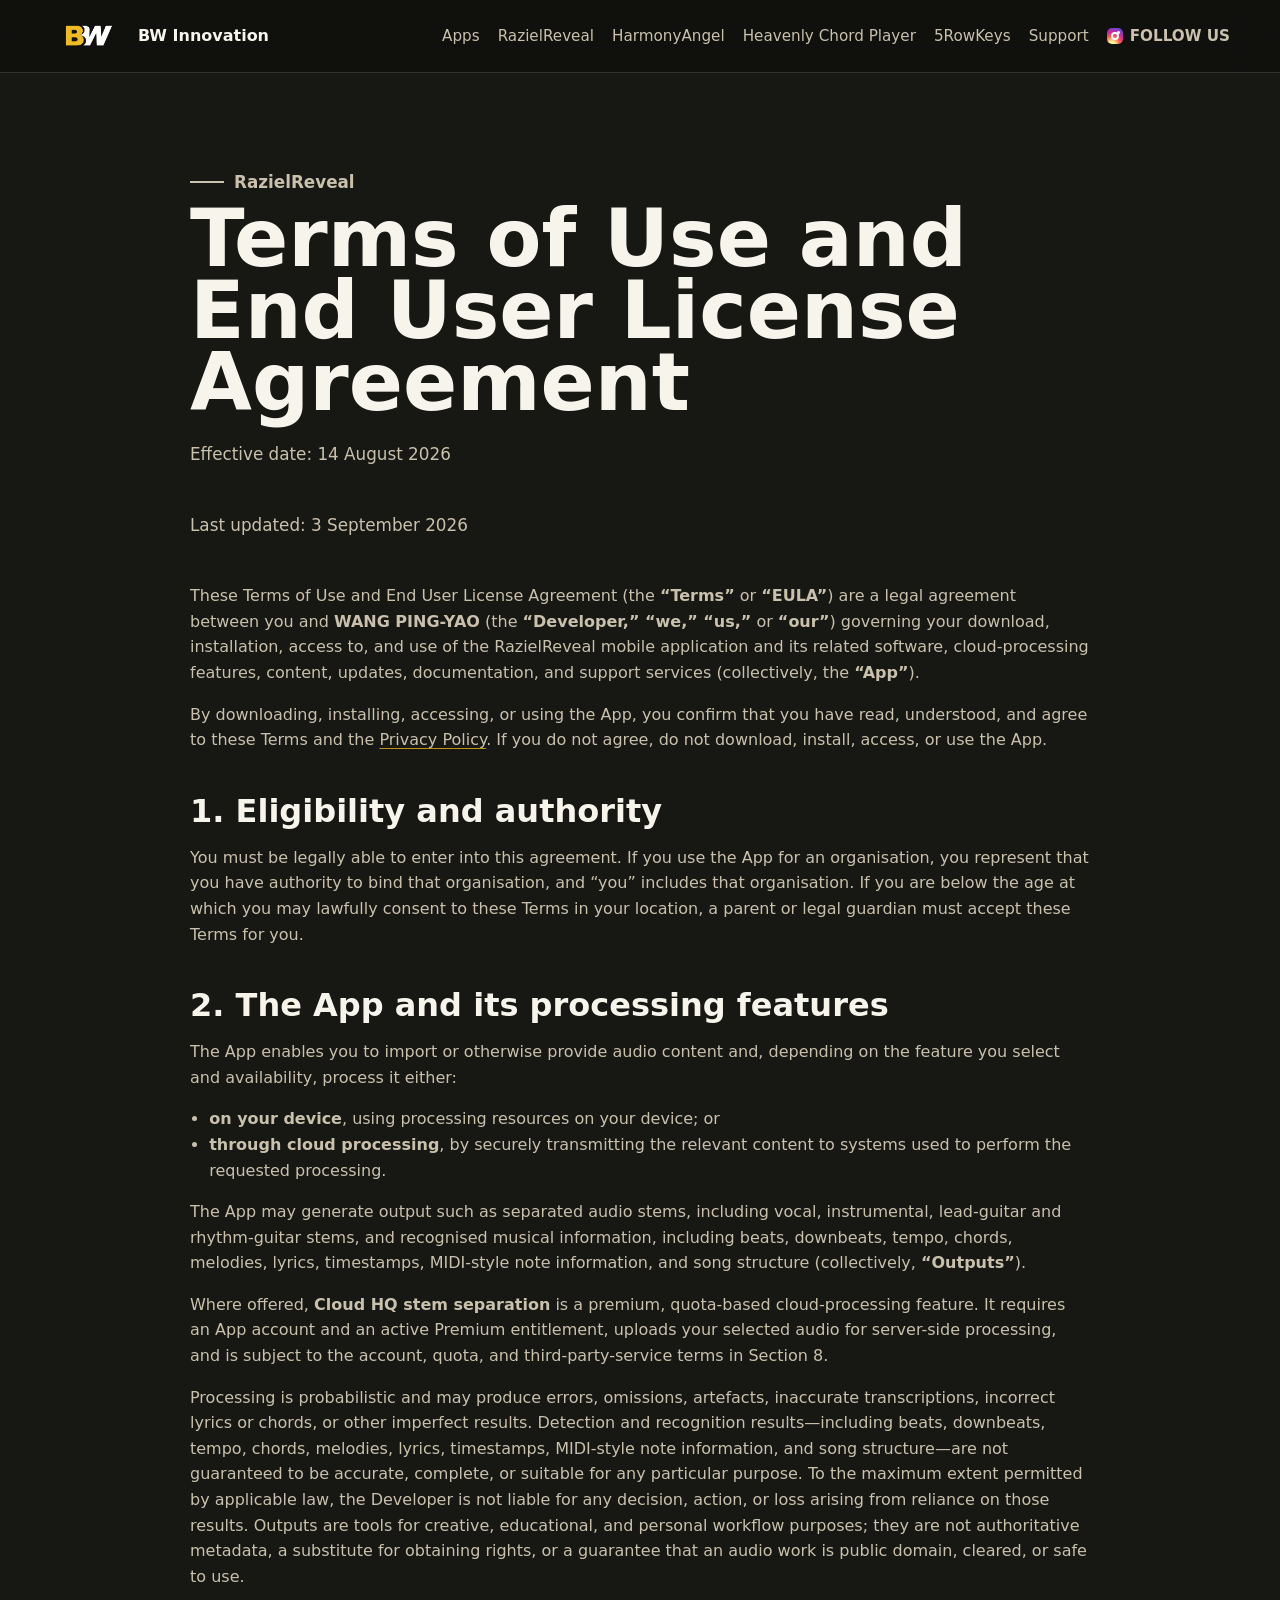
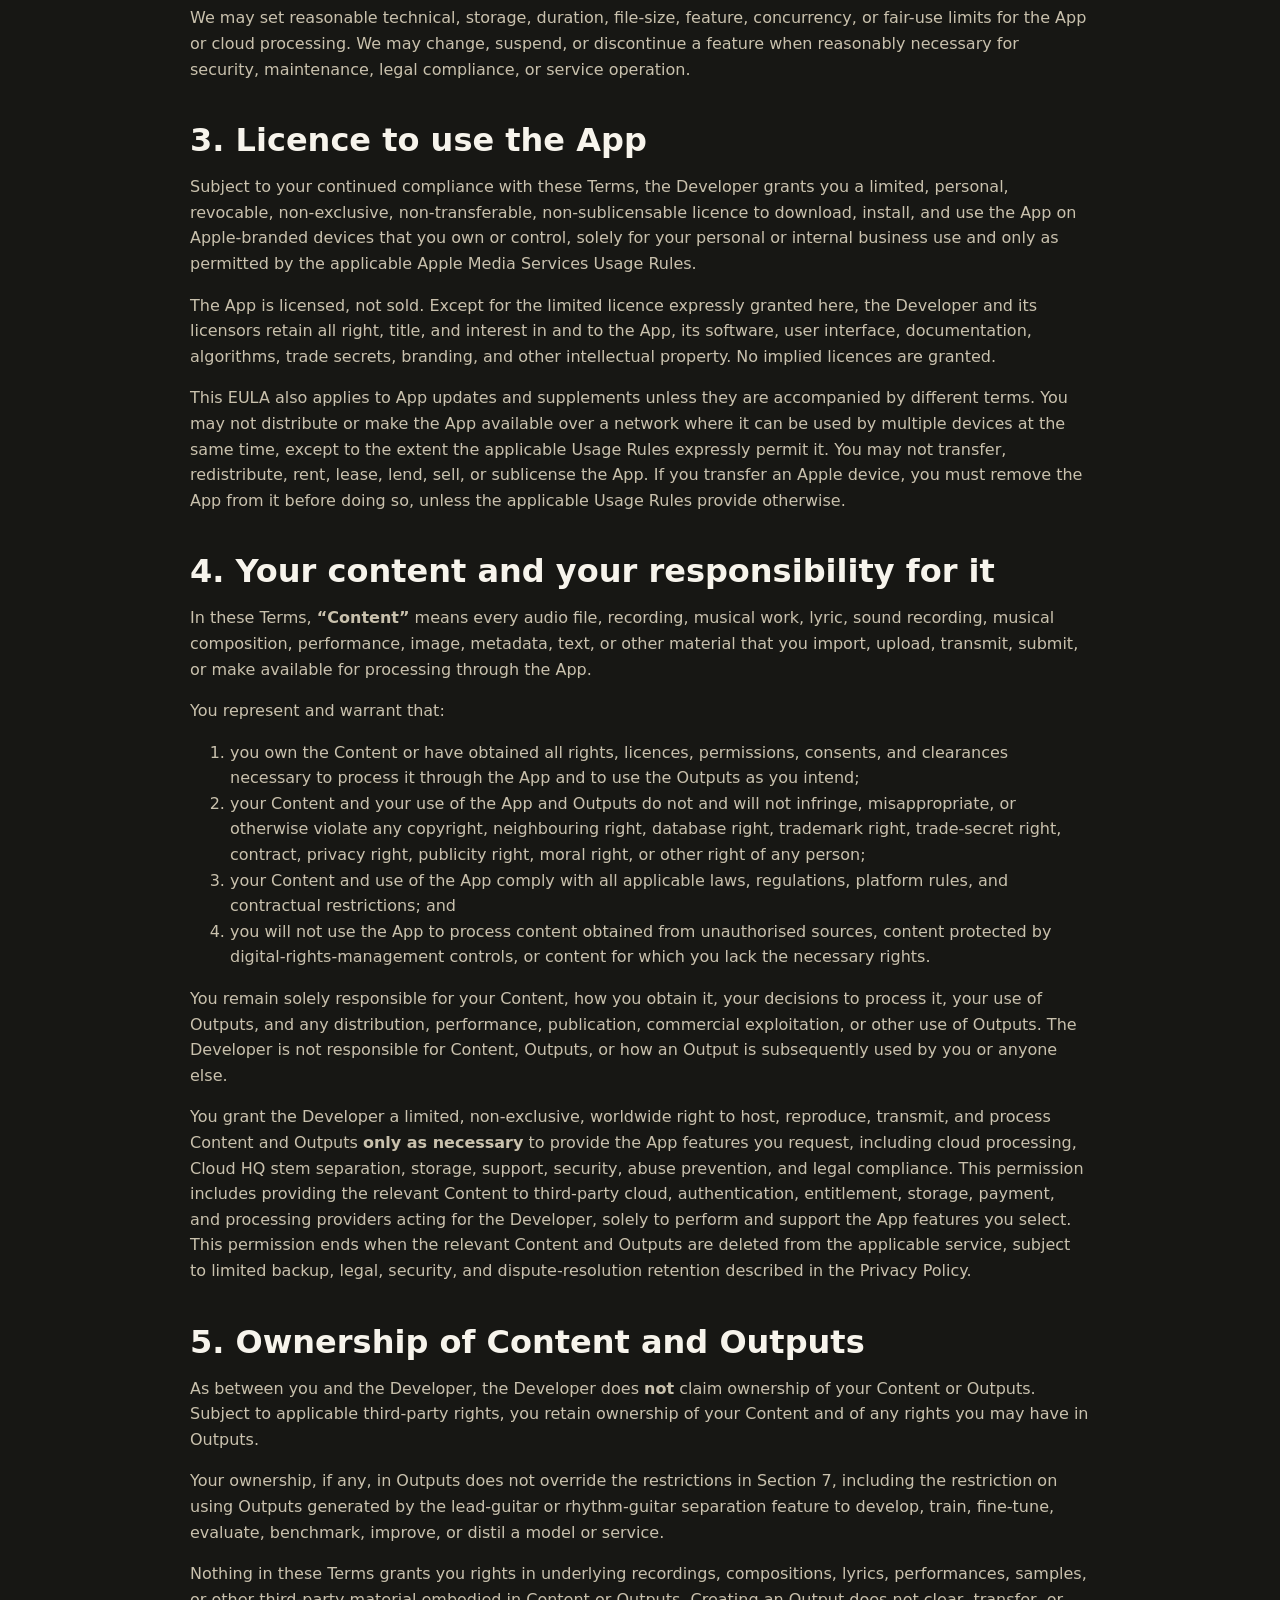
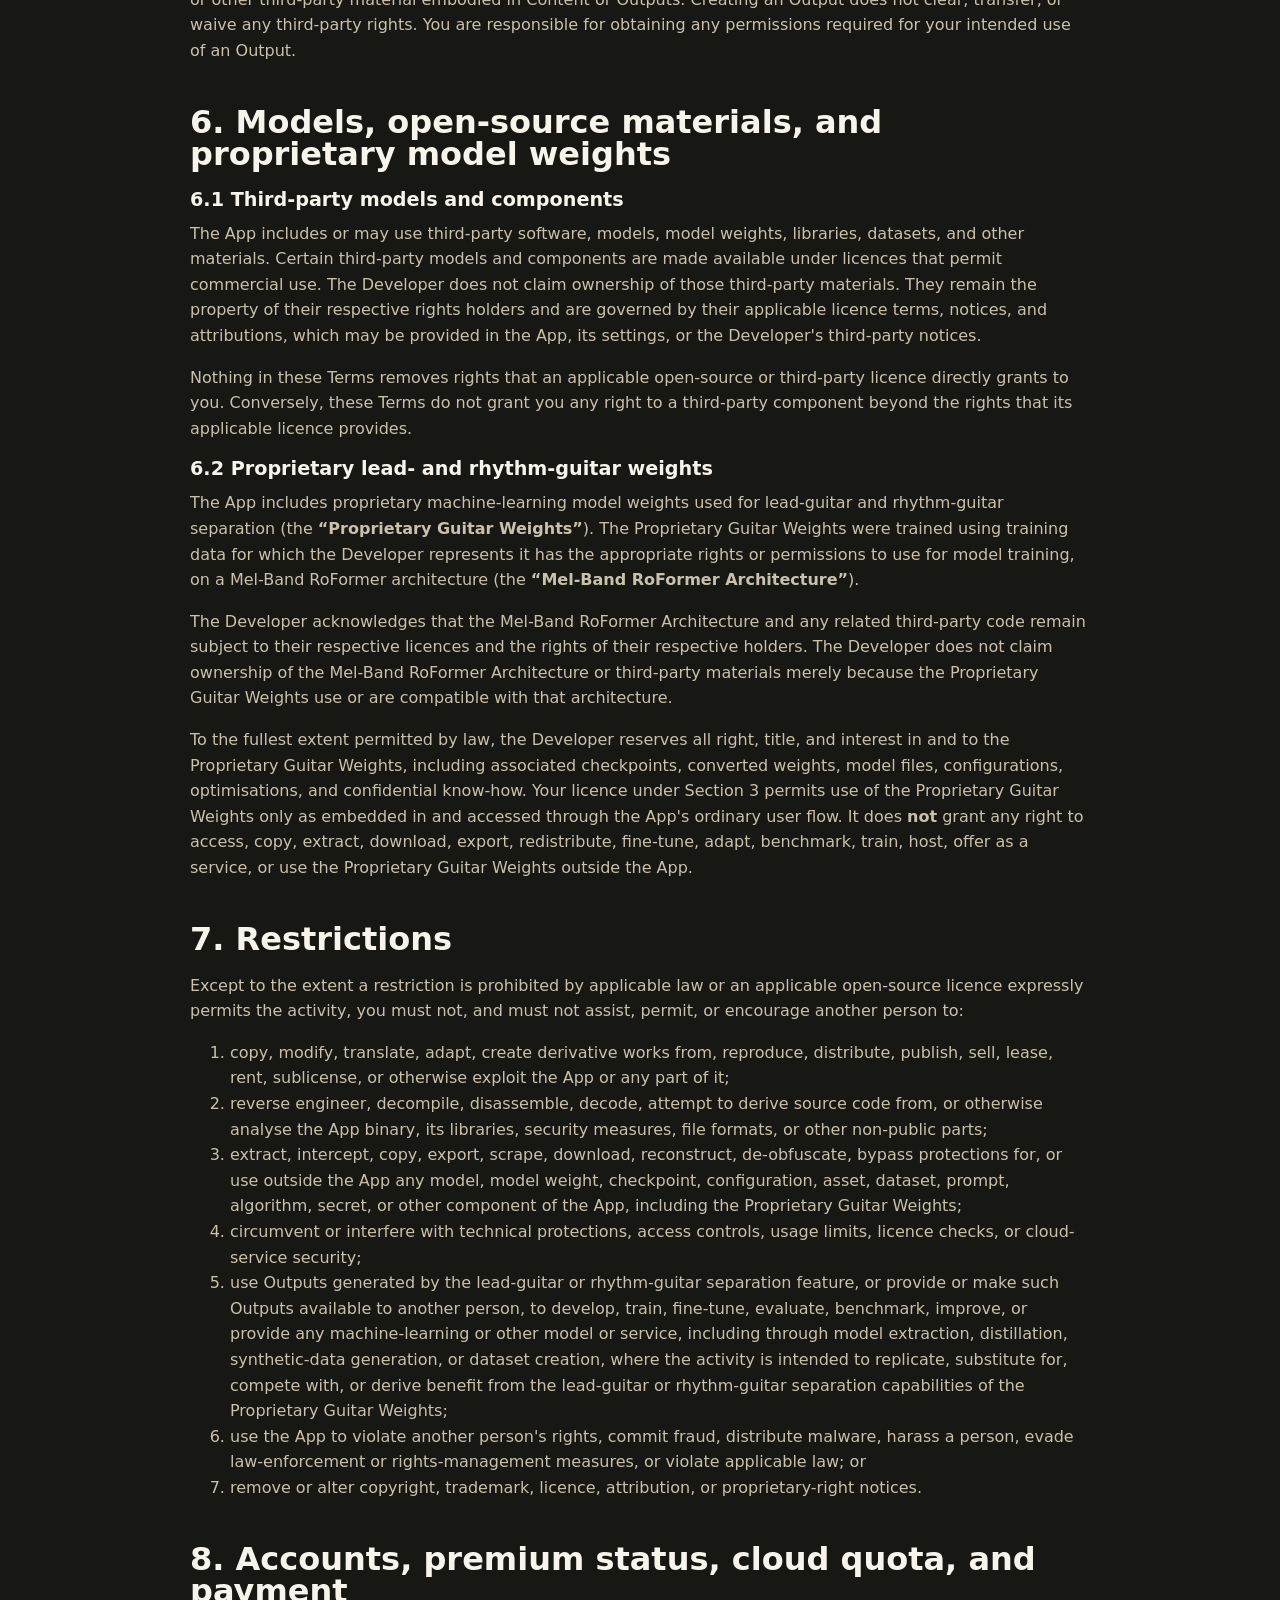
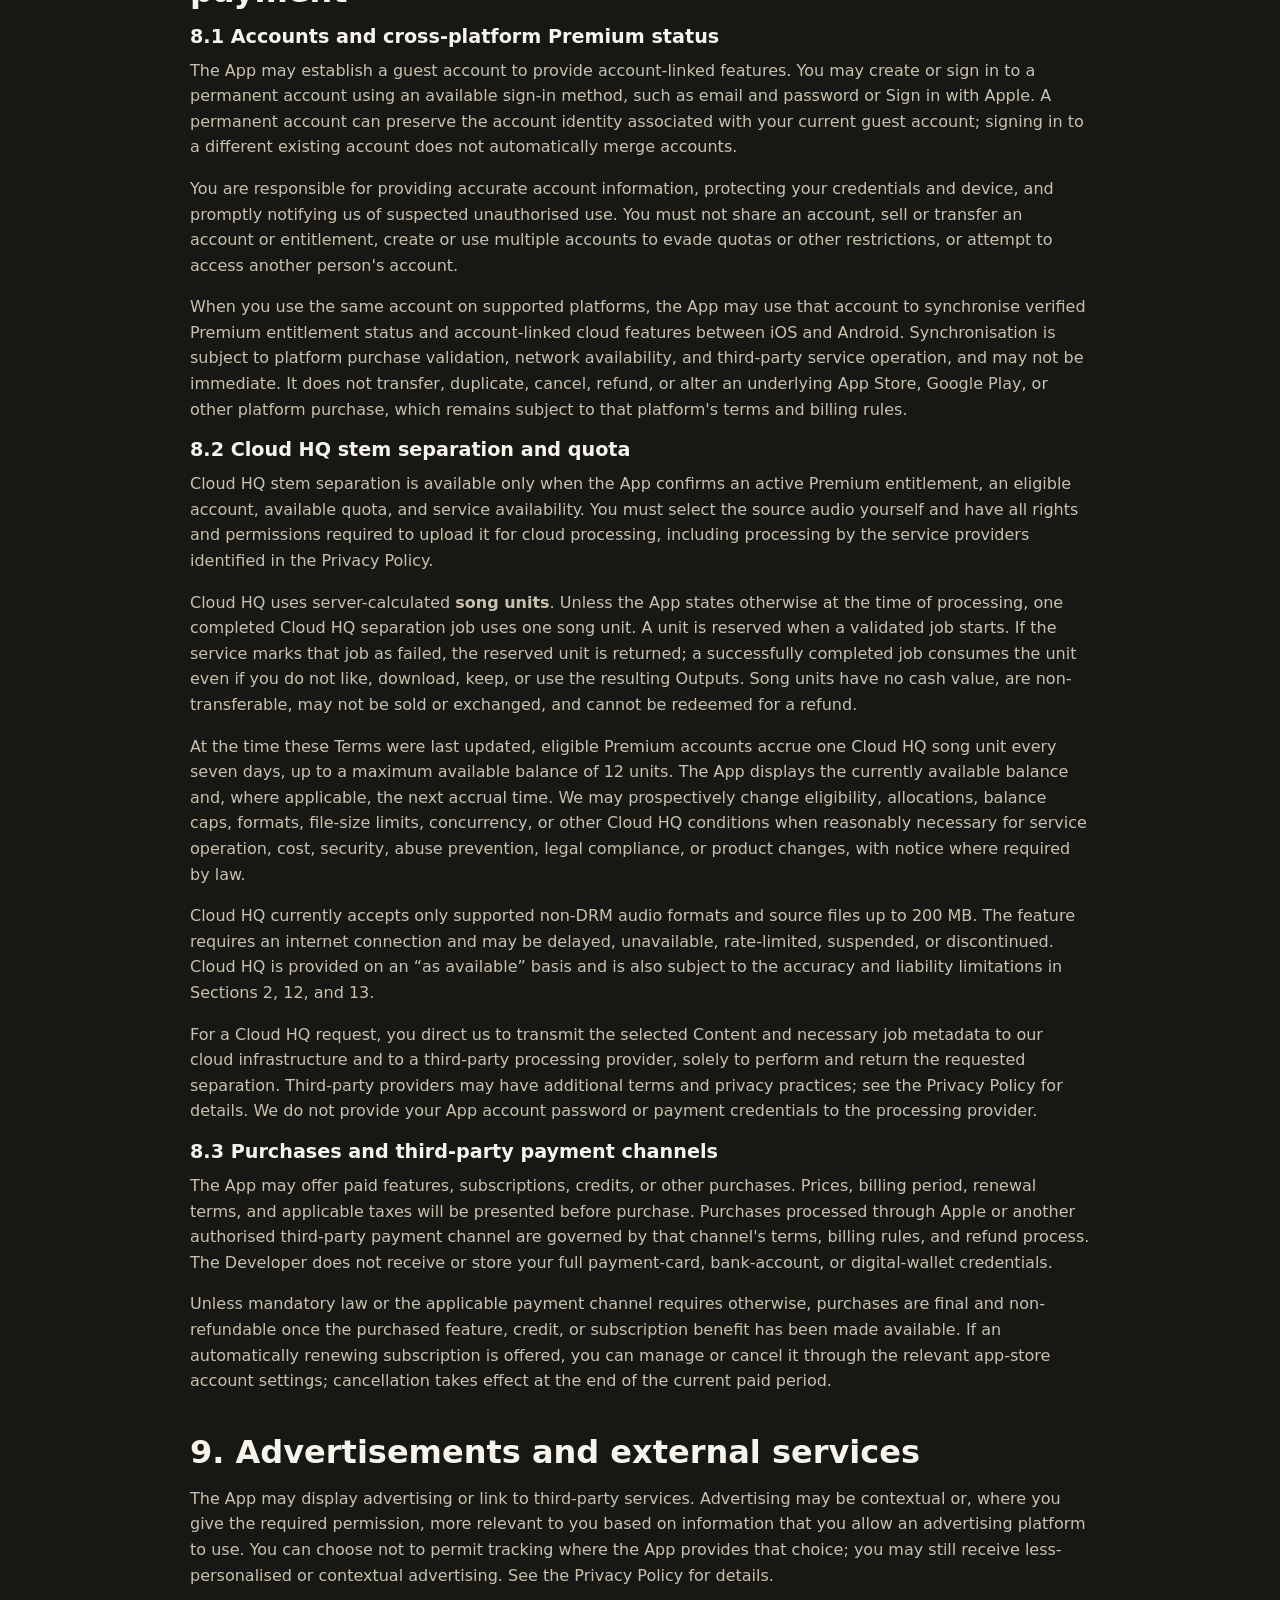
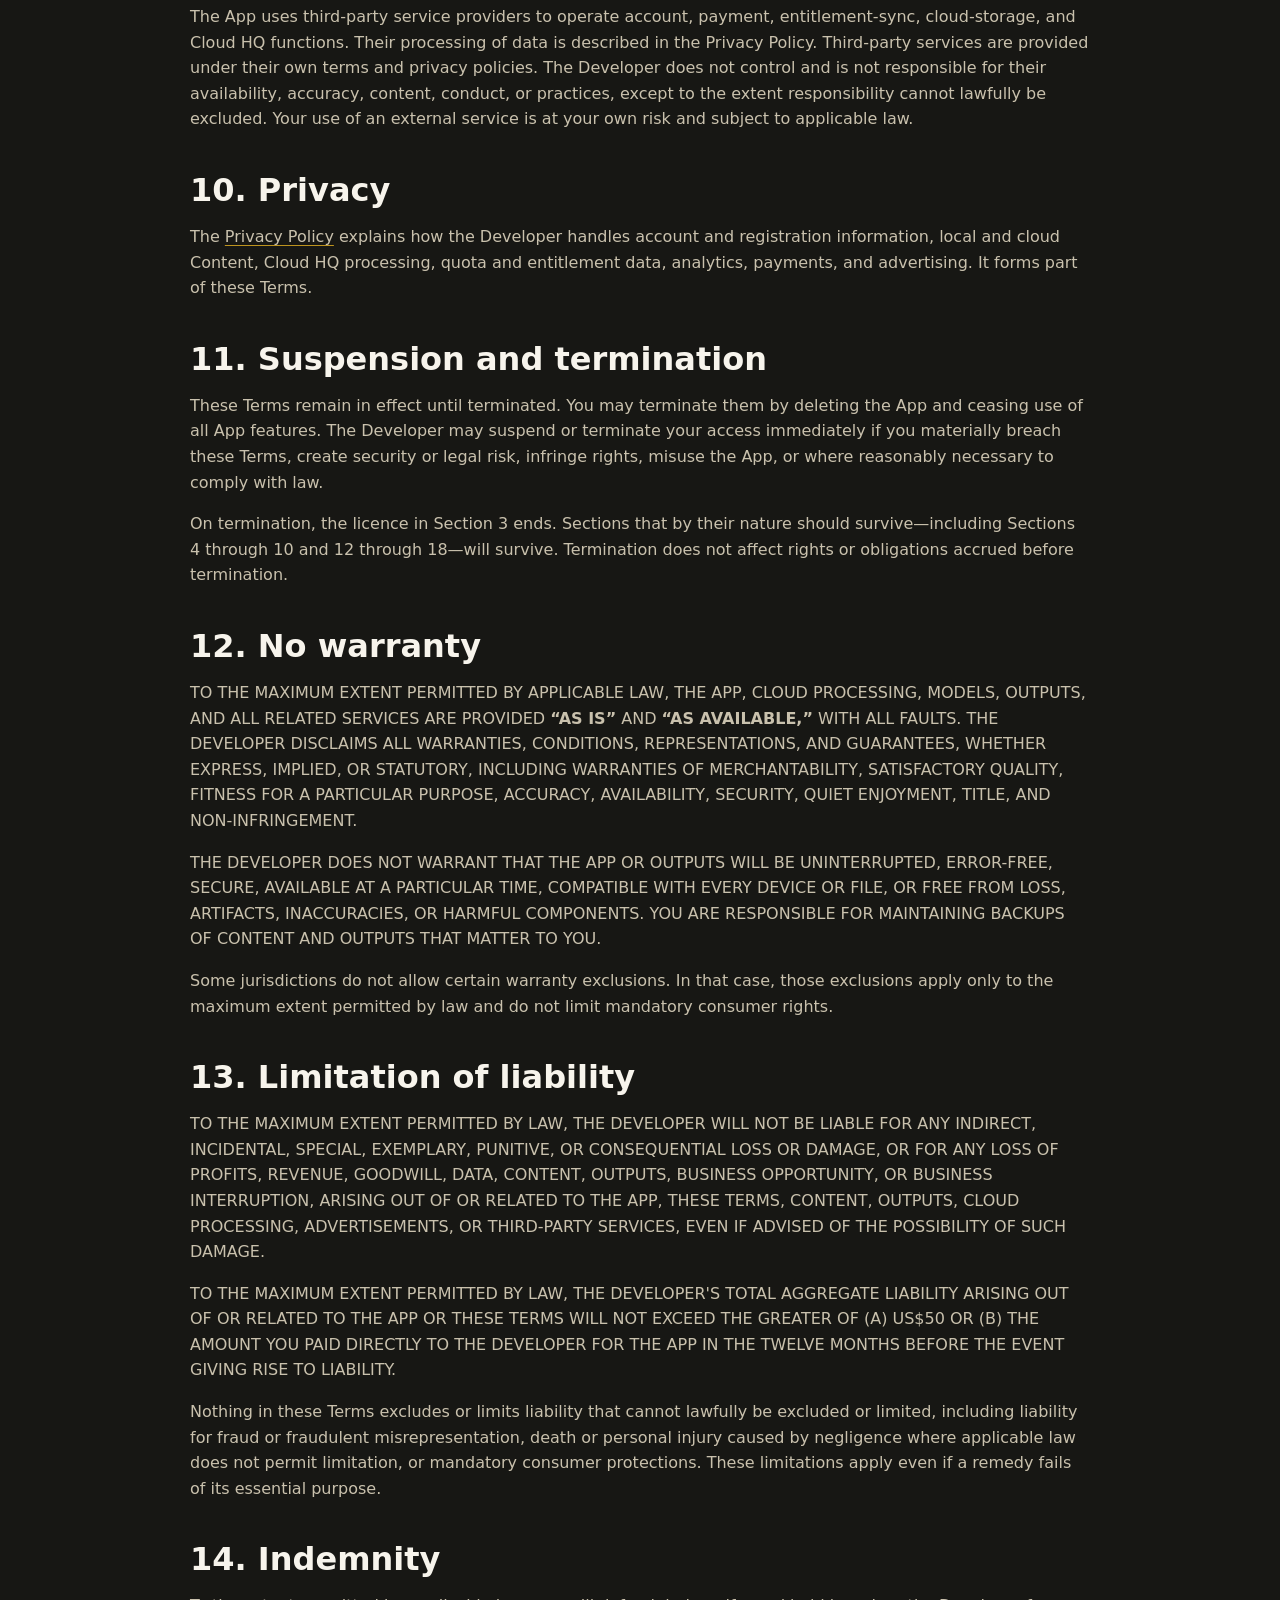
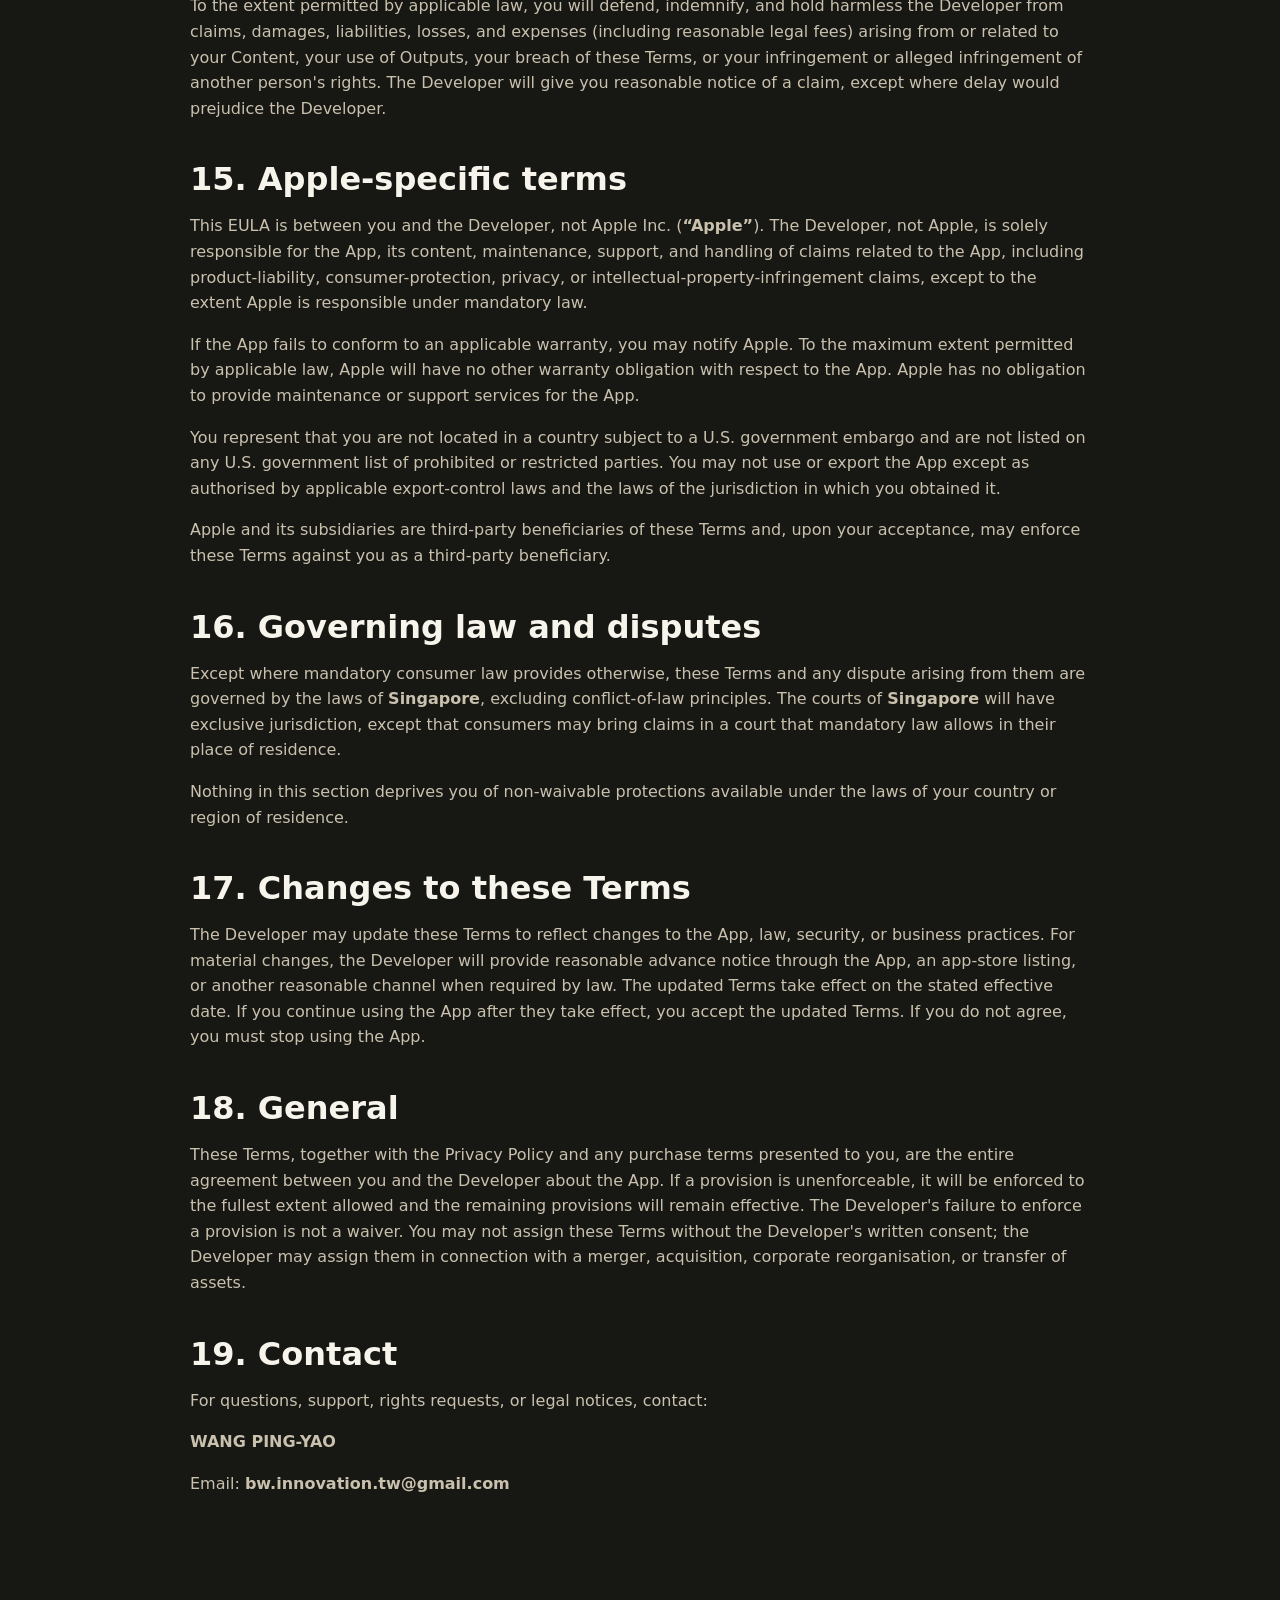
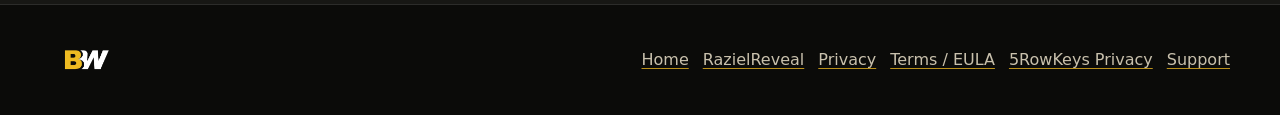
<file: apps/razielreveal/eula.html>
<!doctype html>
<html lang="en">
  <head>
    <meta charset="utf-8">
    <meta name="viewport" content="width=device-width, initial-scale=1">
    <title>RazielReveal Terms of Use and EULA | BW Innovation</title>
    <meta name="description" content="Terms of Use and End User License Agreement for RazielReveal by WANG PING-YAO, including accounts, Premium status, Cloud HQ quota, third-party services, content, outputs, and Apple-specific terms.">
    <meta property="og:title" content="RazielReveal Terms of Use and EULA">
    <meta property="og:description" content="Terms governing RazielReveal accounts, Premium status, Cloud HQ quota, content, outputs, purchases, third-party services, privacy, and Apple-specific terms.">
    <meta property="og:url" content="https://bwinnovationtw.github.io/apps/razielreveal/eula.html">
    <link rel="icon" href="../../assets/razielreveal-icon.png">
    <link rel="stylesheet" href="../../styles.css">
  </head>
  <body class="policy-page">
    <a class="skip-link" href="#main">Skip to content</a>
    <header class="site-header">
      <div class="nav-wrap">
        <a class="brand-link" href="../../index.html" aria-label="BW Innovation home">
          <img src="../../assets/bw-logo-transparent.png" alt="BW">
          <span>BW Innovation</span>
        </a>
        <nav class="site-nav" aria-label="Main navigation">
          <a href="../../index.html#apps">Apps</a>
          <a href="index.html">RazielReveal</a>
          <a href="../harmonyangel/index.html">HarmonyAngel</a>
          <a href="../heavenly-chord-player/index.html">Heavenly Chord Player</a>
          <a href="../5rowkeys/">5RowKeys</a>
          <a href="../../support/index.html">Support</a>
          <a class="nav-social" href="https://www.instagram.com/bw.innovation.tw" target="_blank" rel="noopener"><span class="instagram-mark" aria-hidden="true"></span>FOLLOW US</a>
        </nav>
      </div>
    </header>

    <main id="main" class="policy-document">
      <p class="policy-app-name">RazielReveal</p>
      <h1>Terms of Use and End User License Agreement</h1>
      <p class="policy-date">Effective date: 14 August 2026</p>
      <p class="policy-date">Last updated: 3 September 2026</p>
      <p>These Terms of Use and End User License Agreement (the <strong>&ldquo;Terms&rdquo;</strong> or <strong>&ldquo;EULA&rdquo;</strong>) are a legal agreement between you and <strong>WANG PING-YAO</strong> (the <strong>&ldquo;Developer,&rdquo; &ldquo;we,&rdquo; &ldquo;us,&rdquo;</strong> or <strong>&ldquo;our&rdquo;</strong>) governing your download, installation, access to, and use of the RazielReveal mobile application and its related software, cloud-processing features, content, updates, documentation, and support services (collectively, the <strong>&ldquo;App&rdquo;</strong>).</p>
      <p>By downloading, installing, accessing, or using the App, you confirm that you have read, understood, and agree to these Terms and the <a href="privacy.html">Privacy Policy</a>. If you do not agree, do not download, install, access, or use the App.</p>
      <h2>1. Eligibility and authority</h2>
      <p>You must be legally able to enter into this agreement. If you use the App for an organisation, you represent that you have authority to bind that organisation, and &ldquo;you&rdquo; includes that organisation. If you are below the age at which you may lawfully consent to these Terms in your location, a parent or legal guardian must accept these Terms for you.</p>
      <h2>2. The App and its processing features</h2>
      <p>The App enables you to import or otherwise provide audio content and, depending on the feature you select and availability, process it either:</p>
      <ul>
        <li><strong>on your device</strong>, using processing resources on your device; or</li>
        <li><strong>through cloud processing</strong>, by securely transmitting the relevant content to systems used to perform the requested processing.</li>
      </ul>
      <p>The App may generate output such as separated audio stems, including vocal, instrumental, lead-guitar and rhythm-guitar stems, and recognised musical information, including beats, downbeats, tempo, chords, melodies, lyrics, timestamps, MIDI-style note information, and song structure (collectively, <strong>&ldquo;Outputs&rdquo;</strong>).</p>
      <p>Where offered, <strong>Cloud HQ stem separation</strong> is a premium, quota-based cloud-processing feature. It requires an App account and an active Premium entitlement, uploads your selected audio for server-side processing, and is subject to the account, quota, and third-party-service terms in Section 8.</p>
      <p>Processing is probabilistic and may produce errors, omissions, artefacts, inaccurate transcriptions, incorrect lyrics or chords, or other imperfect results. Detection and recognition results&mdash;including beats, downbeats, tempo, chords, melodies, lyrics, timestamps, MIDI-style note information, and song structure&mdash;are not guaranteed to be accurate, complete, or suitable for any particular purpose. To the maximum extent permitted by applicable law, the Developer is not liable for any decision, action, or loss arising from reliance on those results. Outputs are tools for creative, educational, and personal workflow purposes; they are not authoritative metadata, a substitute for obtaining rights, or a guarantee that an audio work is public domain, cleared, or safe to use.</p>
      <p>We may set reasonable technical, storage, duration, file-size, feature, concurrency, or fair-use limits for the App or cloud processing. We may change, suspend, or discontinue a feature when reasonably necessary for security, maintenance, legal compliance, or service operation.</p>
      <h2>3. Licence to use the App</h2>
      <p>Subject to your continued compliance with these Terms, the Developer grants you a limited, personal, revocable, non-exclusive, non-transferable, non-sublicensable licence to download, install, and use the App on Apple-branded devices that you own or control, solely for your personal or internal business use and only as permitted by the applicable Apple Media Services Usage Rules.</p>
      <p>The App is licensed, not sold. Except for the limited licence expressly granted here, the Developer and its licensors retain all right, title, and interest in and to the App, its software, user interface, documentation, algorithms, trade secrets, branding, and other intellectual property. No implied licences are granted.</p>
      <p>This EULA also applies to App updates and supplements unless they are accompanied by different terms. You may not distribute or make the App available over a network where it can be used by multiple devices at the same time, except to the extent the applicable Usage Rules expressly permit it. You may not transfer, redistribute, rent, lease, lend, sell, or sublicense the App. If you transfer an Apple device, you must remove the App from it before doing so, unless the applicable Usage Rules provide otherwise.</p>
      <h2>4. Your content and your responsibility for it</h2>
      <p>In these Terms, <strong>&ldquo;Content&rdquo;</strong> means every audio file, recording, musical work, lyric, sound recording, musical composition, performance, image, metadata, text, or other material that you import, upload, transmit, submit, or make available for processing through the App.</p>
      <p>You represent and warrant that:</p>
      <ol>
        <li>you own the Content or have obtained all rights, licences, permissions, consents, and clearances necessary to process it through the App and to use the Outputs as you intend;</li>
        <li>your Content and your use of the App and Outputs do not and will not infringe, misappropriate, or otherwise violate any copyright, neighbouring right, database right, trademark right, trade-secret right, contract, privacy right, publicity right, moral right, or other right of any person;</li>
        <li>your Content and use of the App comply with all applicable laws, regulations, platform rules, and contractual restrictions; and</li>
        <li>you will not use the App to process content obtained from unauthorised sources, content protected by digital-rights-management controls, or content for which you lack the necessary rights.</li>
      </ol>
      <p>You remain solely responsible for your Content, how you obtain it, your decisions to process it, your use of Outputs, and any distribution, performance, publication, commercial exploitation, or other use of Outputs. The Developer is not responsible for Content, Outputs, or how an Output is subsequently used by you or anyone else.</p>
      <p>You grant the Developer a limited, non-exclusive, worldwide right to host, reproduce, transmit, and process Content and Outputs <strong>only as necessary</strong> to provide the App features you request, including cloud processing, Cloud HQ stem separation, storage, support, security, abuse prevention, and legal compliance. This permission includes providing the relevant Content to third-party cloud, authentication, entitlement, storage, payment, and processing providers acting for the Developer, solely to perform and support the App features you select. This permission ends when the relevant Content and Outputs are deleted from the applicable service, subject to limited backup, legal, security, and dispute-resolution retention described in the Privacy Policy.</p>
      <h2>5. Ownership of Content and Outputs</h2>
      <p>As between you and the Developer, the Developer does <strong>not</strong> claim ownership of your Content or Outputs. Subject to applicable third-party rights, you retain ownership of your Content and of any rights you may have in Outputs.</p>
      <p>Your ownership, if any, in Outputs does not override the restrictions in Section 7, including the restriction on using Outputs generated by the lead-guitar or rhythm-guitar separation feature to develop, train, fine-tune, evaluate, benchmark, improve, or distil a model or service.</p>
      <p>Nothing in these Terms grants you rights in underlying recordings, compositions, lyrics, performances, samples, or other third-party material embodied in Content or Outputs. Creating an Output does not clear, transfer, or waive any third-party rights. You are responsible for obtaining any permissions required for your intended use of an Output.</p>
      <h2>6. Models, open-source materials, and proprietary model weights</h2>
      <h3>6.1 Third-party models and components</h3>
      <p>The App includes or may use third-party software, models, model weights, libraries, datasets, and other materials. Certain third-party models and components are made available under licences that permit commercial use. The Developer does not claim ownership of those third-party materials. They remain the property of their respective rights holders and are governed by their applicable licence terms, notices, and attributions, which may be provided in the App, its settings, or the Developer's third-party notices.</p>
      <p>Nothing in these Terms removes rights that an applicable open-source or third-party licence directly grants to you. Conversely, these Terms do not grant you any right to a third-party component beyond the rights that its applicable licence provides.</p>
      <h3>6.2 Proprietary lead- and rhythm-guitar weights</h3>
      <p>The App includes proprietary machine-learning model weights used for lead-guitar and rhythm-guitar separation (the <strong>&ldquo;Proprietary Guitar Weights&rdquo;</strong>). The Proprietary Guitar Weights were trained using training data for which the Developer represents it has the appropriate rights or permissions to use for model training, on a Mel-Band RoFormer architecture (the <strong>&ldquo;Mel-Band RoFormer Architecture&rdquo;</strong>).</p>
      <p>The Developer acknowledges that the Mel-Band RoFormer Architecture and any related third-party code remain subject to their respective licences and the rights of their respective holders. The Developer does not claim ownership of the Mel-Band RoFormer Architecture or third-party materials merely because the Proprietary Guitar Weights use or are compatible with that architecture.</p>
      <p>To the fullest extent permitted by law, the Developer reserves all right, title, and interest in and to the Proprietary Guitar Weights, including associated checkpoints, converted weights, model files, configurations, optimisations, and confidential know-how. Your licence under Section 3 permits use of the Proprietary Guitar Weights only as embedded in and accessed through the App's ordinary user flow. It does <strong>not</strong> grant any right to access, copy, extract, download, export, redistribute, fine-tune, adapt, benchmark, train, host, offer as a service, or use the Proprietary Guitar Weights outside the App.</p>
      <h2>7. Restrictions</h2>
      <p>Except to the extent a restriction is prohibited by applicable law or an applicable open-source licence expressly permits the activity, you must not, and must not assist, permit, or encourage another person to:</p>
      <ol>
        <li>copy, modify, translate, adapt, create derivative works from, reproduce, distribute, publish, sell, lease, rent, sublicense, or otherwise exploit the App or any part of it;</li>
        <li>reverse engineer, decompile, disassemble, decode, attempt to derive source code from, or otherwise analyse the App binary, its libraries, security measures, file formats, or other non-public parts;</li>
        <li>extract, intercept, copy, export, scrape, download, reconstruct, de-obfuscate, bypass protections for, or use outside the App any model, model weight, checkpoint, configuration, asset, dataset, prompt, algorithm, secret, or other component of the App, including the Proprietary Guitar Weights;</li>
        <li>circumvent or interfere with technical protections, access controls, usage limits, licence checks, or cloud-service security;</li>
        <li>use Outputs generated by the lead-guitar or rhythm-guitar separation feature, or provide or make such Outputs available to another person, to develop, train, fine-tune, evaluate, benchmark, improve, or provide any machine-learning or other model or service, including through model extraction, distillation, synthetic-data generation, or dataset creation, where the activity is intended to replicate, substitute for, compete with, or derive benefit from the lead-guitar or rhythm-guitar separation capabilities of the Proprietary Guitar Weights;</li>
        <li>use the App to violate another person's rights, commit fraud, distribute malware, harass a person, evade law-enforcement or rights-management measures, or violate applicable law; or</li>
        <li>remove or alter copyright, trademark, licence, attribution, or proprietary-right notices.</li>
      </ol>
      <h2>8. Accounts, premium status, cloud quota, and payment</h2>
      <h3>8.1 Accounts and cross-platform Premium status</h3>
      <p>The App may establish a guest account to provide account-linked features. You may create or sign in to a permanent account using an available sign-in method, such as email and password or Sign in with Apple. A permanent account can preserve the account identity associated with your current guest account; signing in to a different existing account does not automatically merge accounts.</p>
      <p>You are responsible for providing accurate account information, protecting your credentials and device, and promptly notifying us of suspected unauthorised use. You must not share an account, sell or transfer an account or entitlement, create or use multiple accounts to evade quotas or other restrictions, or attempt to access another person's account.</p>
      <p>When you use the same account on supported platforms, the App may use that account to synchronise verified Premium entitlement status and account-linked cloud features between iOS and Android. Synchronisation is subject to platform purchase validation, network availability, and third-party service operation, and may not be immediate. It does not transfer, duplicate, cancel, refund, or alter an underlying App Store, Google Play, or other platform purchase, which remains subject to that platform's terms and billing rules.</p>
      <h3>8.2 Cloud HQ stem separation and quota</h3>
      <p>Cloud HQ stem separation is available only when the App confirms an active Premium entitlement, an eligible account, available quota, and service availability. You must select the source audio yourself and have all rights and permissions required to upload it for cloud processing, including processing by the service providers identified in the Privacy Policy.</p>
      <p>Cloud HQ uses server-calculated <strong>song units</strong>. Unless the App states otherwise at the time of processing, one completed Cloud HQ separation job uses one song unit. A unit is reserved when a validated job starts. If the service marks that job as failed, the reserved unit is returned; a successfully completed job consumes the unit even if you do not like, download, keep, or use the resulting Outputs. Song units have no cash value, are non-transferable, may not be sold or exchanged, and cannot be redeemed for a refund.</p>
      <p>At the time these Terms were last updated, eligible Premium accounts accrue one Cloud HQ song unit every seven days, up to a maximum available balance of 12 units. The App displays the currently available balance and, where applicable, the next accrual time. We may prospectively change eligibility, allocations, balance caps, formats, file-size limits, concurrency, or other Cloud HQ conditions when reasonably necessary for service operation, cost, security, abuse prevention, legal compliance, or product changes, with notice where required by law.</p>
      <p>Cloud HQ currently accepts only supported non-DRM audio formats and source files up to 200 MB. The feature requires an internet connection and may be delayed, unavailable, rate-limited, suspended, or discontinued. Cloud HQ is provided on an &ldquo;as available&rdquo; basis and is also subject to the accuracy and liability limitations in Sections 2, 12, and 13.</p>
      <p>For a Cloud HQ request, you direct us to transmit the selected Content and necessary job metadata to our cloud infrastructure and to a third-party processing provider, solely to perform and return the requested separation. Third-party providers may have additional terms and privacy practices; see the Privacy Policy for details. We do not provide your App account password or payment credentials to the processing provider.</p>
      <h3>8.3 Purchases and third-party payment channels</h3>
      <p>The App may offer paid features, subscriptions, credits, or other purchases. Prices, billing period, renewal terms, and applicable taxes will be presented before purchase. Purchases processed through Apple or another authorised third-party payment channel are governed by that channel's terms, billing rules, and refund process. The Developer does not receive or store your full payment-card, bank-account, or digital-wallet credentials.</p>
      <p>Unless mandatory law or the applicable payment channel requires otherwise, purchases are final and non-refundable once the purchased feature, credit, or subscription benefit has been made available. If an automatically renewing subscription is offered, you can manage or cancel it through the relevant app-store account settings; cancellation takes effect at the end of the current paid period.</p>
      <h2>9. Advertisements and external services</h2>
      <p>The App may display advertising or link to third-party services. Advertising may be contextual or, where you give the required permission, more relevant to you based on information that you allow an advertising platform to use. You can choose not to permit tracking where the App provides that choice; you may still receive less-personalised or contextual advertising. See the Privacy Policy for details.</p>
      <p>The App uses third-party service providers to operate account, payment, entitlement-sync, cloud-storage, and Cloud HQ functions. Their processing of data is described in the Privacy Policy. Third-party services are provided under their own terms and privacy policies. The Developer does not control and is not responsible for their availability, accuracy, content, conduct, or practices, except to the extent responsibility cannot lawfully be excluded. Your use of an external service is at your own risk and subject to applicable law.</p>
      <h2>10. Privacy</h2>
      <p>The <a href="privacy.html">Privacy Policy</a> explains how the Developer handles account and registration information, local and cloud Content, Cloud HQ processing, quota and entitlement data, analytics, payments, and advertising. It forms part of these Terms.</p>
      <h2>11. Suspension and termination</h2>
      <p>These Terms remain in effect until terminated. You may terminate them by deleting the App and ceasing use of all App features. The Developer may suspend or terminate your access immediately if you materially breach these Terms, create security or legal risk, infringe rights, misuse the App, or where reasonably necessary to comply with law.</p>
      <p>On termination, the licence in Section 3 ends. Sections that by their nature should survive&mdash;including Sections 4 through 10 and 12 through 18&mdash;will survive. Termination does not affect rights or obligations accrued before termination.</p>
      <h2>12. No warranty</h2>
      <p>TO THE MAXIMUM EXTENT PERMITTED BY APPLICABLE LAW, THE APP, CLOUD PROCESSING, MODELS, OUTPUTS, AND ALL RELATED SERVICES ARE PROVIDED <strong>&ldquo;AS IS&rdquo;</strong> AND <strong>&ldquo;AS AVAILABLE,&rdquo;</strong> WITH ALL FAULTS. THE DEVELOPER DISCLAIMS ALL WARRANTIES, CONDITIONS, REPRESENTATIONS, AND GUARANTEES, WHETHER EXPRESS, IMPLIED, OR STATUTORY, INCLUDING WARRANTIES OF MERCHANTABILITY, SATISFACTORY QUALITY, FITNESS FOR A PARTICULAR PURPOSE, ACCURACY, AVAILABILITY, SECURITY, QUIET ENJOYMENT, TITLE, AND NON-INFRINGEMENT.</p>
      <p>THE DEVELOPER DOES NOT WARRANT THAT THE APP OR OUTPUTS WILL BE UNINTERRUPTED, ERROR-FREE, SECURE, AVAILABLE AT A PARTICULAR TIME, COMPATIBLE WITH EVERY DEVICE OR FILE, OR FREE FROM LOSS, ARTIFACTS, INACCURACIES, OR HARMFUL COMPONENTS. YOU ARE RESPONSIBLE FOR MAINTAINING BACKUPS OF CONTENT AND OUTPUTS THAT MATTER TO YOU.</p>
      <p>Some jurisdictions do not allow certain warranty exclusions. In that case, those exclusions apply only to the maximum extent permitted by law and do not limit mandatory consumer rights.</p>
      <h2>13. Limitation of liability</h2>
      <p>TO THE MAXIMUM EXTENT PERMITTED BY LAW, THE DEVELOPER WILL NOT BE LIABLE FOR ANY INDIRECT, INCIDENTAL, SPECIAL, EXEMPLARY, PUNITIVE, OR CONSEQUENTIAL LOSS OR DAMAGE, OR FOR ANY LOSS OF PROFITS, REVENUE, GOODWILL, DATA, CONTENT, OUTPUTS, BUSINESS OPPORTUNITY, OR BUSINESS INTERRUPTION, ARISING OUT OF OR RELATED TO THE APP, THESE TERMS, CONTENT, OUTPUTS, CLOUD PROCESSING, ADVERTISEMENTS, OR THIRD-PARTY SERVICES, EVEN IF ADVISED OF THE POSSIBILITY OF SUCH DAMAGE.</p>
      <p>TO THE MAXIMUM EXTENT PERMITTED BY LAW, THE DEVELOPER'S TOTAL AGGREGATE LIABILITY ARISING OUT OF OR RELATED TO THE APP OR THESE TERMS WILL NOT EXCEED THE GREATER OF (A) US$50 OR (B) THE AMOUNT YOU PAID DIRECTLY TO THE DEVELOPER FOR THE APP IN THE TWELVE MONTHS BEFORE THE EVENT GIVING RISE TO LIABILITY.</p>
      <p>Nothing in these Terms excludes or limits liability that cannot lawfully be excluded or limited, including liability for fraud or fraudulent misrepresentation, death or personal injury caused by negligence where applicable law does not permit limitation, or mandatory consumer protections. These limitations apply even if a remedy fails of its essential purpose.</p>
      <h2>14. Indemnity</h2>
      <p>To the extent permitted by applicable law, you will defend, indemnify, and hold harmless the Developer from claims, damages, liabilities, losses, and expenses (including reasonable legal fees) arising from or related to your Content, your use of Outputs, your breach of these Terms, or your infringement or alleged infringement of another person's rights. The Developer will give you reasonable notice of a claim, except where delay would prejudice the Developer.</p>
      <h2>15. Apple-specific terms</h2>
      <p>This EULA is between you and the Developer, not Apple Inc. (<strong>&ldquo;Apple&rdquo;</strong>). The Developer, not Apple, is solely responsible for the App, its content, maintenance, support, and handling of claims related to the App, including product-liability, consumer-protection, privacy, or intellectual-property-infringement claims, except to the extent Apple is responsible under mandatory law.</p>
      <p>If the App fails to conform to an applicable warranty, you may notify Apple. To the maximum extent permitted by applicable law, Apple will have no other warranty obligation with respect to the App. Apple has no obligation to provide maintenance or support services for the App.</p>
      <p>You represent that you are not located in a country subject to a U.S. government embargo and are not listed on any U.S. government list of prohibited or restricted parties. You may not use or export the App except as authorised by applicable export-control laws and the laws of the jurisdiction in which you obtained it.</p>
      <p>Apple and its subsidiaries are third-party beneficiaries of these Terms and, upon your acceptance, may enforce these Terms against you as a third-party beneficiary.</p>
      <h2>16. Governing law and disputes</h2>
      <p>Except where mandatory consumer law provides otherwise, these Terms and any dispute arising from them are governed by the laws of <strong>Singapore</strong>, excluding conflict-of-law principles. The courts of <strong>Singapore</strong> will have exclusive jurisdiction, except that consumers may bring claims in a court that mandatory law allows in their place of residence.</p>
      <p>Nothing in this section deprives you of non-waivable protections available under the laws of your country or region of residence.</p>
      <h2>17. Changes to these Terms</h2>
      <p>The Developer may update these Terms to reflect changes to the App, law, security, or business practices. For material changes, the Developer will provide reasonable advance notice through the App, an app-store listing, or another reasonable channel when required by law. The updated Terms take effect on the stated effective date. If you continue using the App after they take effect, you accept the updated Terms. If you do not agree, you must stop using the App.</p>
      <h2>18. General</h2>
      <p>These Terms, together with the Privacy Policy and any purchase terms presented to you, are the entire agreement between you and the Developer about the App. If a provision is unenforceable, it will be enforced to the fullest extent allowed and the remaining provisions will remain effective. The Developer's failure to enforce a provision is not a waiver. You may not assign these Terms without the Developer's written consent; the Developer may assign them in connection with a merger, acquisition, corporate reorganisation, or transfer of assets.</p>
      <h2>19. Contact</h2>
      <p>For questions, support, rights requests, or legal notices, contact:</p>
      <p><strong>WANG PING-YAO</strong></p>
      <p>Email: <strong>bw.innovation.tw@gmail.com</strong></p>
    </main>

    <footer class="footer">
      <div class="footer-inner">
        <img src="../../assets/bw-logo-transparent.png" alt="BW Innovation">
        <div class="footer-links">
          <a href="../../index.html">Home</a>
          <a href="index.html">RazielReveal</a>
          <a href="privacy.html">Privacy</a>
          <a href="eula.html">Terms / EULA</a>
          <a href="../5rowkeys/privacy.html">5RowKeys Privacy</a>
          <a href="../../support/index.html">Support</a>
        </div>
      </div>
    </footer>
  </body>
</html>
</file>
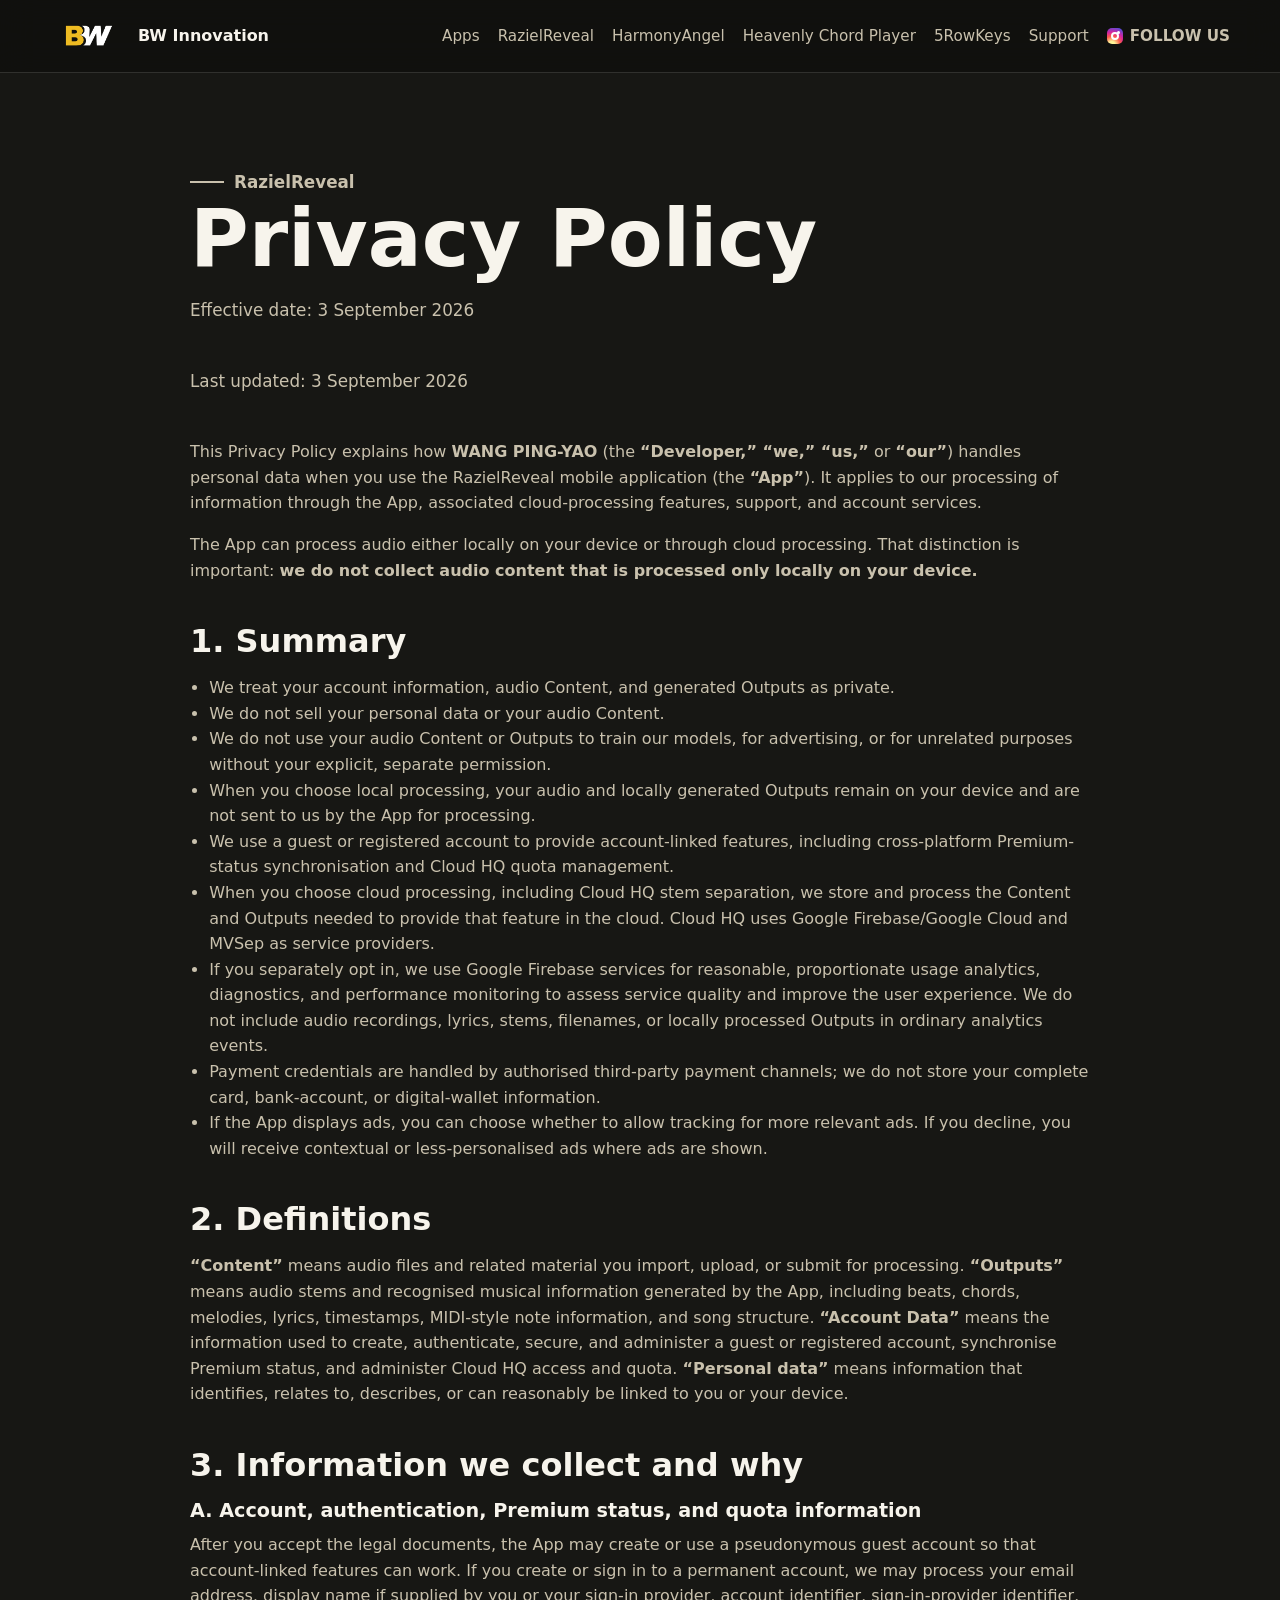
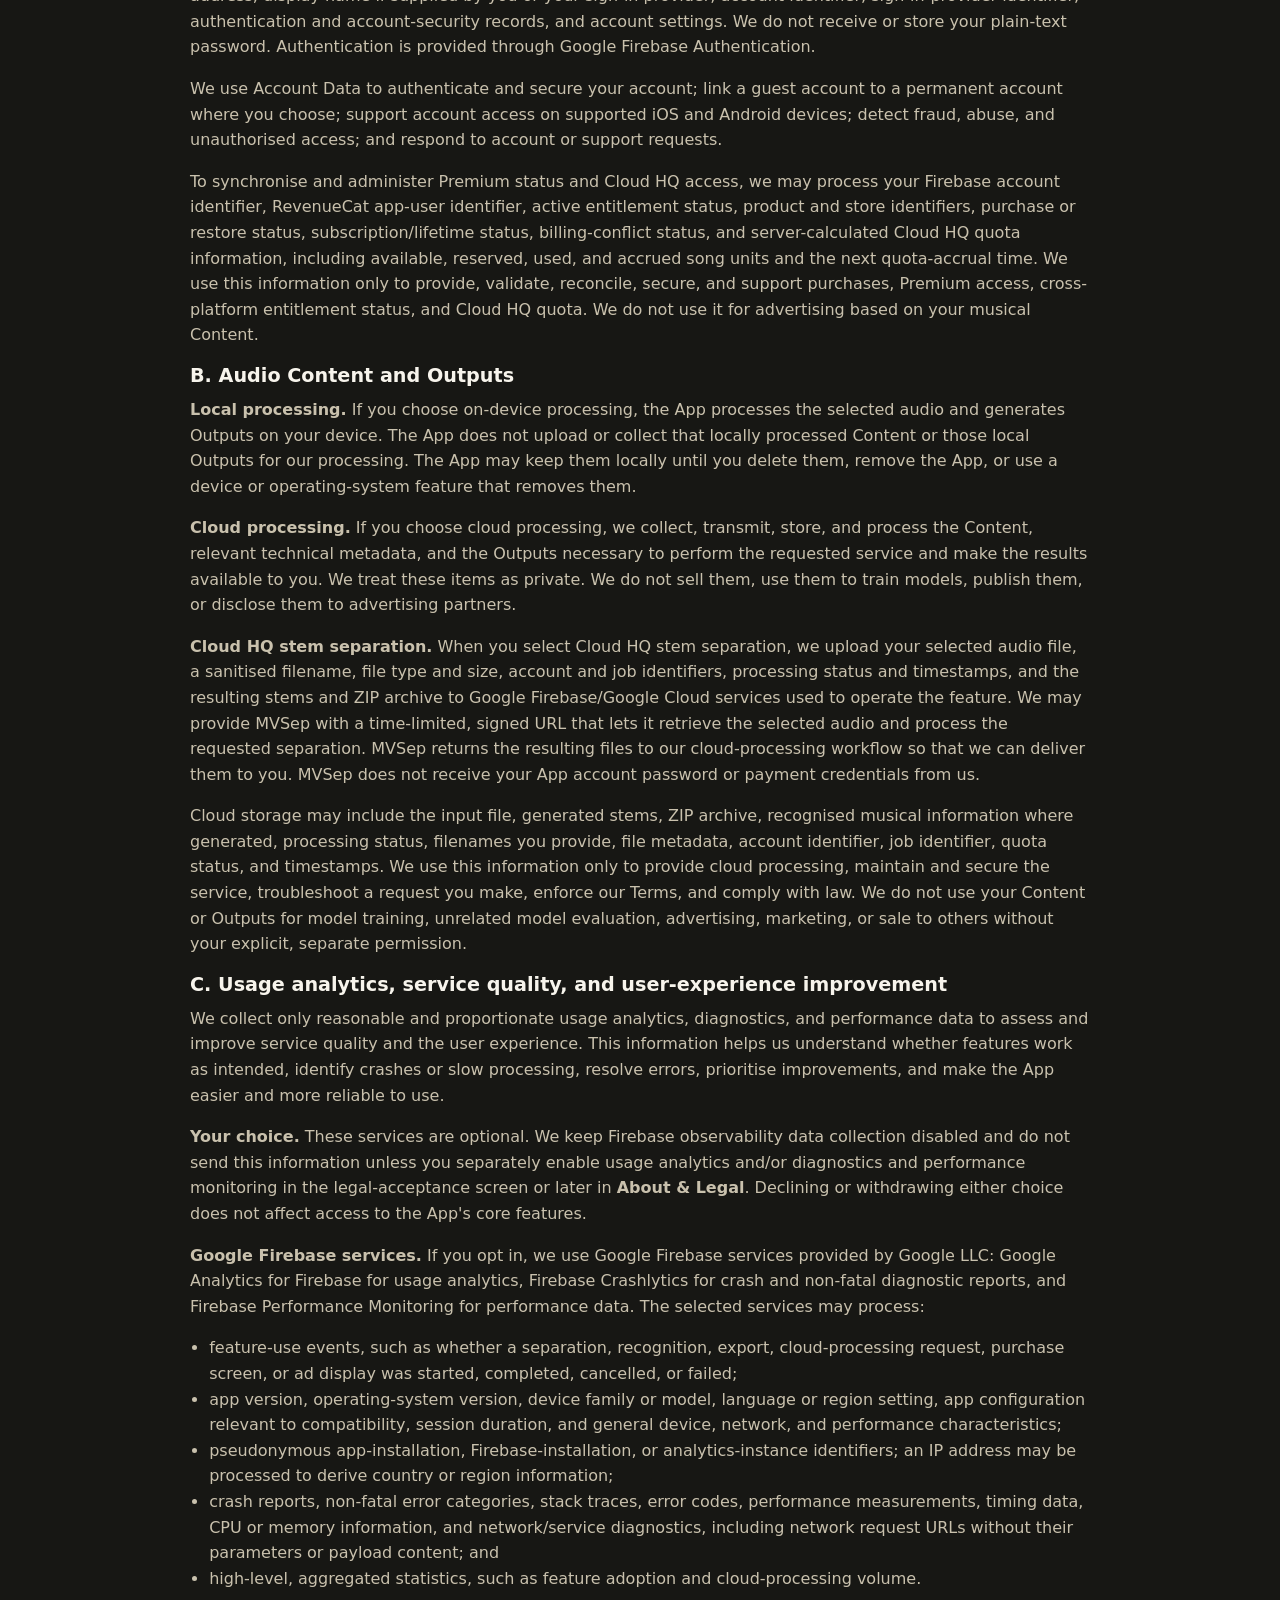
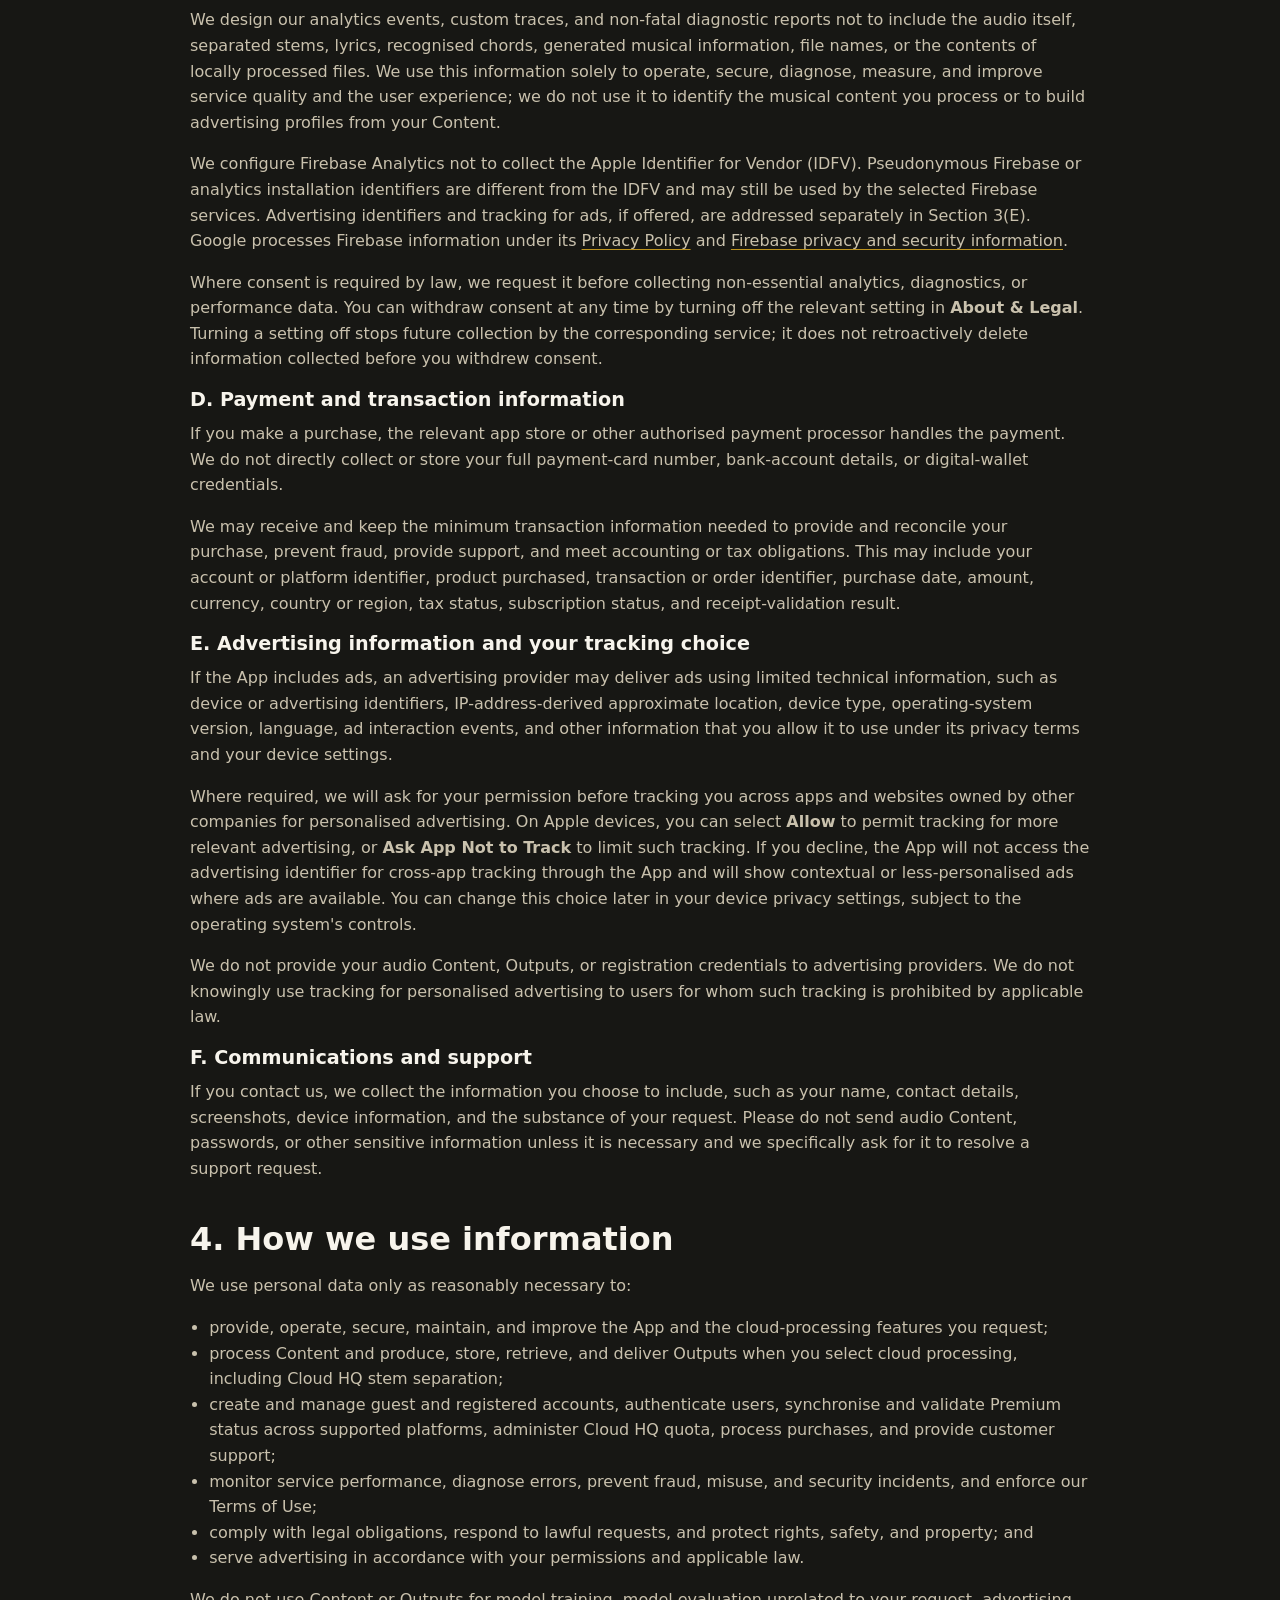
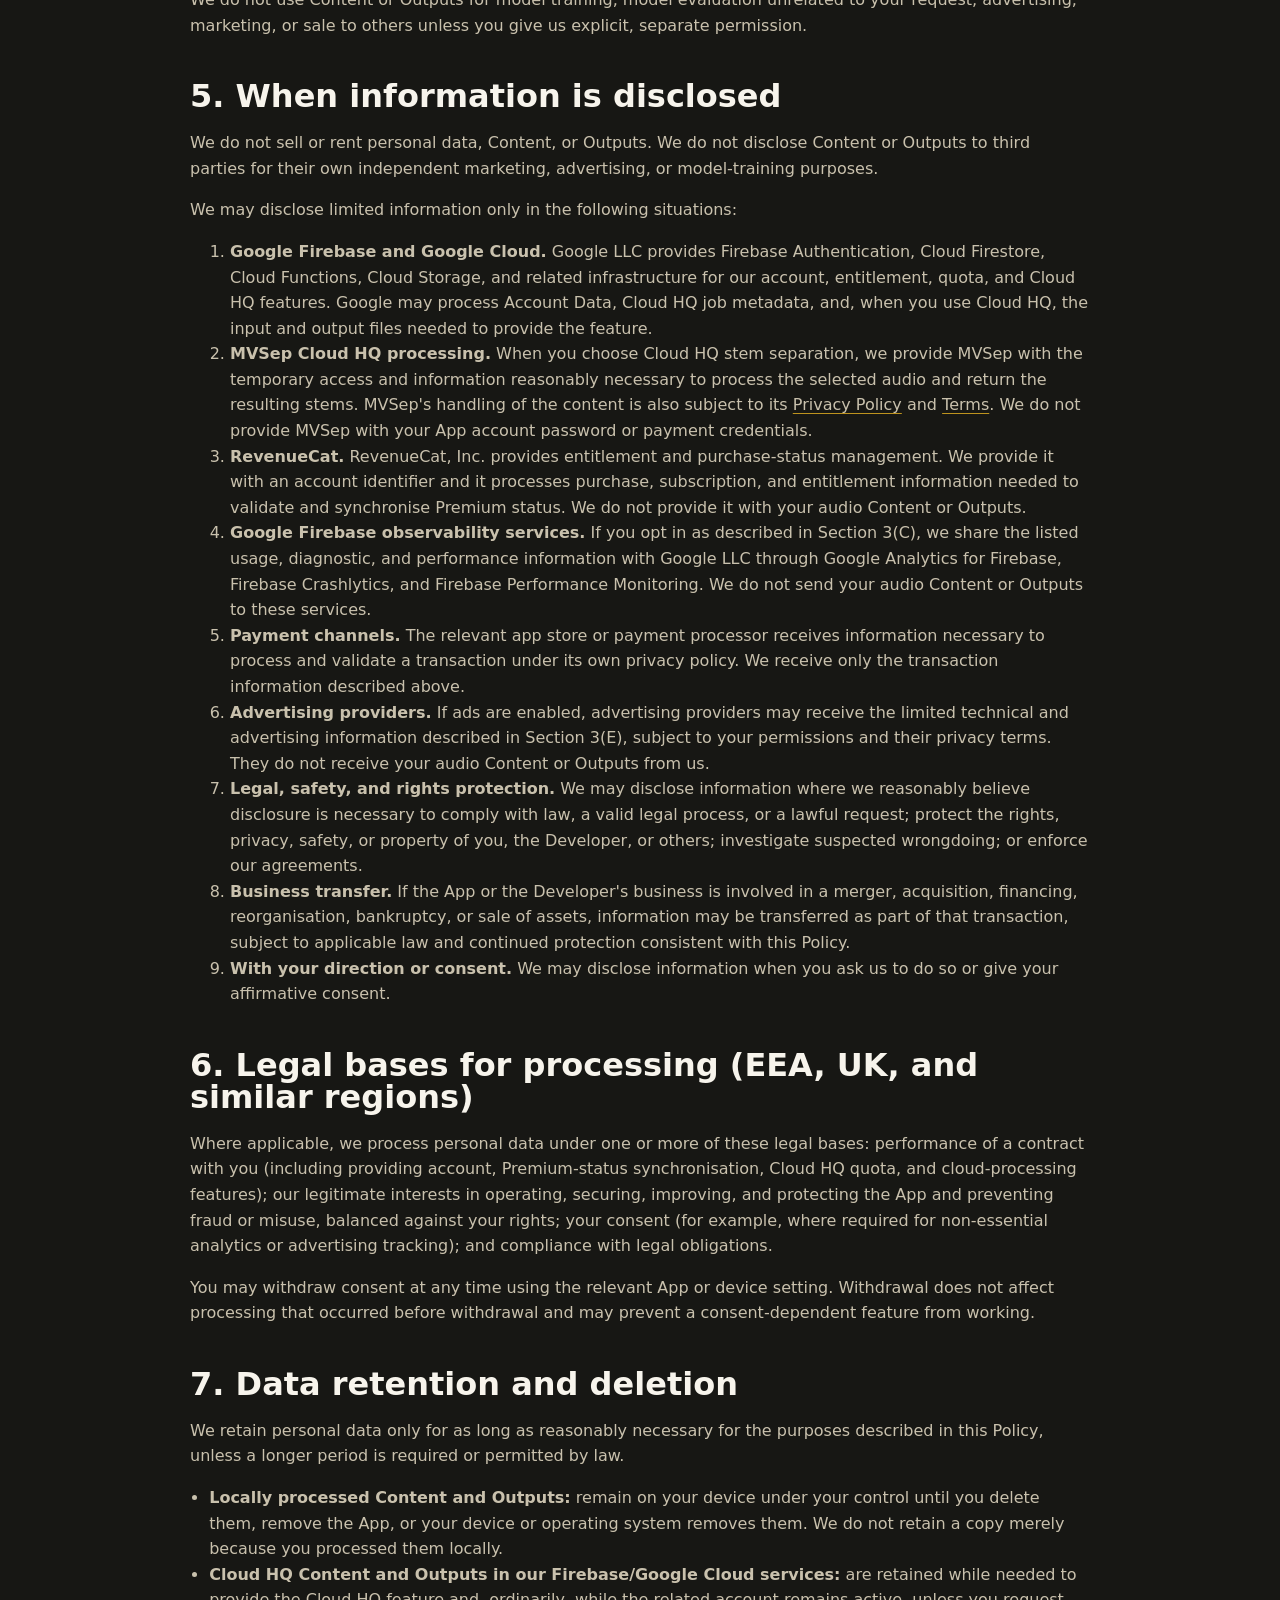
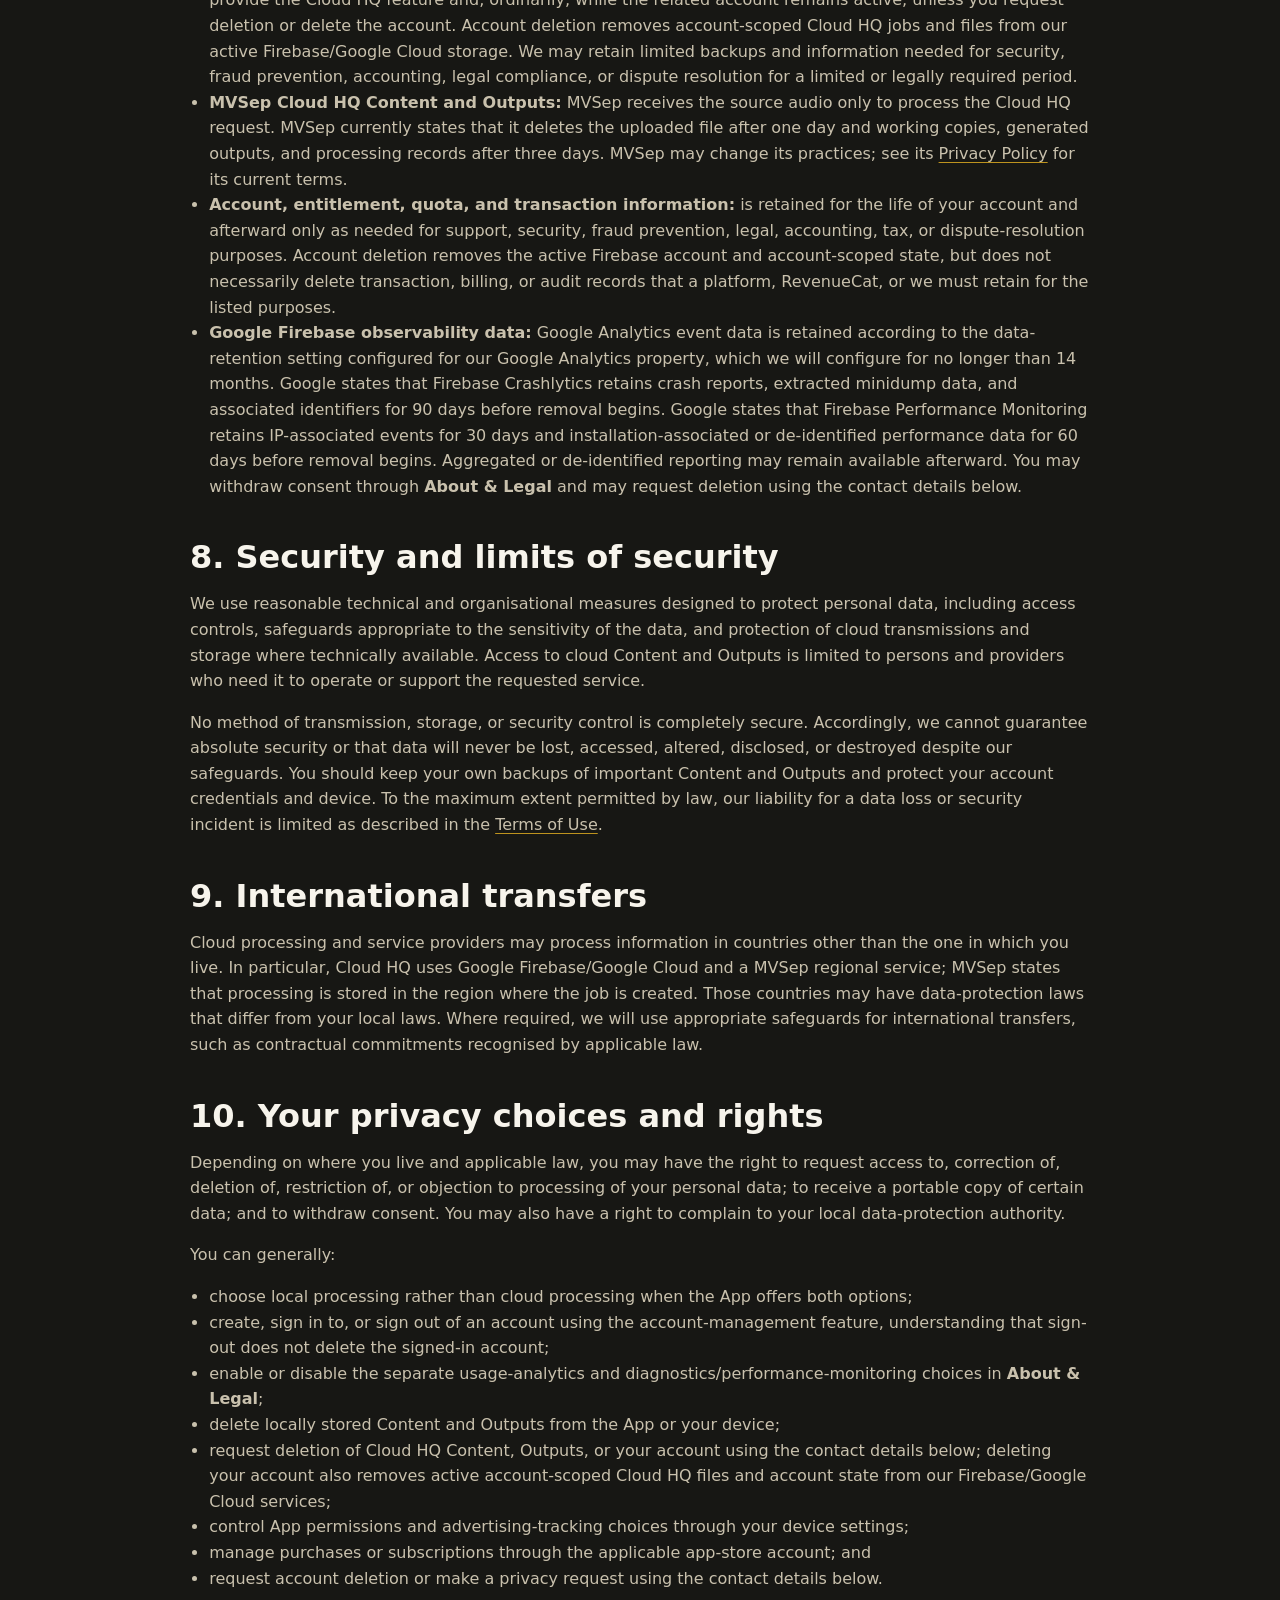
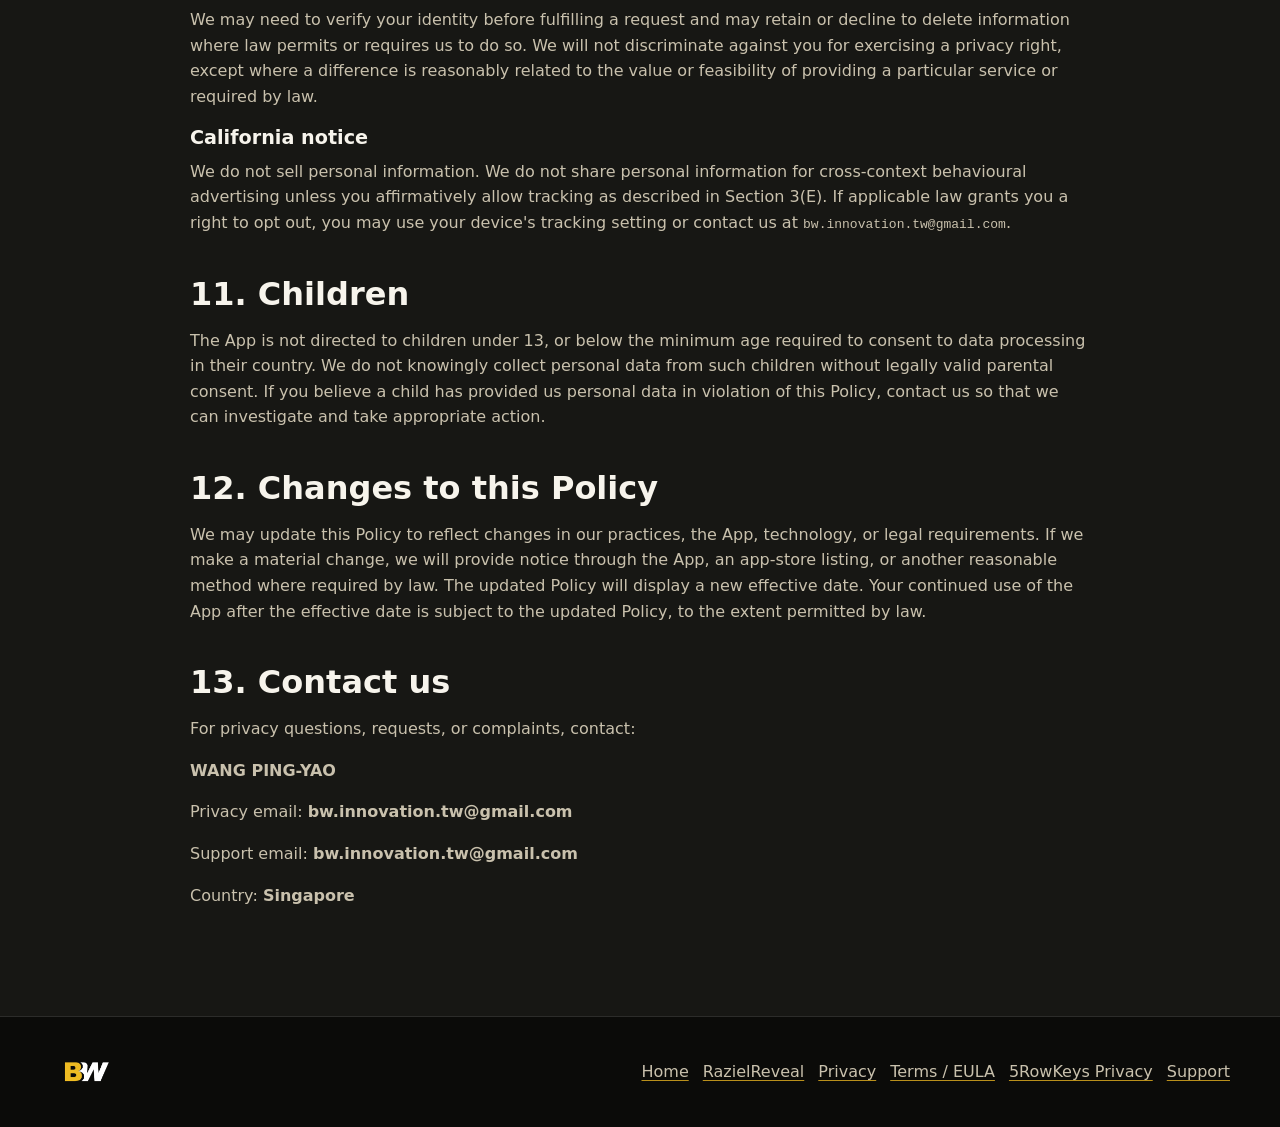
<file: apps/razielreveal/privacy.html>
<!doctype html>
<html lang="en">
  <head>
    <meta charset="utf-8">
    <meta name="viewport" content="width=device-width, initial-scale=1">
    <title>RazielReveal Privacy Policy | BW Innovation</title>
    <meta name="description" content="Privacy policy for RazielReveal by WANG PING-YAO, covering local and cloud processing, Cloud HQ, accounts, MVSep, RevenueCat, Firebase, payments, ads, retention, and privacy choices.">
    <meta property="og:title" content="RazielReveal Privacy Policy">
    <meta property="og:description" content="How RazielReveal handles local/cloud processing, Cloud HQ, accounts, MVSep, RevenueCat, Firebase observability, purchases, ads, and privacy choices.">
    <meta property="og:url" content="https://bwinnovationtw.github.io/apps/razielreveal/privacy.html">
    <link rel="icon" href="../../assets/razielreveal-icon.png">
    <link rel="stylesheet" href="../../styles.css">
  </head>
  <body class="policy-page">
    <a class="skip-link" href="#main">Skip to content</a>
    <header class="site-header">
      <div class="nav-wrap">
        <a class="brand-link" href="../../index.html" aria-label="BW Innovation home">
          <img src="../../assets/bw-logo-transparent.png" alt="BW">
          <span>BW Innovation</span>
        </a>
        <nav class="site-nav" aria-label="Main navigation">
          <a href="../../index.html#apps">Apps</a>
          <a href="index.html">RazielReveal</a>
          <a href="../harmonyangel/index.html">HarmonyAngel</a>
          <a href="../heavenly-chord-player/index.html">Heavenly Chord Player</a>
          <a href="../5rowkeys/">5RowKeys</a>
          <a href="../../support/index.html">Support</a>
          <a class="nav-social" href="https://www.instagram.com/bw.innovation.tw" target="_blank" rel="noopener"><span class="instagram-mark" aria-hidden="true"></span>FOLLOW US</a>
        </nav>
      </div>
    </header>

    <main id="main" class="policy-document">
      <p class="policy-app-name">RazielReveal</p>
      <h1>Privacy Policy</h1>
      <p class="policy-date">Effective date: 3 September 2026</p>
      <p class="policy-date">Last updated: 3 September 2026</p>
      <p>This Privacy Policy explains how <strong>WANG PING-YAO</strong> (the <strong>&ldquo;Developer,&rdquo; &ldquo;we,&rdquo; &ldquo;us,&rdquo;</strong> or <strong>&ldquo;our&rdquo;</strong>) handles personal data when you use the RazielReveal mobile application (the <strong>&ldquo;App&rdquo;</strong>). It applies to our processing of information through the App, associated cloud-processing features, support, and account services.</p>
      <p>The App can process audio either locally on your device or through cloud processing. That distinction is important: <strong>we do not collect audio content that is processed only locally on your device.</strong></p>
      <h2>1. Summary</h2>
      <ul>
        <li>We treat your account information, audio Content, and generated Outputs as private.</li>
        <li>We do not sell your personal data or your audio Content.</li>
        <li>We do not use your audio Content or Outputs to train our models, for advertising, or for unrelated purposes without your explicit, separate permission.</li>
        <li>When you choose local processing, your audio and locally generated Outputs remain on your device and are not sent to us by the App for processing.</li>
        <li>We use a guest or registered account to provide account-linked features, including cross-platform Premium-status synchronisation and Cloud HQ quota management.</li>
        <li>When you choose cloud processing, including Cloud HQ stem separation, we store and process the Content and Outputs needed to provide that feature in the cloud. Cloud HQ uses Google Firebase/Google Cloud and MVSep as service providers.</li>
        <li>If you separately opt in, we use Google Firebase services for reasonable, proportionate usage analytics, diagnostics, and performance monitoring to assess service quality and improve the user experience. We do not include audio recordings, lyrics, stems, filenames, or locally processed Outputs in ordinary analytics events.</li>
        <li>Payment credentials are handled by authorised third-party payment channels; we do not store your complete card, bank-account, or digital-wallet information.</li>
        <li>If the App displays ads, you can choose whether to allow tracking for more relevant ads. If you decline, you will receive contextual or less-personalised ads where ads are shown.</li>
      </ul>
      <h2>2. Definitions</h2>
      <p><strong>&ldquo;Content&rdquo;</strong> means audio files and related material you import, upload, or submit for processing. <strong>&ldquo;Outputs&rdquo;</strong> means audio stems and recognised musical information generated by the App, including beats, chords, melodies, lyrics, timestamps, MIDI-style note information, and song structure. <strong>&ldquo;Account Data&rdquo;</strong> means the information used to create, authenticate, secure, and administer a guest or registered account, synchronise Premium status, and administer Cloud HQ access and quota. <strong>&ldquo;Personal data&rdquo;</strong> means information that identifies, relates to, describes, or can reasonably be linked to you or your device.</p>
      <h2>3. Information we collect and why</h2>
      <h3>A. Account, authentication, Premium status, and quota information</h3>
      <p>After you accept the legal documents, the App may create or use a pseudonymous guest account so that account-linked features can work. If you create or sign in to a permanent account, we may process your email address, display name if supplied by you or your sign-in provider, account identifier, sign-in-provider identifier, authentication and account-security records, and account settings. We do not receive or store your plain-text password. Authentication is provided through Google Firebase Authentication.</p>
      <p>We use Account Data to authenticate and secure your account; link a guest account to a permanent account where you choose; support account access on supported iOS and Android devices; detect fraud, abuse, and unauthorised access; and respond to account or support requests.</p>
      <p>To synchronise and administer Premium status and Cloud HQ access, we may process your Firebase account identifier, RevenueCat app-user identifier, active entitlement status, product and store identifiers, purchase or restore status, subscription/lifetime status, billing-conflict status, and server-calculated Cloud HQ quota information, including available, reserved, used, and accrued song units and the next quota-accrual time. We use this information only to provide, validate, reconcile, secure, and support purchases, Premium access, cross-platform entitlement status, and Cloud HQ quota. We do not use it for advertising based on your musical Content.</p>
      <h3>B. Audio Content and Outputs</h3>
      <p><strong>Local processing.</strong> If you choose on-device processing, the App processes the selected audio and generates Outputs on your device. The App does not upload or collect that locally processed Content or those local Outputs for our processing. The App may keep them locally until you delete them, remove the App, or use a device or operating-system feature that removes them.</p>
      <p><strong>Cloud processing.</strong> If you choose cloud processing, we collect, transmit, store, and process the Content, relevant technical metadata, and the Outputs necessary to perform the requested service and make the results available to you. We treat these items as private. We do not sell them, use them to train models, publish them, or disclose them to advertising partners.</p>
      <p><strong>Cloud HQ stem separation.</strong> When you select Cloud HQ stem separation, we upload your selected audio file, a sanitised filename, file type and size, account and job identifiers, processing status and timestamps, and the resulting stems and ZIP archive to Google Firebase/Google Cloud services used to operate the feature. We may provide MVSep with a time-limited, signed URL that lets it retrieve the selected audio and process the requested separation. MVSep returns the resulting files to our cloud-processing workflow so that we can deliver them to you. MVSep does not receive your App account password or payment credentials from us.</p>
      <p>Cloud storage may include the input file, generated stems, ZIP archive, recognised musical information where generated, processing status, filenames you provide, file metadata, account identifier, job identifier, quota status, and timestamps. We use this information only to provide cloud processing, maintain and secure the service, troubleshoot a request you make, enforce our Terms, and comply with law. We do not use your Content or Outputs for model training, unrelated model evaluation, advertising, marketing, or sale to others without your explicit, separate permission.</p>
      <h3>C. Usage analytics, service quality, and user-experience improvement</h3>
      <p>We collect only reasonable and proportionate usage analytics, diagnostics, and performance data to assess and improve service quality and the user experience. This information helps us understand whether features work as intended, identify crashes or slow processing, resolve errors, prioritise improvements, and make the App easier and more reliable to use.</p>
      <p><strong>Your choice.</strong> These services are optional. We keep Firebase observability data collection disabled and do not send this information unless you separately enable usage analytics and/or diagnostics and performance monitoring in the legal-acceptance screen or later in <strong>About &amp; Legal</strong>. Declining or withdrawing either choice does not affect access to the App's core features.</p>
      <p><strong>Google Firebase services.</strong> If you opt in, we use Google Firebase services provided by Google LLC: Google Analytics for Firebase for usage analytics, Firebase Crashlytics for crash and non-fatal diagnostic reports, and Firebase Performance Monitoring for performance data. The selected services may process:</p>
      <ul>
        <li>feature-use events, such as whether a separation, recognition, export, cloud-processing request, purchase screen, or ad display was started, completed, cancelled, or failed;</li>
        <li>app version, operating-system version, device family or model, language or region setting, app configuration relevant to compatibility, session duration, and general device, network, and performance characteristics;</li>
        <li>pseudonymous app-installation, Firebase-installation, or analytics-instance identifiers; an IP address may be processed to derive country or region information;</li>
        <li>crash reports, non-fatal error categories, stack traces, error codes, performance measurements, timing data, CPU or memory information, and network/service diagnostics, including network request URLs without their parameters or payload content; and</li>
        <li>high-level, aggregated statistics, such as feature adoption and cloud-processing volume.</li>
      </ul>
      <p>We design our analytics events, custom traces, and non-fatal diagnostic reports not to include the audio itself, separated stems, lyrics, recognised chords, generated musical information, file names, or the contents of locally processed files. We use this information solely to operate, secure, diagnose, measure, and improve service quality and the user experience; we do not use it to identify the musical content you process or to build advertising profiles from your Content.</p>
      <p>We configure Firebase Analytics not to collect the Apple Identifier for Vendor (IDFV). Pseudonymous Firebase or analytics installation identifiers are different from the IDFV and may still be used by the selected Firebase services. Advertising identifiers and tracking for ads, if offered, are addressed separately in Section 3(E). Google processes Firebase information under its <a href="https://policies.google.com/privacy">Privacy Policy</a> and <a href="https://firebase.google.com/support/privacy">Firebase privacy and security information</a>.</p>
      <p>Where consent is required by law, we request it before collecting non-essential analytics, diagnostics, or performance data. You can withdraw consent at any time by turning off the relevant setting in <strong>About &amp; Legal</strong>. Turning a setting off stops future collection by the corresponding service; it does not retroactively delete information collected before you withdrew consent.</p>
      <h3>D. Payment and transaction information</h3>
      <p>If you make a purchase, the relevant app store or other authorised payment processor handles the payment. We do not directly collect or store your full payment-card number, bank-account details, or digital-wallet credentials.</p>
      <p>We may receive and keep the minimum transaction information needed to provide and reconcile your purchase, prevent fraud, provide support, and meet accounting or tax obligations. This may include your account or platform identifier, product purchased, transaction or order identifier, purchase date, amount, currency, country or region, tax status, subscription status, and receipt-validation result.</p>
      <h3>E. Advertising information and your tracking choice</h3>
      <p>If the App includes ads, an advertising provider may deliver ads using limited technical information, such as device or advertising identifiers, IP-address-derived approximate location, device type, operating-system version, language, ad interaction events, and other information that you allow it to use under its privacy terms and your device settings.</p>
      <p>Where required, we will ask for your permission before tracking you across apps and websites owned by other companies for personalised advertising. On Apple devices, you can select <strong>Allow</strong> to permit tracking for more relevant advertising, or <strong>Ask App Not to Track</strong> to limit such tracking. If you decline, the App will not access the advertising identifier for cross-app tracking through the App and will show contextual or less-personalised ads where ads are available. You can change this choice later in your device privacy settings, subject to the operating system's controls.</p>
      <p>We do not provide your audio Content, Outputs, or registration credentials to advertising providers. We do not knowingly use tracking for personalised advertising to users for whom such tracking is prohibited by applicable law.</p>
      <h3>F. Communications and support</h3>
      <p>If you contact us, we collect the information you choose to include, such as your name, contact details, screenshots, device information, and the substance of your request. Please do not send audio Content, passwords, or other sensitive information unless it is necessary and we specifically ask for it to resolve a support request.</p>
      <h2>4. How we use information</h2>
      <p>We use personal data only as reasonably necessary to:</p>
      <ul>
        <li>provide, operate, secure, maintain, and improve the App and the cloud-processing features you request;</li>
        <li>process Content and produce, store, retrieve, and deliver Outputs when you select cloud processing, including Cloud HQ stem separation;</li>
        <li>create and manage guest and registered accounts, authenticate users, synchronise and validate Premium status across supported platforms, administer Cloud HQ quota, process purchases, and provide customer support;</li>
        <li>monitor service performance, diagnose errors, prevent fraud, misuse, and security incidents, and enforce our Terms of Use;</li>
        <li>comply with legal obligations, respond to lawful requests, and protect rights, safety, and property; and</li>
        <li>serve advertising in accordance with your permissions and applicable law.</li>
      </ul>
      <p>We do not use Content or Outputs for model training, model evaluation unrelated to your request, advertising, marketing, or sale to others unless you give us explicit, separate permission.</p>
      <h2>5. When information is disclosed</h2>
      <p>We do not sell or rent personal data, Content, or Outputs. We do not disclose Content or Outputs to third parties for their own independent marketing, advertising, or model-training purposes.</p>
      <p>We may disclose limited information only in the following situations:</p>
      <ol>
        <li><strong>Google Firebase and Google Cloud.</strong> Google LLC provides Firebase Authentication, Cloud Firestore, Cloud Functions, Cloud Storage, and related infrastructure for our account, entitlement, quota, and Cloud HQ features. Google may process Account Data, Cloud HQ job metadata, and, when you use Cloud HQ, the input and output files needed to provide the feature.</li>
        <li><strong>MVSep Cloud HQ processing.</strong> When you choose Cloud HQ stem separation, we provide MVSep with the temporary access and information reasonably necessary to process the selected audio and return the resulting stems. MVSep's handling of the content is also subject to its <a href="https://de.mvsep.com/en/privacy-policy">Privacy Policy</a> and <a href="https://www.mvsep.com/en/terms">Terms</a>. We do not provide MVSep with your App account password or payment credentials.</li>
        <li><strong>RevenueCat.</strong> RevenueCat, Inc. provides entitlement and purchase-status management. We provide it with an account identifier and it processes purchase, subscription, and entitlement information needed to validate and synchronise Premium status. We do not provide it with your audio Content or Outputs.</li>
        <li><strong>Google Firebase observability services.</strong> If you opt in as described in Section 3(C), we share the listed usage, diagnostic, and performance information with Google LLC through Google Analytics for Firebase, Firebase Crashlytics, and Firebase Performance Monitoring. We do not send your audio Content or Outputs to these services.</li>
        <li><strong>Payment channels.</strong> The relevant app store or payment processor receives information necessary to process and validate a transaction under its own privacy policy. We receive only the transaction information described above.</li>
        <li><strong>Advertising providers.</strong> If ads are enabled, advertising providers may receive the limited technical and advertising information described in Section 3(E), subject to your permissions and their privacy terms. They do not receive your audio Content or Outputs from us.</li>
        <li><strong>Legal, safety, and rights protection.</strong> We may disclose information where we reasonably believe disclosure is necessary to comply with law, a valid legal process, or a lawful request; protect the rights, privacy, safety, or property of you, the Developer, or others; investigate suspected wrongdoing; or enforce our agreements.</li>
        <li><strong>Business transfer.</strong> If the App or the Developer's business is involved in a merger, acquisition, financing, reorganisation, bankruptcy, or sale of assets, information may be transferred as part of that transaction, subject to applicable law and continued protection consistent with this Policy.</li>
        <li><strong>With your direction or consent.</strong> We may disclose information when you ask us to do so or give your affirmative consent.</li>
      </ol>
      <h2>6. Legal bases for processing (EEA, UK, and similar regions)</h2>
      <p>Where applicable, we process personal data under one or more of these legal bases: performance of a contract with you (including providing account, Premium-status synchronisation, Cloud HQ quota, and cloud-processing features); our legitimate interests in operating, securing, improving, and protecting the App and preventing fraud or misuse, balanced against your rights; your consent (for example, where required for non-essential analytics or advertising tracking); and compliance with legal obligations.</p>
      <p>You may withdraw consent at any time using the relevant App or device setting. Withdrawal does not affect processing that occurred before withdrawal and may prevent a consent-dependent feature from working.</p>
      <h2>7. Data retention and deletion</h2>
      <p>We retain personal data only for as long as reasonably necessary for the purposes described in this Policy, unless a longer period is required or permitted by law.</p>
      <ul>
        <li><strong>Locally processed Content and Outputs:</strong> remain on your device under your control until you delete them, remove the App, or your device or operating system removes them. We do not retain a copy merely because you processed them locally.</li>
        <li><strong>Cloud HQ Content and Outputs in our Firebase/Google Cloud services:</strong> are retained while needed to provide the Cloud HQ feature and, ordinarily, while the related account remains active, unless you request deletion or delete the account. Account deletion removes account-scoped Cloud HQ jobs and files from our active Firebase/Google Cloud storage. We may retain limited backups and information needed for security, fraud prevention, accounting, legal compliance, or dispute resolution for a limited or legally required period.</li>
        <li><strong>MVSep Cloud HQ Content and Outputs:</strong> MVSep receives the source audio only to process the Cloud HQ request. MVSep currently states that it deletes the uploaded file after one day and working copies, generated outputs, and processing records after three days. MVSep may change its practices; see its <a href="https://de.mvsep.com/en/privacy-policy">Privacy Policy</a> for its current terms.</li>
        <li><strong>Account, entitlement, quota, and transaction information:</strong> is retained for the life of your account and afterward only as needed for support, security, fraud prevention, legal, accounting, tax, or dispute-resolution purposes. Account deletion removes the active Firebase account and account-scoped state, but does not necessarily delete transaction, billing, or audit records that a platform, RevenueCat, or we must retain for the listed purposes.</li>
        <li><strong>Google Firebase observability data:</strong> Google Analytics event data is retained according to the data-retention setting configured for our Google Analytics property, which we will configure for no longer than 14 months. Google states that Firebase Crashlytics retains crash reports, extracted minidump data, and associated identifiers for 90 days before removal begins. Google states that Firebase Performance Monitoring retains IP-associated events for 30 days and installation-associated or de-identified performance data for 60 days before removal begins. Aggregated or de-identified reporting may remain available afterward. You may withdraw consent through <strong>About &amp; Legal</strong> and may request deletion using the contact details below.</li>
      </ul>
      <h2>8. Security and limits of security</h2>
      <p>We use reasonable technical and organisational measures designed to protect personal data, including access controls, safeguards appropriate to the sensitivity of the data, and protection of cloud transmissions and storage where technically available. Access to cloud Content and Outputs is limited to persons and providers who need it to operate or support the requested service.</p>
      <p>No method of transmission, storage, or security control is completely secure. Accordingly, we cannot guarantee absolute security or that data will never be lost, accessed, altered, disclosed, or destroyed despite our safeguards. You should keep your own backups of important Content and Outputs and protect your account credentials and device. To the maximum extent permitted by law, our liability for a data loss or security incident is limited as described in the <a href="eula.html">Terms of Use</a>.</p>
      <h2>9. International transfers</h2>
      <p>Cloud processing and service providers may process information in countries other than the one in which you live. In particular, Cloud HQ uses Google Firebase/Google Cloud and a MVSep regional service; MVSep states that processing is stored in the region where the job is created. Those countries may have data-protection laws that differ from your local laws. Where required, we will use appropriate safeguards for international transfers, such as contractual commitments recognised by applicable law.</p>
      <h2>10. Your privacy choices and rights</h2>
      <p>Depending on where you live and applicable law, you may have the right to request access to, correction of, deletion of, restriction of, or objection to processing of your personal data; to receive a portable copy of certain data; and to withdraw consent. You may also have a right to complain to your local data-protection authority.</p>
      <p>You can generally:</p>
      <ul>
        <li>choose local processing rather than cloud processing when the App offers both options;</li>
        <li>create, sign in to, or sign out of an account using the account-management feature, understanding that sign-out does not delete the signed-in account;</li>
        <li>enable or disable the separate usage-analytics and diagnostics/performance-monitoring choices in <strong>About &amp; Legal</strong>;</li>
        <li>delete locally stored Content and Outputs from the App or your device;</li>
        <li>request deletion of Cloud HQ Content, Outputs, or your account using the contact details below; deleting your account also removes active account-scoped Cloud HQ files and account state from our Firebase/Google Cloud services;</li>
        <li>control App permissions and advertising-tracking choices through your device settings;</li>
        <li>manage purchases or subscriptions through the applicable app-store account; and</li>
        <li>request account deletion or make a privacy request using the contact details below.</li>
      </ul>
      <p>We may need to verify your identity before fulfilling a request and may retain or decline to delete information where law permits or requires us to do so. We will not discriminate against you for exercising a privacy right, except where a difference is reasonably related to the value or feasibility of providing a particular service or required by law.</p>
      <h3>California notice</h3>
      <p>We do not sell personal information. We do not share personal information for cross-context behavioural advertising unless you affirmatively allow tracking as described in Section 3(E). If applicable law grants you a right to opt out, you may use your device's tracking setting or contact us at <code>bw.innovation.tw@gmail.com</code>.</p>
      <h2>11. Children</h2>
      <p>The App is not directed to children under 13, or below the minimum age required to consent to data processing in their country. We do not knowingly collect personal data from such children without legally valid parental consent. If you believe a child has provided us personal data in violation of this Policy, contact us so that we can investigate and take appropriate action.</p>
      <h2>12. Changes to this Policy</h2>
      <p>We may update this Policy to reflect changes in our practices, the App, technology, or legal requirements. If we make a material change, we will provide notice through the App, an app-store listing, or another reasonable method where required by law. The updated Policy will display a new effective date. Your continued use of the App after the effective date is subject to the updated Policy, to the extent permitted by law.</p>
      <h2>13. Contact us</h2>
      <p>For privacy questions, requests, or complaints, contact:</p>
      <p><strong>WANG PING-YAO</strong></p>
      <p>Privacy email: <strong>bw.innovation.tw@gmail.com</strong></p>
      <p>Support email: <strong>bw.innovation.tw@gmail.com</strong></p>
      <p>Country: <strong>Singapore</strong></p>
    </main>

    <footer class="footer">
      <div class="footer-inner">
        <img src="../../assets/bw-logo-transparent.png" alt="BW Innovation">
        <div class="footer-links">
          <a href="../../index.html">Home</a>
          <a href="index.html">RazielReveal</a>
          <a href="privacy.html">Privacy</a>
          <a href="eula.html">Terms / EULA</a>
          <a href="../5rowkeys/privacy.html">5RowKeys Privacy</a>
          <a href="../../support/index.html">Support</a>
        </div>
      </div>
    </footer>
  </body>
</html>
</file>
<file: styles.css>
:root {
  --bg: #10100e;
  --bg-soft: #171714;
  --panel: #20201b;
  --panel-strong: #292820;
  --text: #f7f4ec;
  --muted: #c9c1ad;
  --line: rgba(247, 244, 236, 0.14);
  --gold: #f4bd22;
  --teal: #47d6b8;
  --coral: #ef6a5b;
  --ink: #050505;
  --shadow: 0 24px 70px rgba(0, 0, 0, 0.38);
  color-scheme: dark;
}

* {
  box-sizing: border-box;
}

html {
  scroll-behavior: smooth;
}

body {
  margin: 0;
  background: var(--bg);
  color: var(--text);
  font-family:
    Inter, ui-sans-serif, system-ui, -apple-system, BlinkMacSystemFont,
    "Segoe UI", sans-serif;
  line-height: 1.6;
  letter-spacing: 0;
}

img {
  display: block;
  max-width: 100%;
}

a {
  color: inherit;
  text-decoration-color: rgba(244, 189, 34, 0.75);
  text-underline-offset: 0.18em;
}

a:hover {
  color: var(--gold);
}

.site-header {
  position: sticky;
  top: 0;
  z-index: 20;
  border-bottom: 1px solid var(--line);
  background: rgba(16, 16, 14, 0.9);
  backdrop-filter: blur(18px);
}

.nav-wrap {
  width: min(1180px, calc(100% - 32px));
  margin: 0 auto;
  min-height: 72px;
  display: flex;
  align-items: center;
  justify-content: space-between;
  gap: 24px;
}

.brand-link {
  display: inline-flex;
  align-items: center;
  gap: 12px;
  min-width: 0;
  text-decoration: none;
}

.brand-link img {
  width: 76px;
  height: auto;
}

.brand-link span {
  font-weight: 800;
  white-space: nowrap;
}

.site-nav {
  display: flex;
  flex-wrap: wrap;
  align-items: center;
  justify-content: flex-end;
  gap: 8px 18px;
  color: var(--muted);
  font-size: 0.95rem;
}

.site-nav a {
  text-decoration: none;
}

.site-nav .nav-social {
  display: inline-flex;
  align-items: center;
  gap: 7px;
  font-weight: 800;
}

.instagram-mark {
  position: relative;
  width: 16px;
  height: 16px;
  flex: 0 0 16px;
  border-radius: 5px;
  background:
    radial-gradient(circle at 30% 105%, #fdf497 0 16%, #fd5949 42%, #d6249f 62%, #285aeb 100%);
}

.instagram-mark::before {
  content: "";
  position: absolute;
  inset: 4px;
  border: 2px solid #fff;
  border-radius: 50%;
}

.instagram-mark::after {
  content: "";
  position: absolute;
  top: 3px;
  right: 3px;
  width: 3px;
  height: 3px;
  border-radius: 50%;
  background: #fff;
}

.site-nav a[aria-current="page"] {
  color: var(--text);
}

.hero {
  position: relative;
  overflow: hidden;
  min-height: min(760px, 78svh);
  border-bottom: 1px solid var(--line);
  background:
    linear-gradient(90deg, rgba(16, 16, 14, 0.98) 0%, rgba(16, 16, 14, 0.82) 55%, rgba(16, 16, 14, 0.65) 100%),
    var(--bg);
}

.hero::before {
  content: "";
  position: absolute;
  inset: 0;
  background-image:
    linear-gradient(rgba(255, 255, 255, 0.035) 1px, transparent 1px),
    linear-gradient(90deg, rgba(255, 255, 255, 0.035) 1px, transparent 1px);
  background-size: 56px 56px;
  mask-image: linear-gradient(90deg, black, transparent 82%);
  pointer-events: none;
}

.hero-inner {
  position: relative;
  width: min(1180px, calc(100% - 32px));
  margin: 0 auto;
  padding: clamp(72px, 10vw, 132px) 0 96px;
}

.hero-copy {
  max-width: 720px;
}

.splash-showcase {
  position: relative;
  z-index: 1;
  display: grid;
  grid-template-columns: repeat(3, minmax(0, 1fr));
  gap: 18px;
  margin-top: clamp(42px, 7vw, 72px);
}

.splash-app {
  display: flex;
  min-height: 100%;
  flex-direction: column;
  padding: 18px;
  border: 1px solid rgba(247, 244, 236, 0.18);
  border-radius: 8px;
  background: rgba(32, 32, 27, 0.86);
  box-shadow: 0 18px 44px rgba(0, 0, 0, 0.26);
  backdrop-filter: blur(14px);
}

.splash-app-media {
  aspect-ratio: 16 / 9;
  overflow: hidden;
  margin-bottom: 18px;
  border: 1px solid rgba(247, 244, 236, 0.12);
  border-radius: 8px;
  background: #080806;
}

.splash-app-media img {
  width: 100%;
  height: 100%;
  object-fit: cover;
}

.splash-app-media.portrait {
  background: #050505;
}

.splash-app-media.portrait img {
  object-fit: contain;
  object-position: top center;
}

.splash-app-header {
  display: flex;
  align-items: center;
  gap: 14px;
  margin-bottom: 14px;
}

.splash-app-header img {
  width: 56px;
  height: 56px;
  border-radius: 8px;
}

.splash-app-header h2 {
  margin-bottom: 4px;
  font-size: clamp(1.2rem, 2vw, 1.7rem);
  line-height: 1.08;
}

.splash-app-header p {
  margin: 0;
  color: var(--gold);
  font-size: 0.78rem;
  font-weight: 800;
  letter-spacing: 0.08em;
  text-transform: uppercase;
}

.splash-app > p {
  color: var(--muted);
}

.splash-actions {
  display: flex;
  flex-wrap: wrap;
  gap: 10px;
  margin-top: auto;
  padding-top: 16px;
}

.splash-actions .button {
  min-height: 42px;
  padding: 0 14px;
  font-size: 0.9rem;
}

.eyebrow {
  display: inline-flex;
  align-items: center;
  gap: 10px;
  margin: 0 0 22px;
  color: var(--gold);
  font-size: 0.78rem;
  font-weight: 800;
  letter-spacing: 0.14em;
  text-transform: uppercase;
}

.eyebrow::before {
  content: "";
  width: 34px;
  height: 2px;
  background: var(--gold);
}

h1,
h2,
h3,
p {
  margin-top: 0;
}

h1 {
  margin-bottom: 22px;
  font-size: clamp(3.1rem, 9vw, 7.25rem);
  line-height: 0.9;
  letter-spacing: 0;
}

.product-page h1 {
  font-size: clamp(3rem, 8vw, 6.25rem);
}

h2 {
  margin-bottom: 18px;
  font-size: clamp(2rem, 5vw, 3.8rem);
  line-height: 1;
  letter-spacing: 0;
}

h3 {
  margin-bottom: 10px;
  font-size: 1.2rem;
  line-height: 1.2;
}

.lede {
  max-width: 700px;
  color: #eee7d7;
  font-size: clamp(1.15rem, 2vw, 1.42rem);
}

.hero-actions,
.card-actions,
.policy-actions,
.support-actions {
  display: flex;
  flex-wrap: wrap;
  gap: 12px;
  margin-top: 32px;
}

.button {
  display: inline-flex;
  align-items: center;
  justify-content: center;
  min-height: 46px;
  padding: 0 18px;
  border: 1px solid rgba(247, 244, 236, 0.18);
  border-radius: 8px;
  background: rgba(247, 244, 236, 0.07);
  color: var(--text);
  font-weight: 800;
  text-decoration: none;
}

.button.primary {
  border-color: var(--gold);
  background: var(--gold);
  color: var(--ink);
}

.button:hover {
  transform: translateY(-1px);
}

.hero-media {
  position: absolute;
  inset: 0;
  pointer-events: none;
}

.hero-logo {
  position: absolute;
  right: max(24px, calc((100vw - 1180px) / 2));
  bottom: 52px;
  width: min(34vw, 270px);
  border-radius: 8px;
  box-shadow: var(--shadow);
  opacity: 0.96;
}

.home-shot {
  position: absolute;
  right: max(18px, calc((100vw - 1180px) / 2));
  width: min(52vw, 650px);
  border: 1px solid rgba(247, 244, 236, 0.14);
  border-radius: 8px;
  box-shadow: var(--shadow);
  opacity: 0.58;
}

.home-shot.one {
  top: 84px;
  transform: rotate(2deg);
}

.home-shot.two {
  top: 260px;
  right: max(120px, calc((100vw - 1000px) / 2));
  transform: rotate(-3deg);
}

.section {
  padding: clamp(64px, 9vw, 112px) 0;
}

.section.alt {
  background: var(--bg-soft);
}

.section-inner {
  width: min(1180px, calc(100% - 32px));
  margin: 0 auto;
}

.section-kicker {
  margin-bottom: 10px;
  color: var(--gold);
  font-weight: 800;
  letter-spacing: 0.12em;
  text-transform: uppercase;
  font-size: 0.78rem;
}

.split {
  display: grid;
  grid-template-columns: minmax(0, 0.9fr) minmax(280px, 1.1fr);
  gap: clamp(32px, 6vw, 76px);
  align-items: center;
}

.studio-mark {
  display: grid;
  place-items: center;
  min-height: 340px;
  border: 1px solid var(--line);
  border-radius: 8px;
  background: #050505;
  box-shadow: var(--shadow);
}

.studio-mark img {
  width: min(62%, 277px);
}

.text-block {
  color: var(--muted);
  font-size: 1.05rem;
}

.text-block strong {
  color: var(--text);
}

.app-grid {
  display: grid;
  grid-template-columns: repeat(2, minmax(0, 1fr));
  gap: 22px;
}

@media (min-width: 1120px) {
  .app-grid {
    grid-template-columns: repeat(4, minmax(0, 1fr));
  }
}

.app-card {
  overflow: hidden;
  border: 1px solid var(--line);
  border-radius: 8px;
  background: var(--panel);
  box-shadow: 0 18px 44px rgba(0, 0, 0, 0.22);
}

.app-card-media {
  aspect-ratio: 16 / 10;
  overflow: hidden;
  background: #080806;
}

.app-card-media img {
  width: 100%;
  height: 100%;
  object-fit: cover;
}

.app-card-media.portrait {
  background: #050505;
}

.app-card-media.portrait img {
  object-fit: contain;
  object-position: top center;
}

.keys-catalog-media {
  background: #ced3d8;
}

.keys-catalog-media img {
  object-fit: contain;
}

.app-card-body {
  padding: 24px;
}

.app-title-row {
  display: flex;
  align-items: center;
  gap: 14px;
  margin-bottom: 16px;
}

.app-title-row img {
  width: 58px;
  height: 58px;
  border-radius: 8px;
}

.app-title-row p,
.meta-line {
  margin: 3px 0 0;
  color: var(--gold);
  font-size: 0.84rem;
  font-weight: 800;
  text-transform: uppercase;
  letter-spacing: 0.08em;
}

.app-card p {
  color: var(--muted);
}

.feature-grid {
  display: grid;
  grid-template-columns: repeat(3, minmax(0, 1fr));
  gap: 18px;
}

.feature-card {
  min-height: 180px;
  padding: 22px;
  border: 1px solid var(--line);
  border-radius: 8px;
  background: var(--panel);
}

.feature-card p {
  color: var(--muted);
}

.product-hero {
  min-height: min(720px, 76svh);
}

.product-icon {
  width: 104px;
  height: 104px;
  margin-bottom: 24px;
  border-radius: 22px;
  box-shadow: var(--shadow);
}

.product-shot {
  position: absolute;
  right: max(18px, calc((100vw - 1180px) / 2));
  top: 105px;
  width: min(50vw, 680px);
  border: 1px solid rgba(247, 244, 236, 0.14);
  border-radius: 8px;
  box-shadow: var(--shadow);
  opacity: 0.68;
}

.product-shot.portrait {
  top: 82px;
  right: max(42px, calc((100vw - 1040px) / 2));
  width: min(28vw, 320px);
}

.product-layout {
  display: grid;
  grid-template-columns: minmax(0, 0.95fr) minmax(300px, 1.05fr);
  gap: clamp(30px, 5vw, 70px);
  align-items: start;
}

.shot-stack {
  display: grid;
  gap: 16px;
}

.shot-stack img {
  border: 1px solid var(--line);
  border-radius: 8px;
  box-shadow: 0 18px 44px rgba(0, 0, 0, 0.25);
}

.screenshot-grid {
  display: grid;
  grid-template-columns: repeat(3, minmax(0, 1fr));
  gap: 18px;
  margin-top: 34px;
}

.demo-layout {
  display: grid;
  grid-template-columns: minmax(260px, 0.82fr) minmax(320px, 1.18fr);
  gap: clamp(30px, 5vw, 70px);
  align-items: center;
}

.demo-video-frame {
  overflow: hidden;
  border: 1px solid var(--line);
  border-radius: 8px;
  background: #050505;
  box-shadow: var(--shadow);
}

.demo-video-frame video {
  display: block;
  width: 100%;
  max-height: min(720px, 76svh);
  background: #050505;
}

.screenshot-card {
  overflow: hidden;
  margin: 0;
  border: 1px solid var(--line);
  border-radius: 8px;
  background: var(--panel);
  box-shadow: 0 18px 44px rgba(0, 0, 0, 0.22);
}

.screenshot-card img {
  width: 100%;
  aspect-ratio: 689 / 920;
  object-fit: cover;
  object-position: top center;
}

.screenshot-card figcaption {
  padding: 14px 16px 16px;
  color: var(--muted);
  font-weight: 700;
}

.detail-list {
  display: grid;
  gap: 14px;
  margin: 26px 0 0;
  padding: 0;
  list-style: none;
}

.detail-list li {
  padding-left: 20px;
  border-left: 3px solid var(--gold);
  color: var(--muted);
}

.privacy-summary {
  display: grid;
  grid-template-columns: repeat(3, minmax(0, 1fr));
  gap: 18px;
  margin-top: 34px;
}

.privacy-point {
  padding: 22px;
  border: 1px solid var(--line);
  border-radius: 8px;
  background: var(--panel);
}

.privacy-point strong {
  display: block;
  margin-bottom: 6px;
  color: var(--text);
}

.privacy-point span {
  color: var(--muted);
}

.policy-page {
  background: var(--bg-soft);
}

.policy-document {
  width: min(900px, calc(100% - 32px));
  margin: 0 auto;
  padding: clamp(54px, 8vw, 92px) 0;
}

.policy-app-name {
  display: inline-flex;
  align-items: center;
  gap: 10px;
  margin: 0 0 8px;
  color: var(--muted);
  font-size: 1.05rem;
  font-weight: 700;
}

.policy-app-name::before {
  content: "";
  width: 34px;
  height: 2px;
  background: var(--muted);
}

.policy-document h1 {
  font-size: clamp(2.8rem, 7vw, 5rem);
}

.policy-date {
  margin-bottom: 44px;
  color: var(--muted);
  font-size: 1.05rem;
}

.policy-document h2 {
  margin-top: 42px;
  font-size: clamp(1.5rem, 3vw, 2rem);
}

.policy-document p,
.policy-document li {
  color: var(--muted);
}

.policy-document ul {
  padding-left: 1.2rem;
}

.support-band {
  border-top: 1px solid var(--line);
  border-bottom: 1px solid var(--line);
  background: var(--panel-strong);
}

.support-panel {
  display: grid;
  grid-template-columns: 1fr auto;
  gap: 28px;
  align-items: center;
}

.contact-list {
  display: grid;
  gap: 12px;
  margin: 30px 0 0;
  padding: 0;
  list-style: none;
}

.contact-list a {
  font-size: clamp(1.2rem, 3vw, 2.2rem);
  font-weight: 800;
}

.footer {
  padding: 34px 0;
  border-top: 1px solid var(--line);
  color: var(--muted);
  background: #0b0b09;
}

.footer-inner {
  width: min(1180px, calc(100% - 32px));
  margin: 0 auto;
  display: flex;
  flex-wrap: wrap;
  align-items: center;
  justify-content: space-between;
  gap: 18px;
}

.footer img {
  width: 72px;
}

.footer-links {
  display: flex;
  flex-wrap: wrap;
  gap: 14px;
}

.skip-link {
  position: absolute;
  left: 12px;
  top: -48px;
  z-index: 100;
  padding: 10px 12px;
  border-radius: 8px;
  background: var(--gold);
  color: var(--ink);
  font-weight: 800;
}

.skip-link:focus {
  top: 12px;
}

@media (max-width: 900px) {
  .nav-wrap {
    align-items: flex-start;
    flex-direction: column;
    padding: 14px 0;
    gap: 12px;
  }

  .site-nav {
    justify-content: flex-start;
  }

  .hero-inner {
    padding-top: 58px;
  }

  .hero-logo,
  .home-shot,
  .product-shot {
    opacity: 0.28;
    width: 78vw;
    right: -18vw;
  }

  .product-shot.portrait {
    width: 46vw;
    right: -4vw;
  }

  .home-shot.two {
    top: 330px;
    right: -12vw;
  }

  .split,
  .splash-showcase,
  .feature-grid,
  .screenshot-grid,
  .demo-layout,
  .product-layout,
  .privacy-summary,
  .support-panel {
    grid-template-columns: 1fr;
  }

  .studio-mark {
    min-height: 260px;
  }
}

@media (max-width: 560px) {
  .app-grid {
    grid-template-columns: 1fr;
  }

  .brand-link span {
    white-space: normal;
  }

  .site-nav {
    font-size: 0.9rem;
    gap: 7px 12px;
  }

  .hero {
    min-height: auto;
  }

  .hero-inner {
    padding-bottom: 72px;
  }

  .button {
    width: 100%;
  }

  .app-title-row {
    align-items: flex-start;
  }

  .footer-inner {
    align-items: flex-start;
    flex-direction: column;
  }
}
</file>
<file: apps/5rowkeys/styles.css>
.keys-site {
  --bg: #fcfcfd;
  --bg-soft: #f1f4f8;
  --text: #171c25;
  --muted: #505a69;
  --line: #d6dce5;
  --keys-stage: #e9eff8;
  --keys-accent: #1d53ae;
  --keys-status-ink: #205d4e;
  --keys-status-bg: #dbeee6;
  --keys-shadow: 0 16px 40px rgb(43 62 95 / 16%);
  color-scheme: light;
}

.keys-site a {
  text-decoration-color: currentColor;
}

.keys-site a:hover {
  color: var(--keys-accent);
}

.keys-site :focus-visible {
  outline: 2px solid var(--keys-accent);
  outline-offset: 4px;
}

.keys-site .skip-link {
  background: var(--text);
  color: var(--bg);
}

.keys-site .site-header {
  background: var(--bg);
}

.keys-site .brand-link img,
.keys-site .footer img {
  width: 60px;
  height: auto;
  border-radius: 6px;
  background: #171a20;
}

.keys-site [aria-current="page"] {
  color: var(--text);
  font-weight: 700;
}

.keys-site .footer {
  background: var(--bg);
  padding: 24px 0;
  font-size: 0.9rem;
}

.keys-wrap {
  width: min(1000px, calc(100% - 48px));
  margin-inline: auto;
}

.keys-hero {
  padding: 34px 0 35px;
  border-bottom: 1px solid var(--line);
  background: var(--keys-stage);
  text-align: center;
}

.keys-icon {
  margin: 0 auto 10px;
  border-radius: 13px;
  box-shadow: 0 3px 12px rgb(12 61 145 / 16%);
}

.keys-site h1 {
  margin-bottom: 12px;
  font-size: 4.25rem;
  line-height: 1.05;
}

.keys-hero h1 {
  font-size: 3.55rem;
  line-height: 1.1;
  text-wrap: balance;
}

.keys-tagline {
  max-width: 54ch;
  margin: 0 auto 14px;
  color: var(--muted);
  font-size: 1.18rem;
  text-wrap: balance;
}

.keys-hero-actions {
  display: flex;
  flex-wrap: wrap;
  align-items: center;
  justify-content: center;
  gap: 4px 16px;
  font-size: 0.9rem;
  font-weight: 650;
}

.keys-hero-actions a,
.keys-links a {
  display: inline-flex;
  align-items: center;
  min-height: 44px;
  color: var(--keys-accent);
}

.keys-status {
  display: inline-flex;
  align-items: center;
  gap: 8px;
  padding: 3px 10px;
  border-radius: 100px;
  color: var(--keys-status-ink);
  background: var(--keys-status-bg);
}

.keys-status::before {
  width: 7px;
  height: 7px;
  border-radius: 50%;
  background: currentColor;
  content: "";
}

.keys-hero-preview {
  width: min(100%, 430px);
  margin: 16px auto 0;
}

.keys-hero-preview img,
.keys-preview img {
  width: 100%;
  height: auto;
  border-radius: 8px;
}

.keys-hero-preview img {
  box-shadow: var(--keys-shadow);
}

.keys-band {
  padding-block: 52px;
}

.keys-alt {
  border-block: 1px solid var(--line);
  background: var(--bg-soft);
}

.keys-site h2 {
  margin-bottom: 12px;
  font-size: 2rem;
  line-height: 1.15;
  text-wrap: balance;
}

.keys-site h3 {
  margin-bottom: 8px;
  font-size: 1.08rem;
  line-height: 1.3;
}

.keys-band p,
.keys-document p,
.keys-document li,
.keys-comparison li {
  color: var(--muted);
}

.keys-preview {
  margin: 0;
}

.keys-preview figcaption {
  margin-top: 8px;
  color: var(--muted);
  font-size: 0.85rem;
}

.keys-mode-gallery,
.keys-plus-previews {
  display: grid;
  gap: 16px;
  margin-top: 24px;
}

.keys-mode-gallery {
  grid-template-columns: minmax(0, 1fr) minmax(0, 1.024fr) minmax(0, 2.071fr);
}

.keys-mode-gallery a {
  display: block;
  border-radius: 8px;
}

.keys-plus-previews {
  grid-template-columns: repeat(2, minmax(0, 1fr));
}

.keys-layout {
  display: grid;
  grid-template-columns: minmax(0, 2fr) minmax(0, 3fr);
  align-items: center;
  gap: 36px;
}

.keys-layout p,
.keys-feature-row p,
.keys-pricing p {
  margin-bottom: 0;
}

.keys-feature-row {
  display: grid;
  grid-template-columns: repeat(3, minmax(0, 1fr));
  gap: 28px;
  margin-top: 30px;
  padding-top: 24px;
  border-top: 1px solid var(--line);
}

.keys-languages {
  display: grid;
  grid-template-columns: repeat(3, minmax(0, 1fr));
  gap: 7px 15px;
  margin: 0;
  padding: 0;
  list-style: none;
}

.keys-languages li {
  border-bottom: 1px solid var(--line);
  padding: 5px 0;
  font-size: 0.93rem;
}

.keys-comparison {
  display: grid;
  grid-template-columns: repeat(2, minmax(0, 1fr));
  gap: 28px;
  margin: 24px 0;
}

.keys-comparison > div {
  border-top: 2px solid var(--line);
  padding-top: 16px;
}

.keys-comparison > div:last-child {
  border-color: var(--keys-accent);
}

.keys-comparison h3 {
  font-size: 1.25rem;
}

.keys-comparison ul {
  margin: 0;
  padding-inline-start: 1.2em;
}

.keys-comparison li + li,
.keys-document li + li {
  margin-top: 4px;
}

.keys-pricing {
  border-top: 1px solid var(--line);
  padding-top: 22px;
}

.keys-prices {
  display: grid;
  grid-template-columns: repeat(4, minmax(0, 1fr));
  gap: 16px;
  margin: 16px 0;
}

.keys-prices dt,
.keys-price-note {
  color: var(--muted);
  font-size: 0.88rem;
}

.keys-prices dd {
  margin: 0;
}

.keys-prices dd:not(.keys-price-note) {
  font-size: 1.3rem;
  font-weight: 700;
  font-variant-numeric: tabular-nums;
}

.keys-prose {
  max-width: 64ch;
}

.keys-links {
  display: flex;
  flex-wrap: wrap;
  align-items: center;
  gap: 0 20px;
}

.keys-jump {
  column-gap: 16px;
}

.keys-document {
  width: min(710px, calc(100% - 48px));
  margin: 0 auto;
  padding-block: 52px;
  overflow-wrap: anywhere;
}

.keys-document h1 {
  font-size: 3.5rem;
}

.keys-document h2 {
  font-size: 1.5rem;
  scroll-margin-top: 96px;
}

.keys-document .policy-date {
  margin-bottom: 28px;
  font-size: 1rem;
}

.keys-document section,
.keys-document > h2 {
  margin-top: 32px;
}

.keys-document section {
  border-top: 1px solid var(--line);
  padding-top: 24px;
}

.keys-document section > :last-child {
  margin-bottom: 0;
}

.keys-document a,
.keys-breadcrumb a {
  color: var(--keys-accent);
}

.keys-document ol {
  padding-inline-start: 1.45em;
}

.keys-setup-steps li + li {
  margin-top: 12px;
}

.keys-faq details + details {
  border-top: 1px solid var(--line);
}

.keys-faq summary {
  padding-block: 10px;
  font-weight: 650;
  cursor: pointer;
}

.keys-faq details p {
  margin-bottom: 12px;
}

.keys-document .keys-breadcrumb {
  margin-bottom: 8px;
  font-size: 0.95rem;
  font-weight: 700;
}

@media (prefers-color-scheme: dark) {
  .keys-site {
    --bg: #15181e;
    --bg-soft: #1b2028;
    --text: #f3f5f8;
    --muted: #b6c0ce;
    --line: #39424f;
    --keys-stage: #212a38;
    --keys-accent: #a6c7ff;
    --keys-status-ink: #a9e3cb;
    --keys-status-bg: #263d36;
    --keys-shadow: 0 16px 40px rgb(0 0 0 / 25%);
    color-scheme: dark;
  }
}

@media (max-width: 900px) {
  .keys-site .site-header {
    position: static;
  }
}

@media (max-width: 700px) {
  .keys-mode-gallery {
    grid-template-columns: minmax(0, 1fr) minmax(0, 1.024fr);
  }

  .keys-mode-gallery > :last-child {
    grid-column: 1 / -1;
  }

  .keys-layout {
    grid-template-columns: 1fr;
    gap: 20px;
  }

  .keys-feature-row {
    grid-template-columns: 1fr;
    gap: 18px;
  }
}

@media (max-width: 540px) {
  .keys-wrap,
  .keys-document {
    width: calc(100% - 32px);
  }

  .keys-hero,
  .keys-band,
  .keys-document {
    padding-block: 30px;
  }

  .keys-site h1 {
    font-size: 3rem;
  }

  .keys-hero h1 {
    font-size: 2.35rem;
  }

  .keys-document h1 {
    font-size: 2.45rem;
  }

  .keys-site h2 {
    font-size: 1.65rem;
  }

  .keys-document h2 {
    font-size: 1.35rem;
    scroll-margin-top: 16px;
  }

  .keys-tagline {
    font-size: 1.05rem;
  }

  .keys-languages,
  .keys-prices {
    grid-template-columns: repeat(2, minmax(0, 1fr));
  }

  .keys-comparison,
  .keys-plus-previews {
    grid-template-columns: 1fr;
    gap: 22px;
  }
}
</file>
